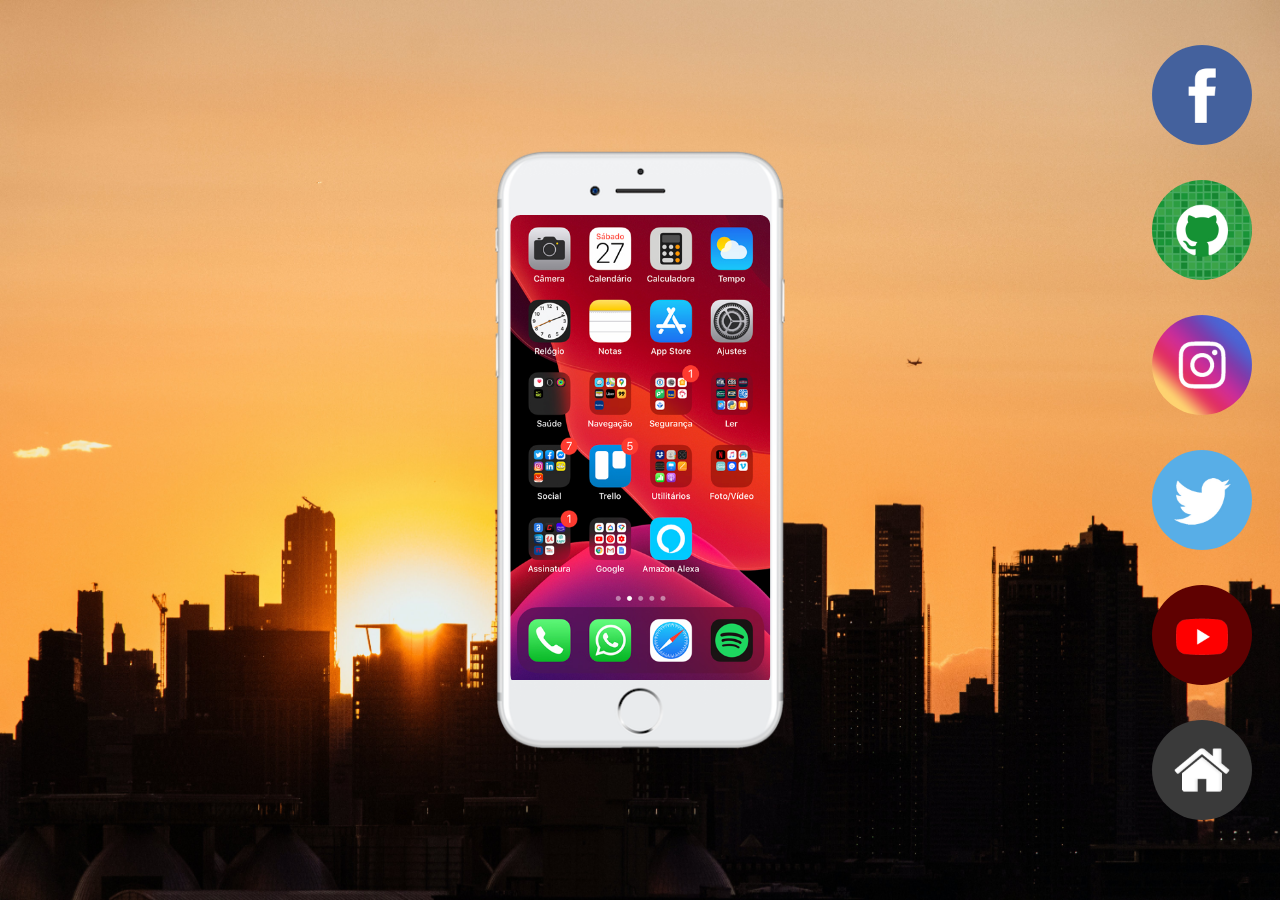
<file: index.html>
<!DOCTYPE html>
<html lang="pt-br">
<head>
    <meta charset="UTF-8">
    <meta name="viewport" content="width=device-width, initial-scale=1.0">
    <title>Projeto Redes Sociais</title>
    <link rel="stylesheet" href="styles/style.css">
    <link rel="stylesheet" href="styles/media.css">
    <link rel="stylesheet" href="styles/mediapq.css">
    <link rel="stylesheet" href="styles/mediacel.css">
    <link rel="shortcut icon" href="pacote-d013/imagens/favicon.ico" type="image/x-icon">
</head>
<body>
    <section class="fundo"> <!--Para colocar a tela do celular-->
        <nav> <!--Criando os ícones-->
            <a href="paginas-telas/pag01.html" target="frame"> <!--Colocando todo o ícone como link-->
                <div class="logofacebook"> </div> <!--Ícone que posso estabelecer a imagem dele no CSS-->
            </a>
            <a href="paginas-telas/pag02.html" target="frame"> <!--Lembrando que o target do link será para o frame, na qual eu nomiei ele lá embaixo com a tag 'name="frame"'-->
                <div class="logogithub" > </div>
            </a>
            <a href="paginas-telas/pag03.html" target="frame">
                <div class="logoinstagram"> </div>
            </a>
            <a href="paginas-telas/pag04.html" target="frame">
                <div class="logotwitter"> </div>
            </a>
            <a href="paginas-telas/pag05.html" target="frame">
                <div class="logoyoutube"> </div>
            </a>
            
            <a href="paginas-telas/paghome.html" target="frame">
                <div class="home"> </div>
            </a>
        </nav>
        <article class="iphone">

            <iframe src="paginas-telas/paghome.html" name="frame"  frameborder="0" referrerpolicy="no-referrer">
            </iframe>

            </article>

        </article>
    </section>

</body>
</html>
</file>
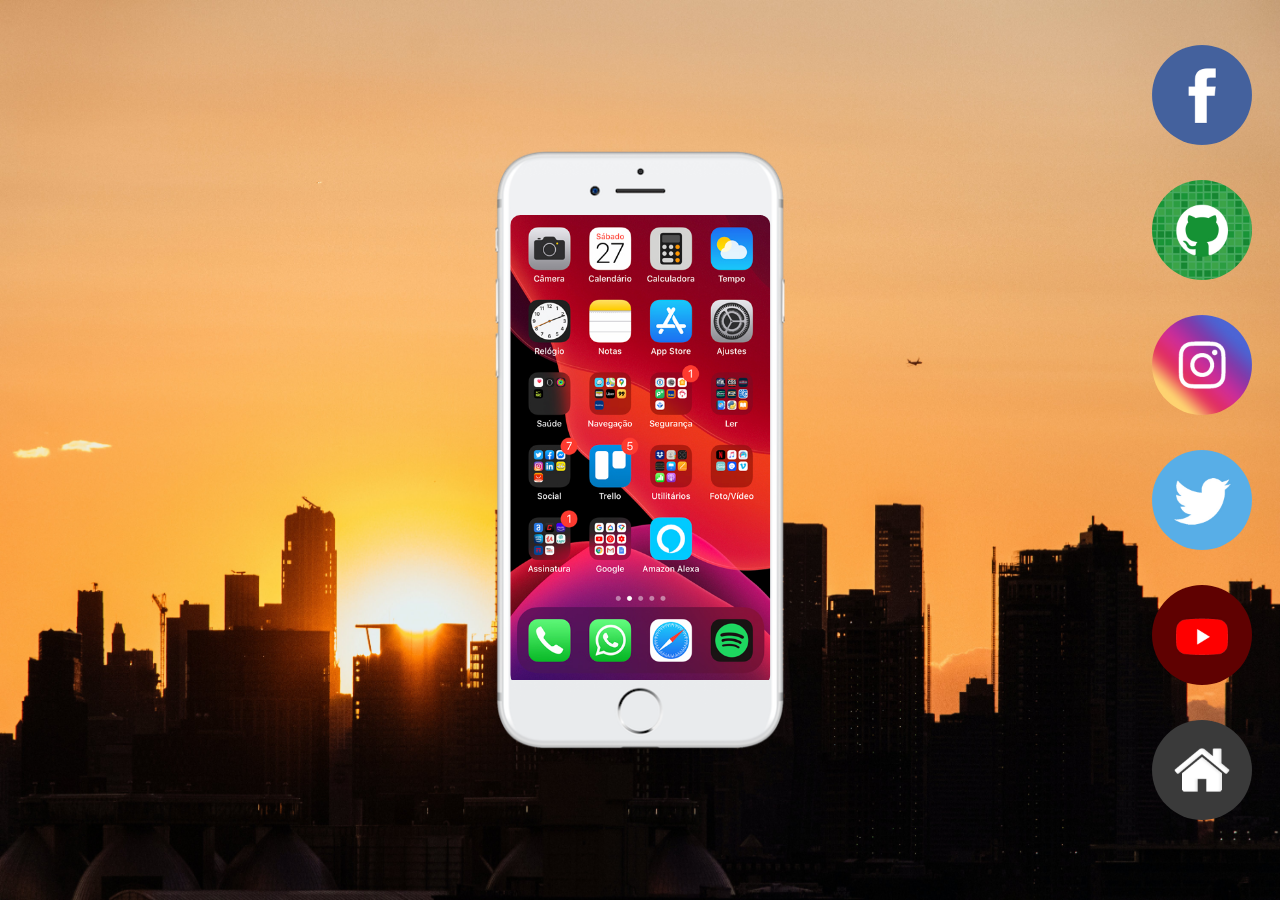
<file: projetoredessociais.html>
<!DOCTYPE html>
<html lang="pt-br">
<head>
    <meta charset="UTF-8">
    <meta name="viewport" content="width=device-width, initial-scale=1.0">
    <title>Projeto Redes Sociais</title>
    <link rel="stylesheet" href="styles/style.css">
    <link rel="stylesheet" href="styles/media.css">
    <link rel="stylesheet" href="styles/mediapq.css">
    <link rel="shortcut icon" href="pacote-d013/imagens/favicon.ico" type="image/x-icon">
</head>
<body>
    <section class="fundo"> <!--Para colocar a tela do celular-->
        <nav> <!--Criando os ícones-->
            <a href="paginas-telas/pag01.html" target="frame"> <!--Colocando todo o ícone como link-->
                <div class="logofacebook"> </div> <!--Ícone que posso estabelecer a imagem dele no CSS-->
            </a>
            <a href="paginas-telas/pag02.html" target="frame"> <!--Lembrando que o target do link será para o frame, na qual eu nomiei ele lá embaixo com a tag 'name="frame"'-->
                <div class="logogithub" > </div>
            </a>
            <a href="paginas-telas/pag03.html" target="frame">
                <div class="logoinstagram"> </div>
            </a>
            <a href="paginas-telas/pag04.html" target="frame">
                <div class="logotwitter"> </div>
            </a>
            <a href="paginas-telas/pag05.html" target="frame">
                <div class="logoyoutube"> </div>
            </a>
            
            <a href="paginas-telas/paghome.html" target="frame">
                <div class="home"> </div>
            </a>
        </nav>
        <article class="iphone">

            <iframe src="paginas-telas/paghome.html" name="frame"  frameborder="0" referrerpolicy="no-referrer">
            </iframe>

            </article>

        </article>
    </section>

</body>
</html>
</file>
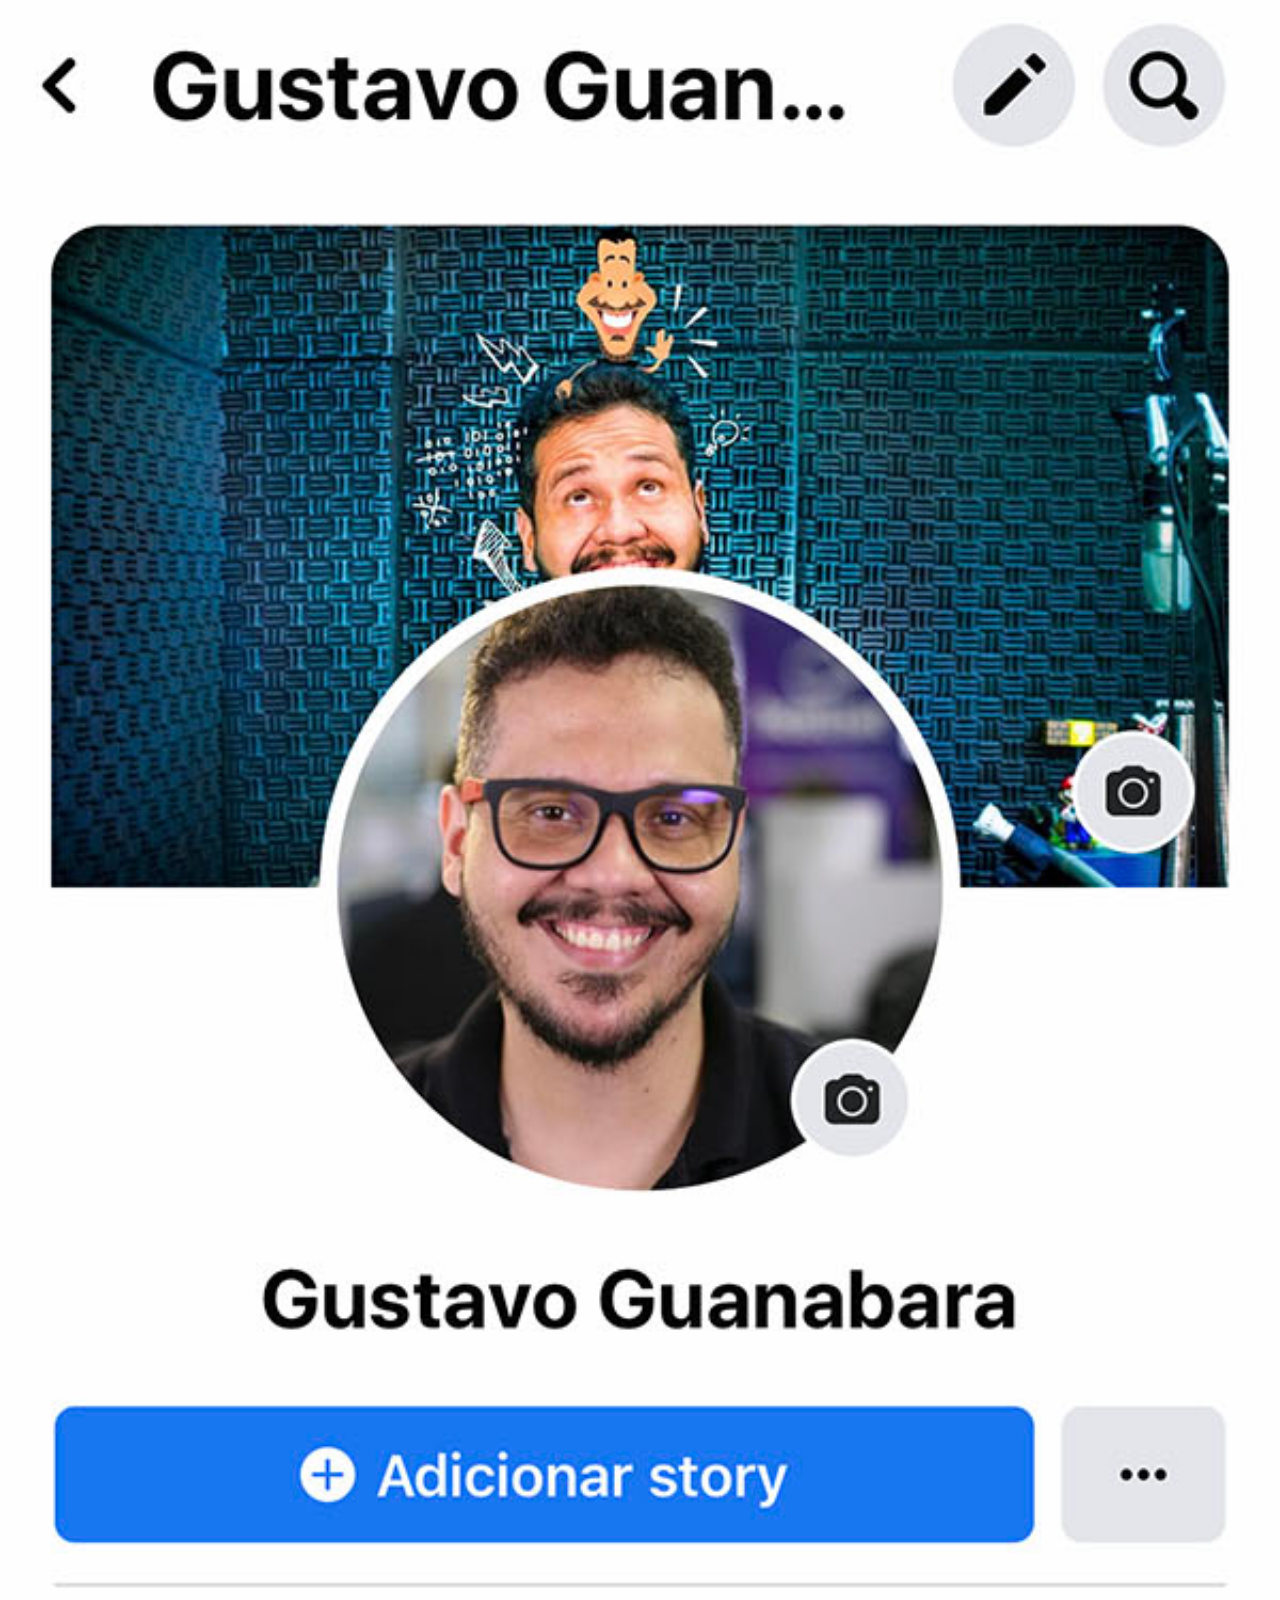
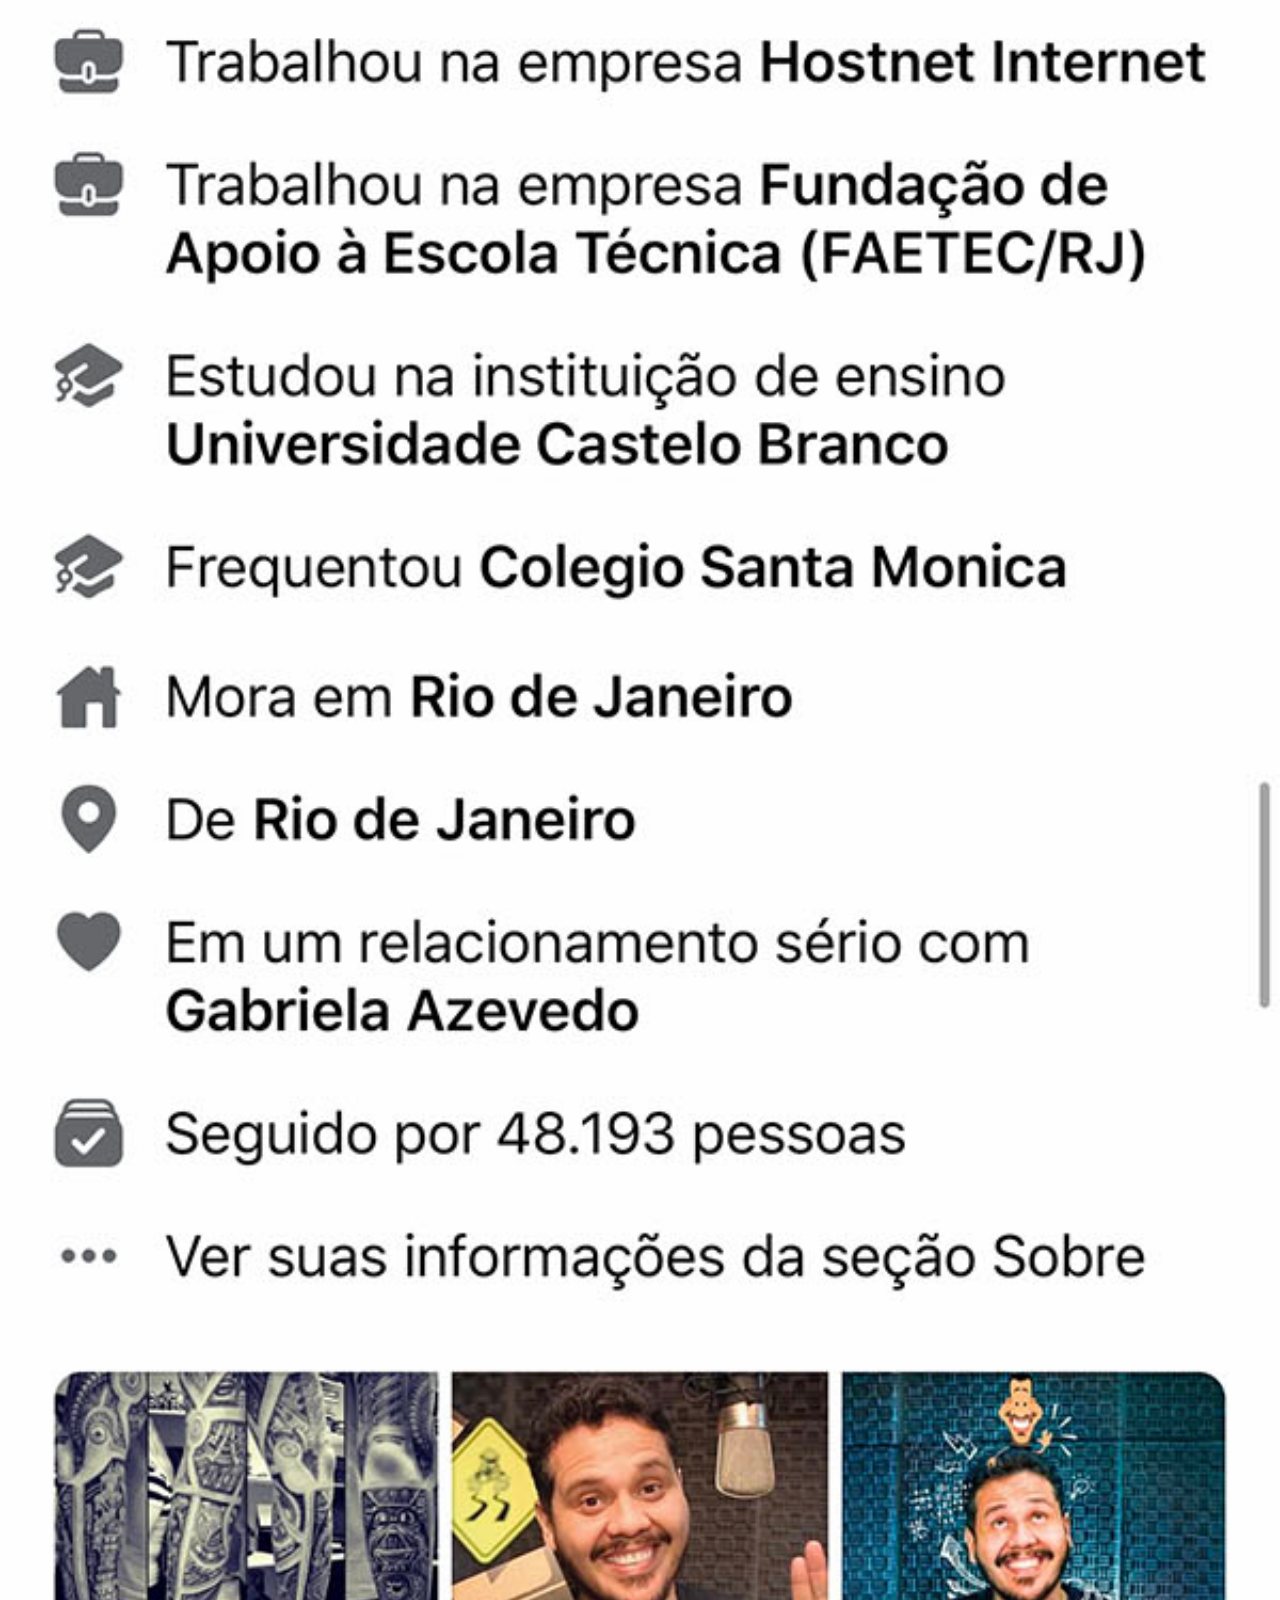
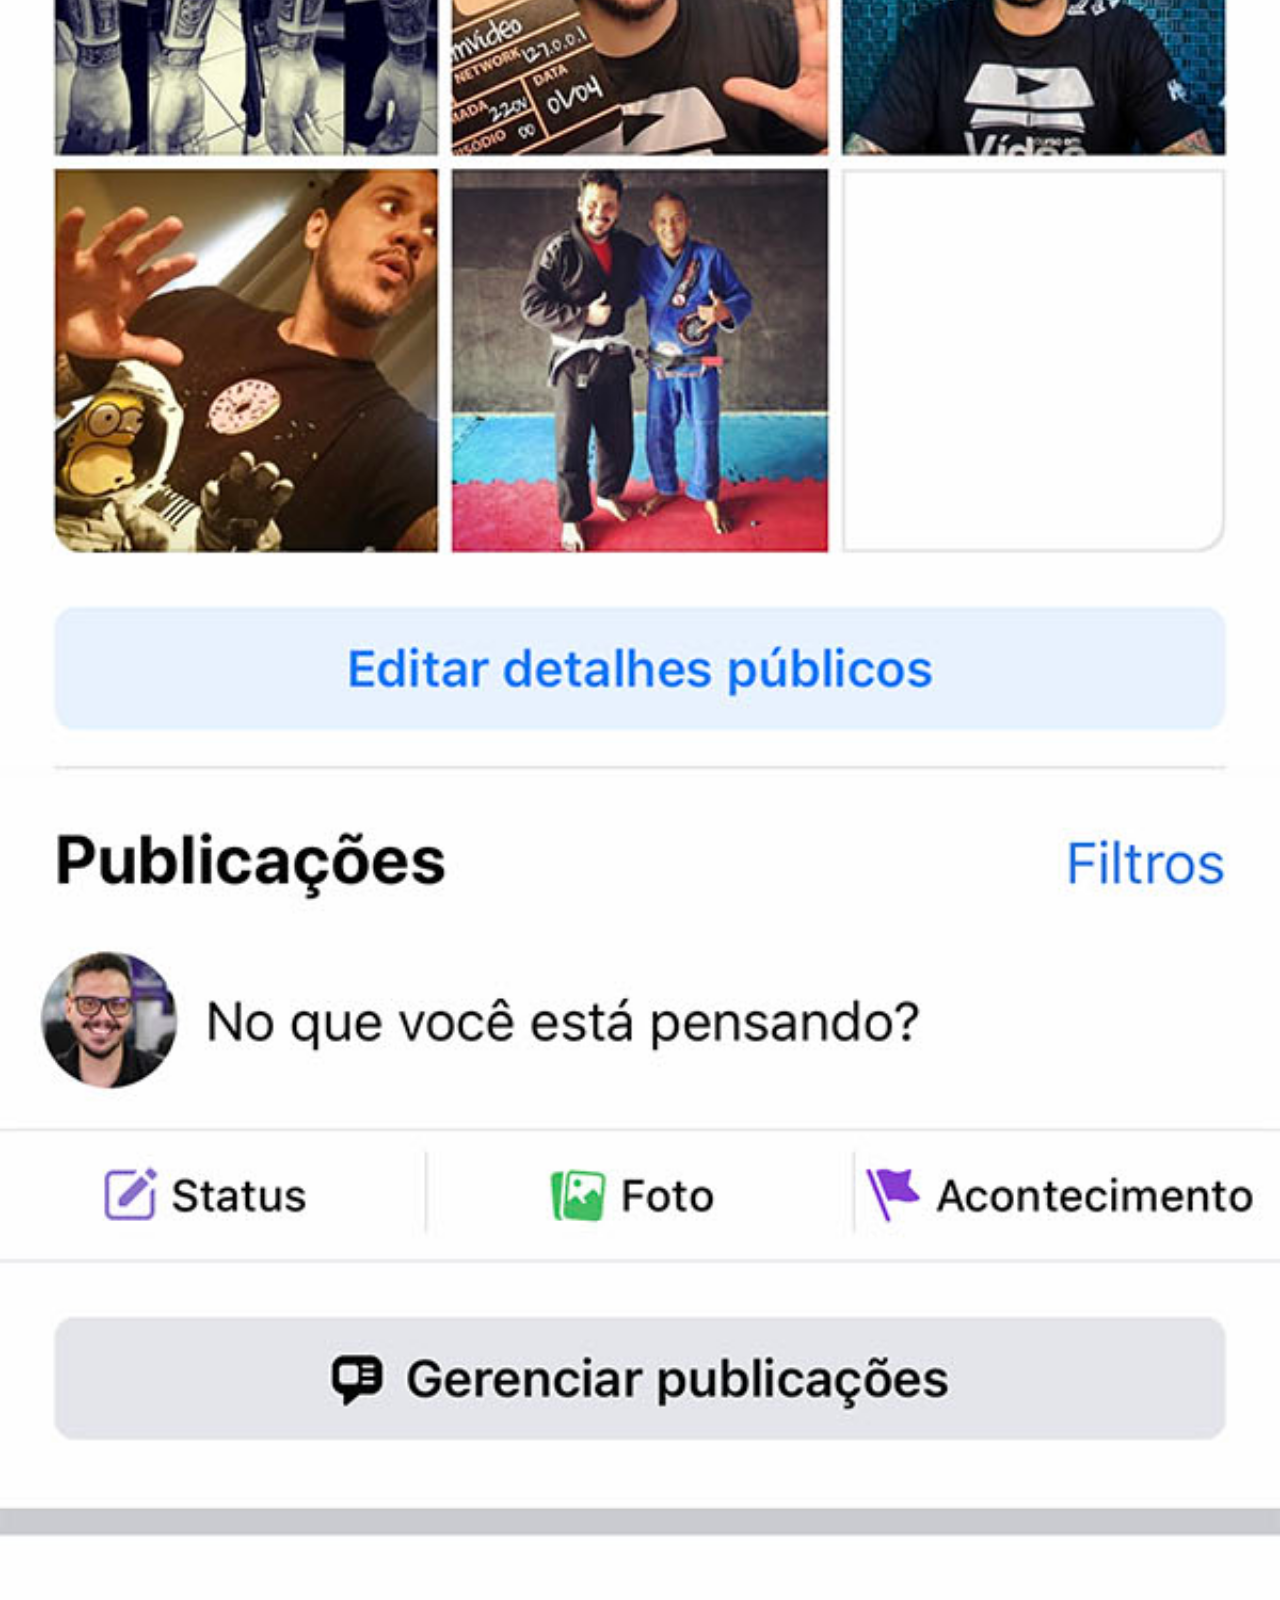
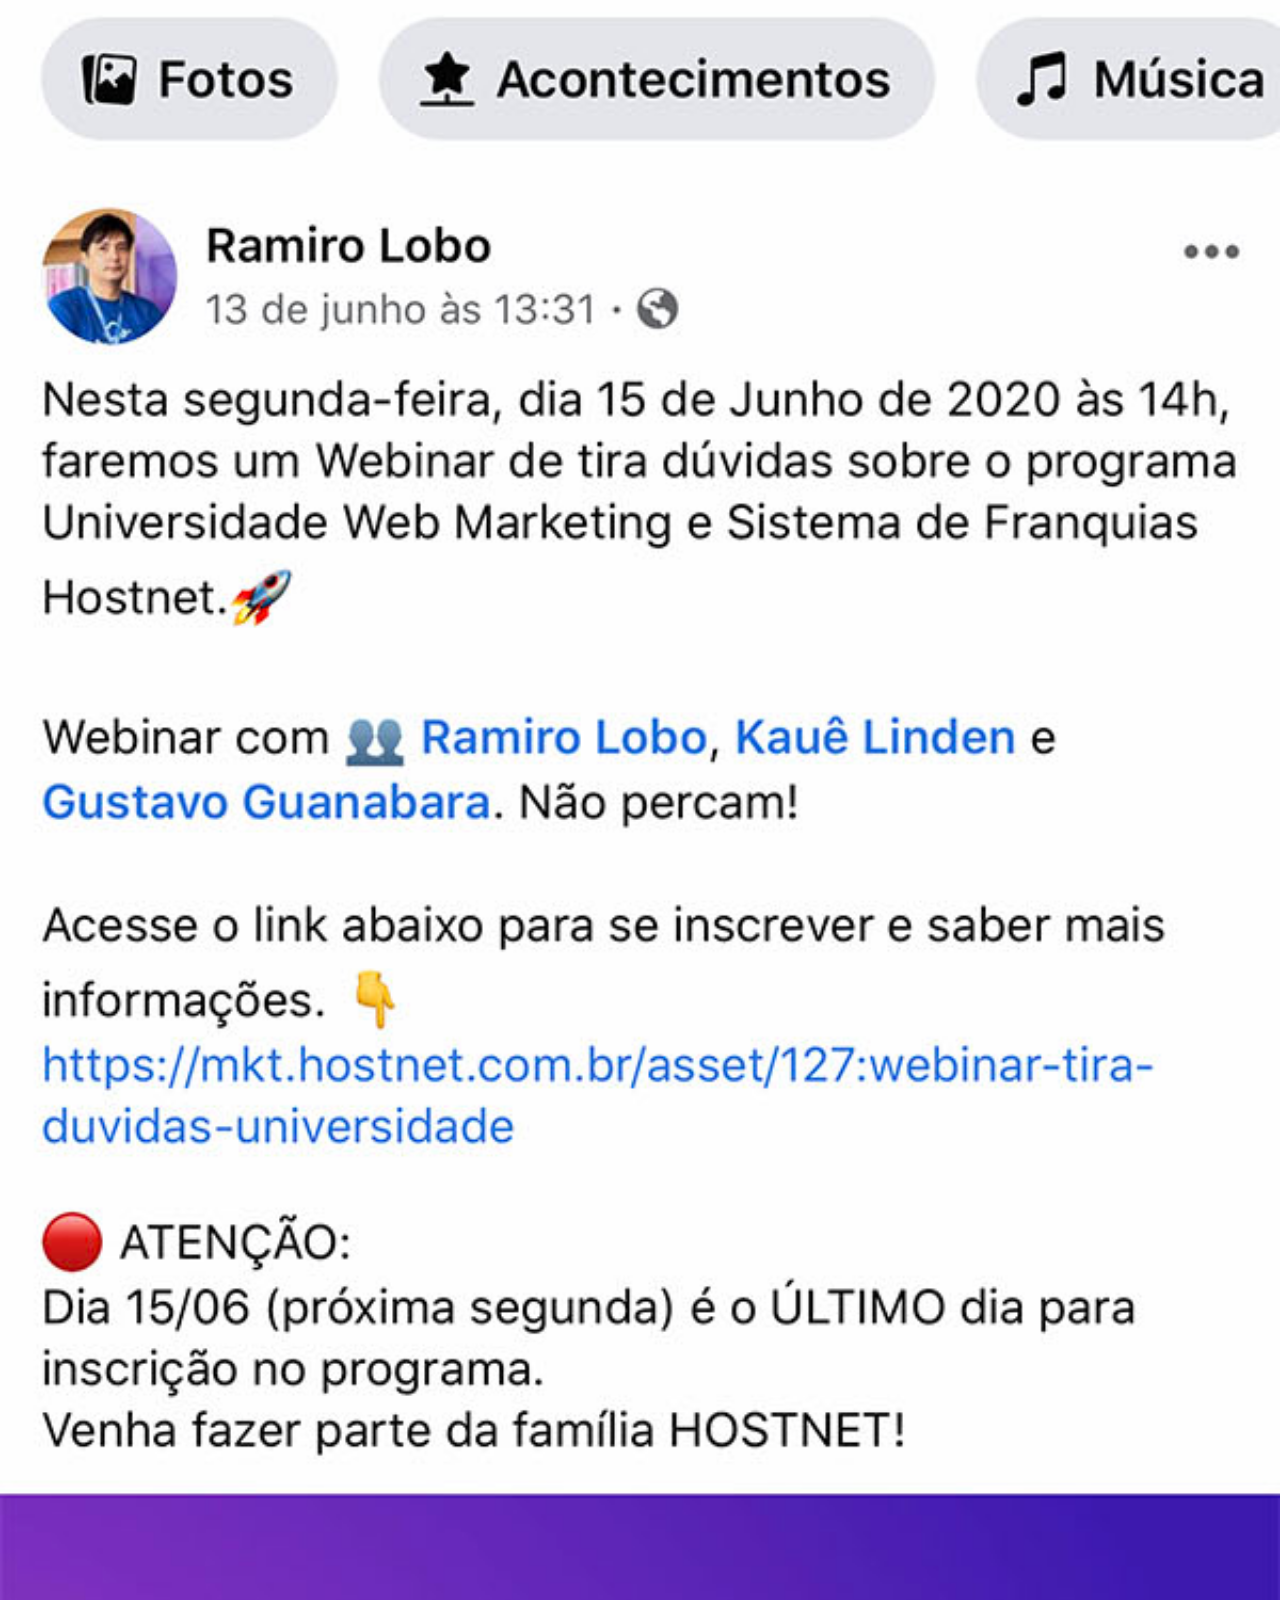
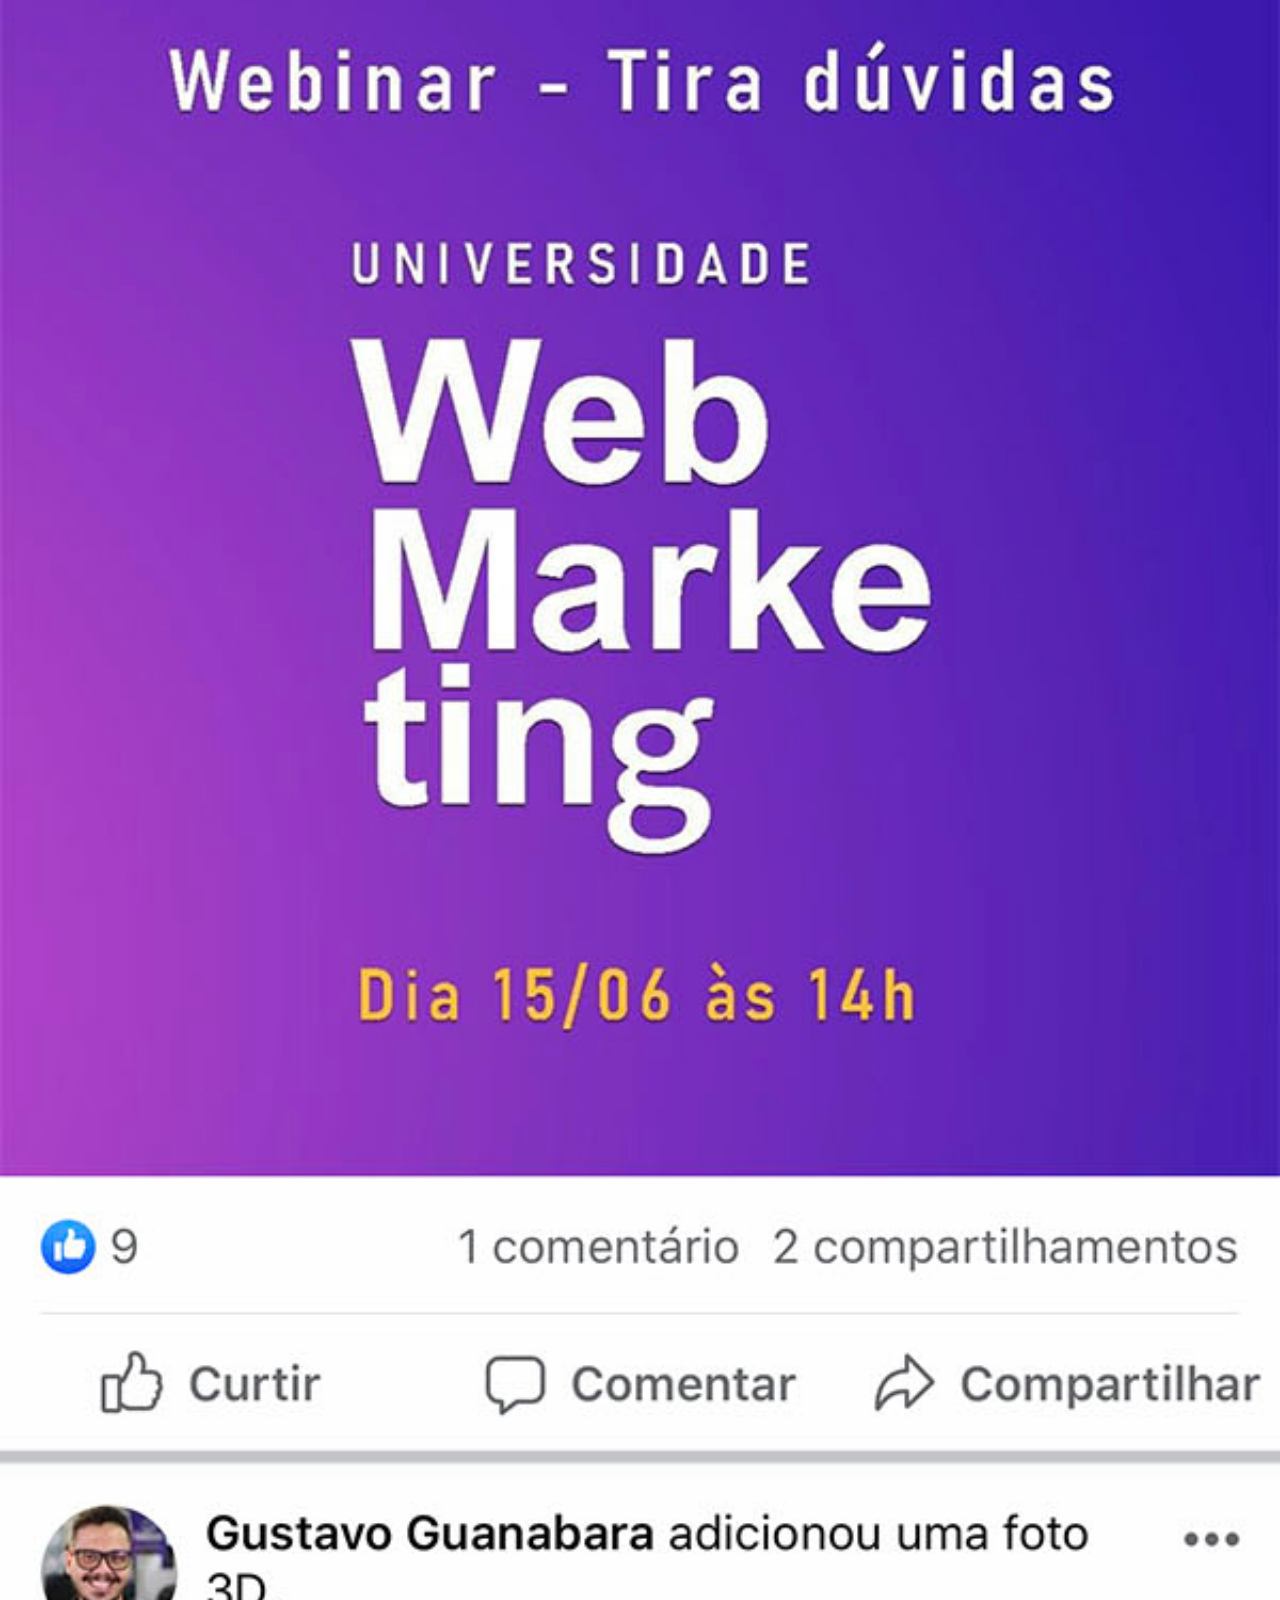
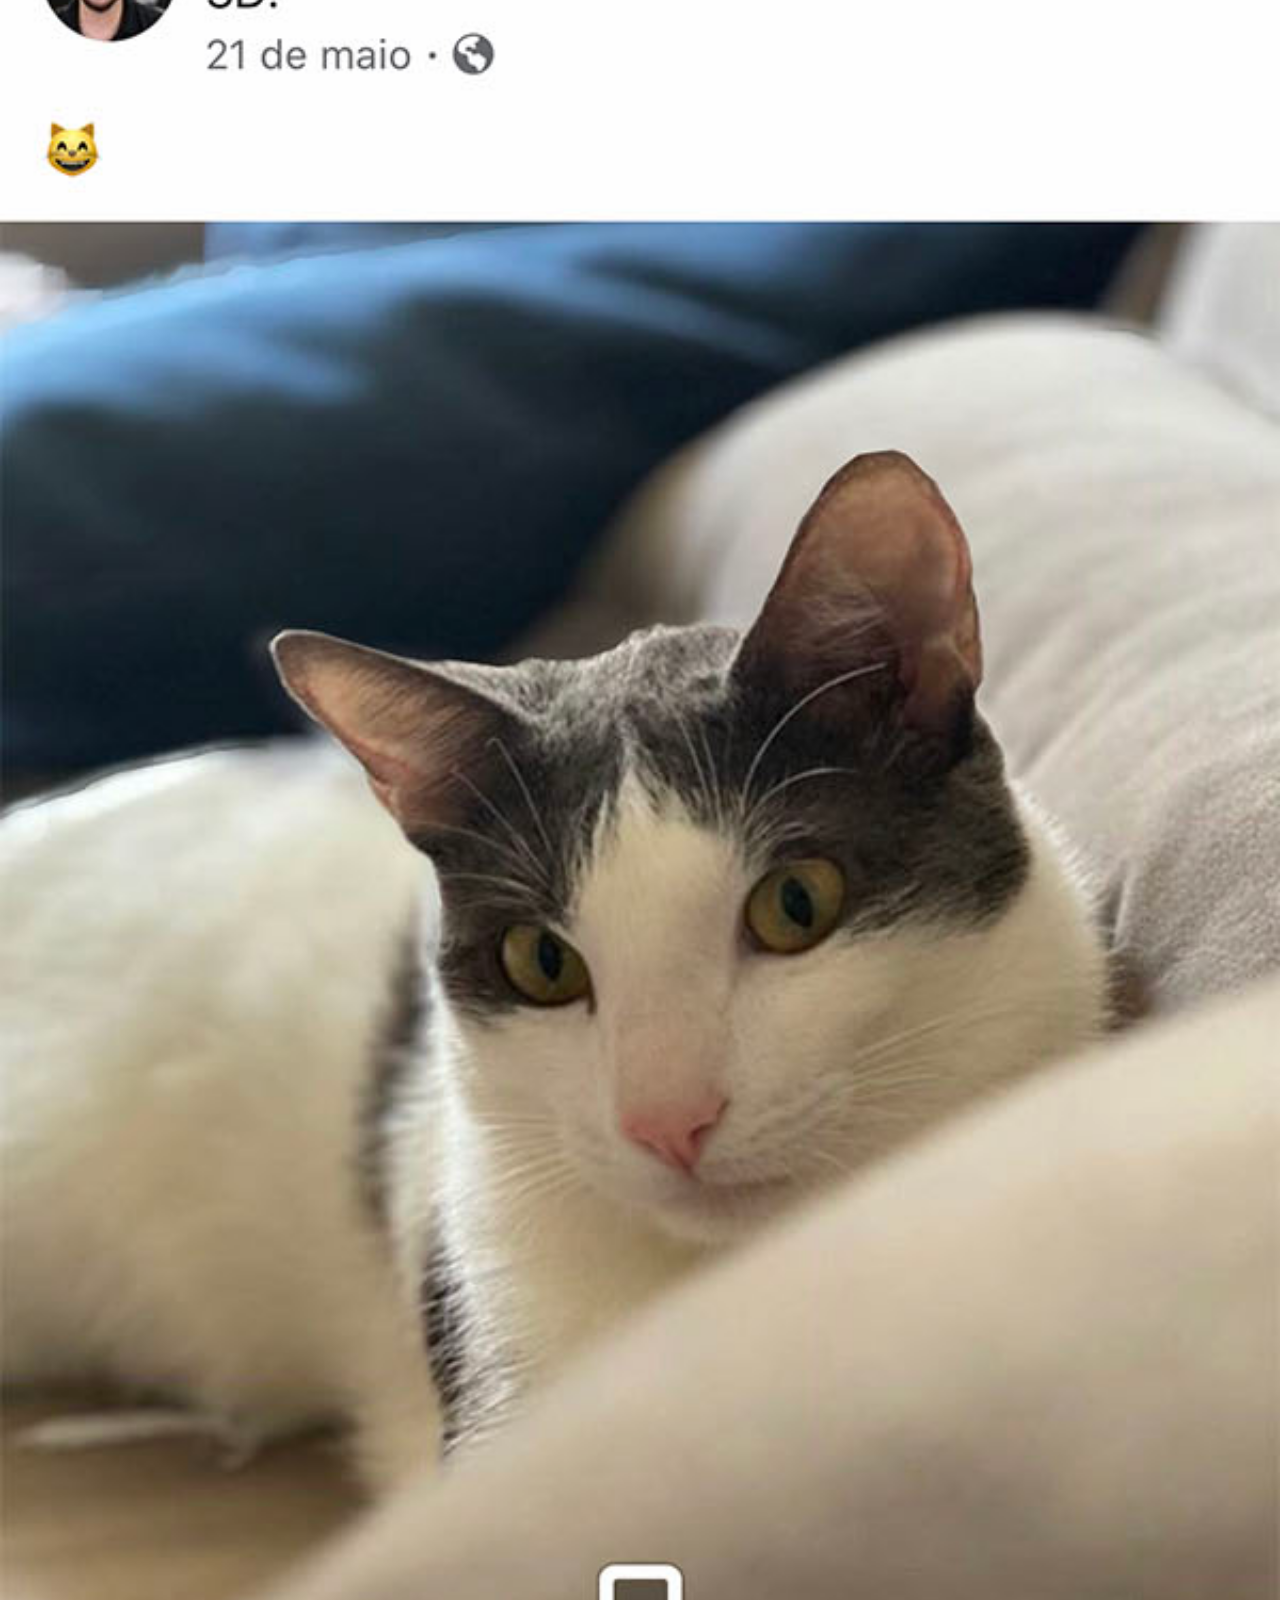
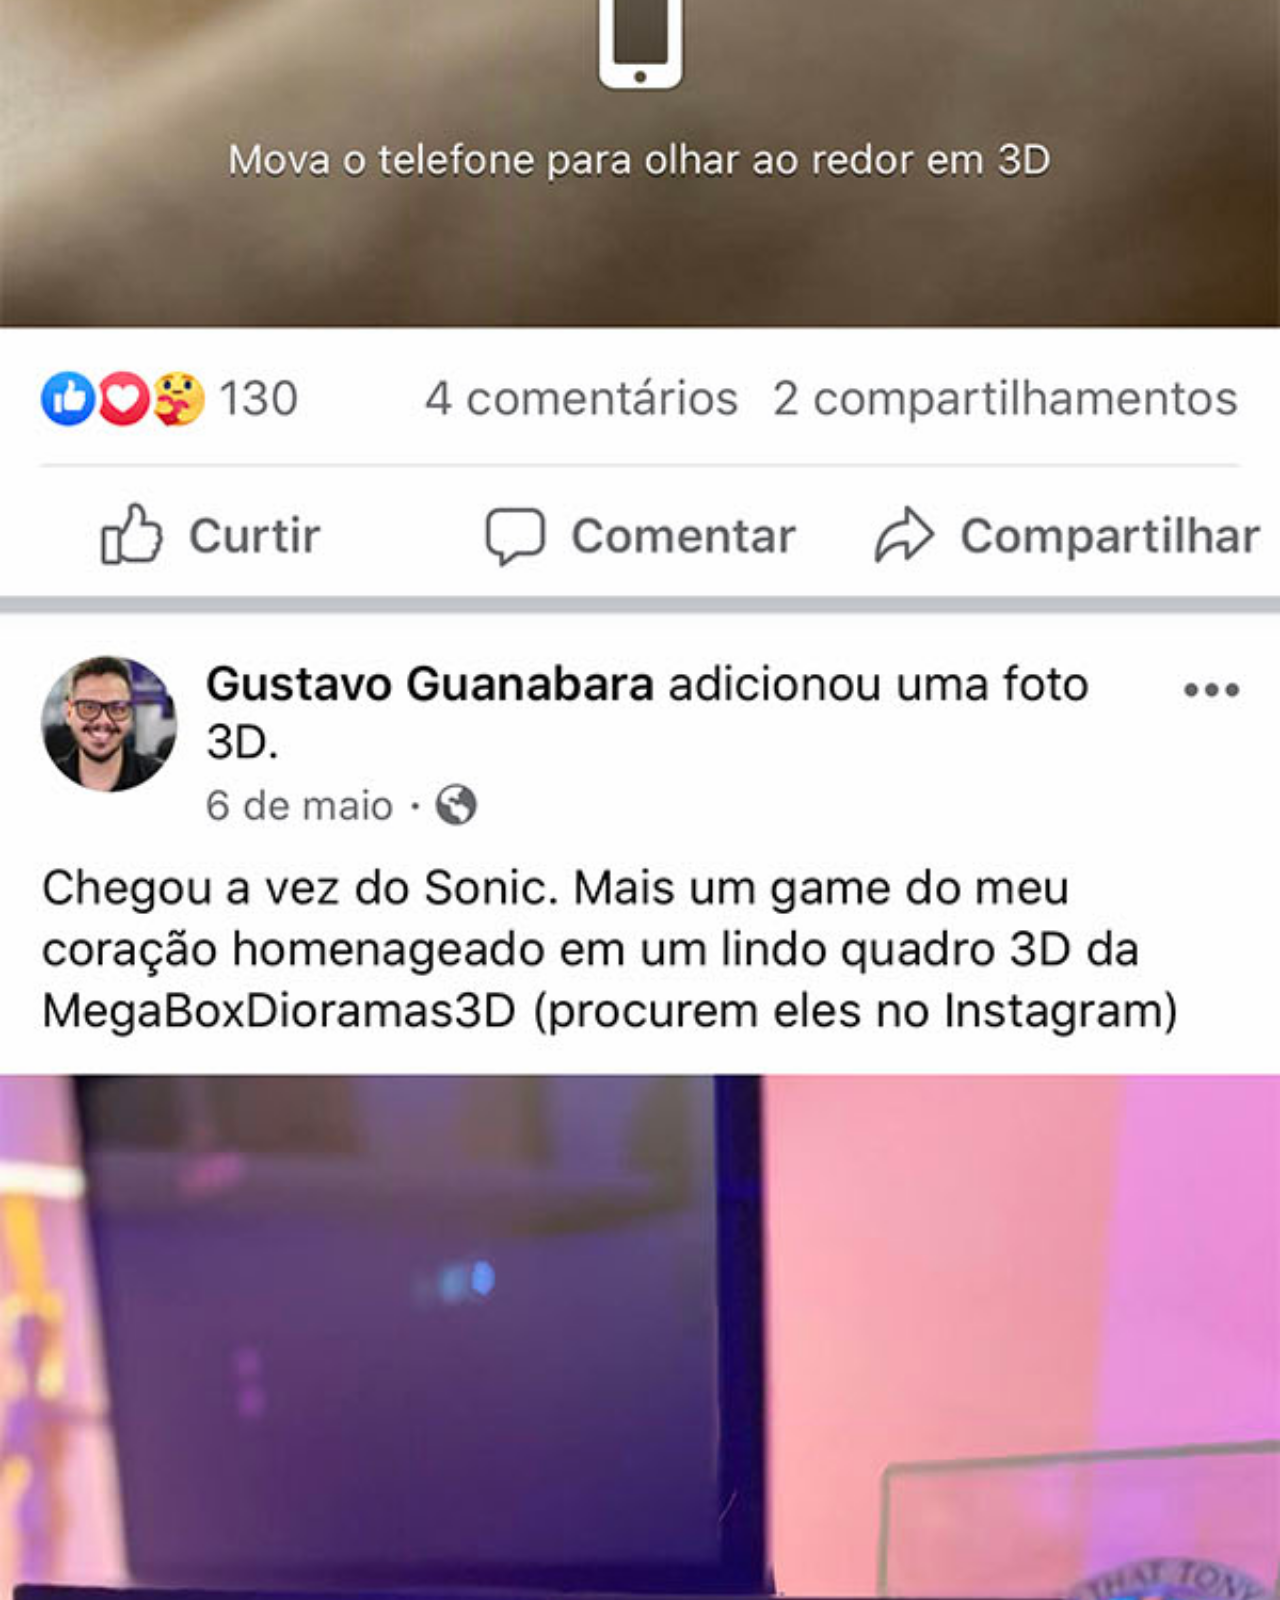
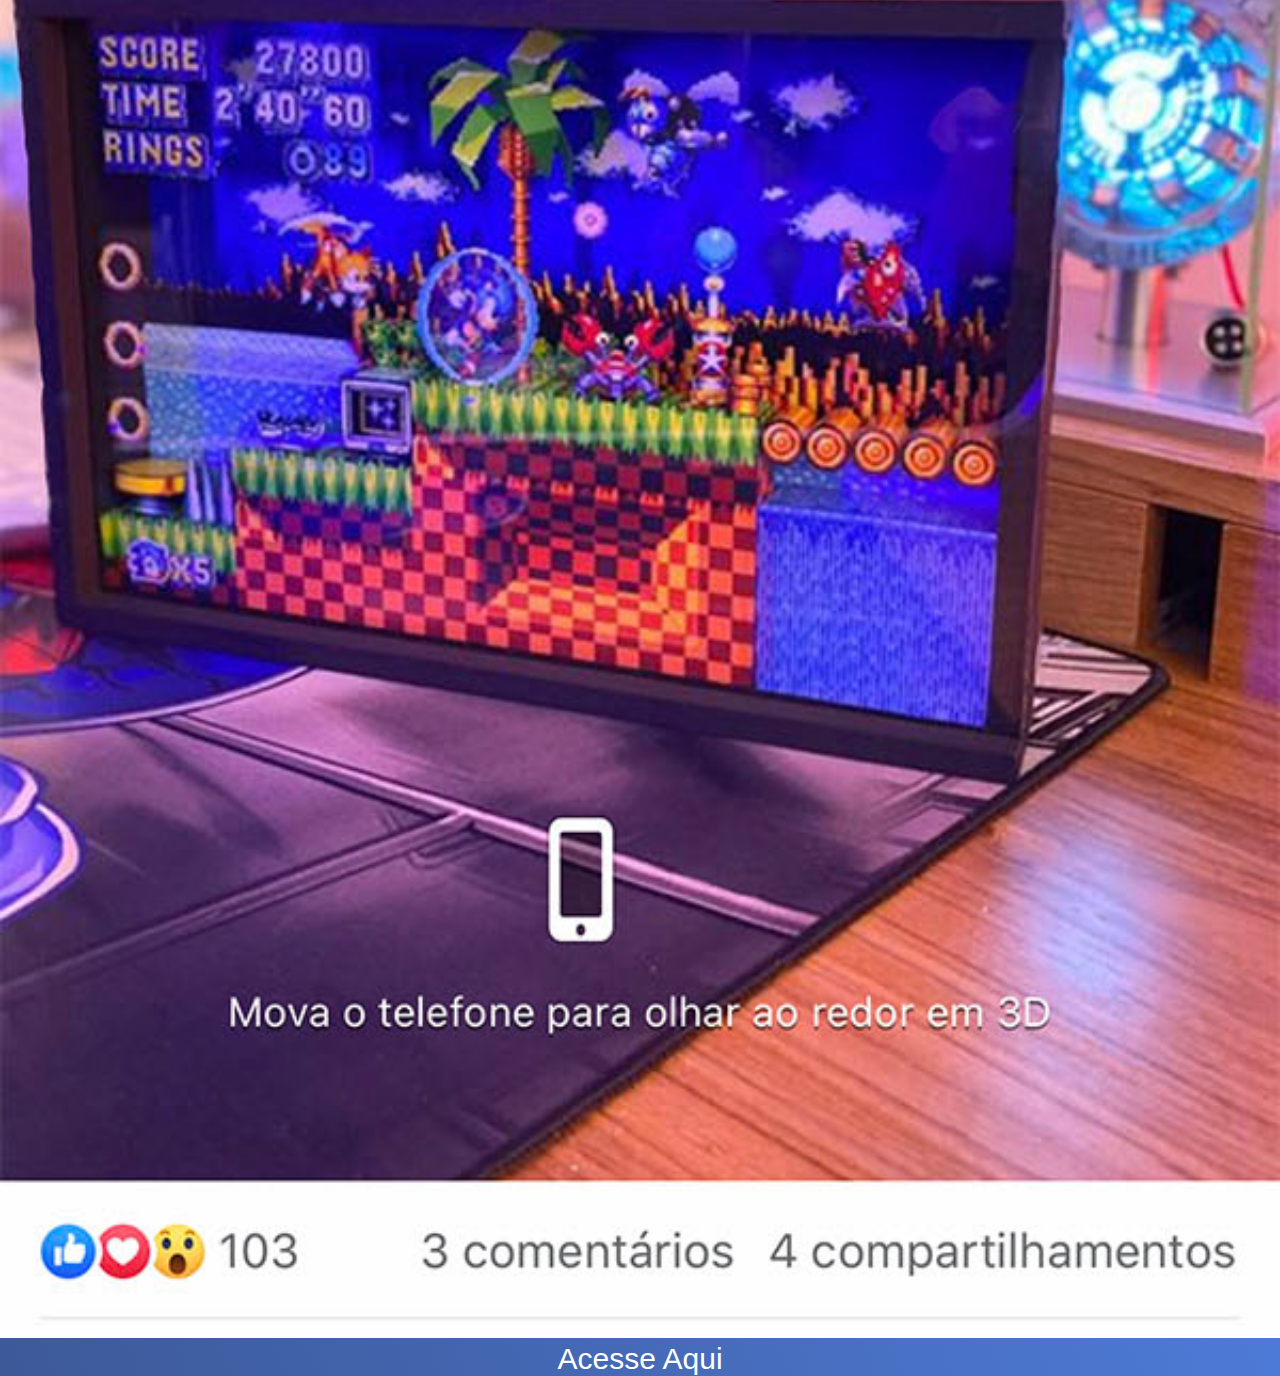
<file: paginas-telas/pag01.html>
<!DOCTYPE html>
<html lang="pt-br">
<head>
    <meta charset="UTF-8">
    <meta name="viewport" content="width=device-width, initial-scale=1.0">
    <title>Document</title>
    <style>
        * {
            margin: 0%;
            padding: 0%;
        }
        img {
            width: 100%;
            height: 100%;
        }
        ::-webkit-scrollbar {
            width: 0px;
            height: 0px;
        }
        div, a  {
            background-image: linear-gradient(68deg, #3D5998, #5890FF, #5890FF, #8497BF);
            text-decoration: none;
        }
        p {
            font-size: 30px;
            color: white;
            text-align: center;
            font-family: 'Trebuchet MS', 'Lucida Sans Unicode', 'Lucida Grande', 'Lucida Sans', Arial, sans-serif;
        }
        p:hover {
            text-shadow: 0px 0px 20px black;
        }
    </style>
</head>
<body>
    <div>
        <img src="../pacote-d013/imagens/tela-facebook.jpg" alt="telafacebook">
        <a href="https://www.facebook.com/gustavoguanabara/?locale=pt_BR" target="_blank">
            <p>Acesse Aqui</p>
    </div>
</body>
</html>
</file>
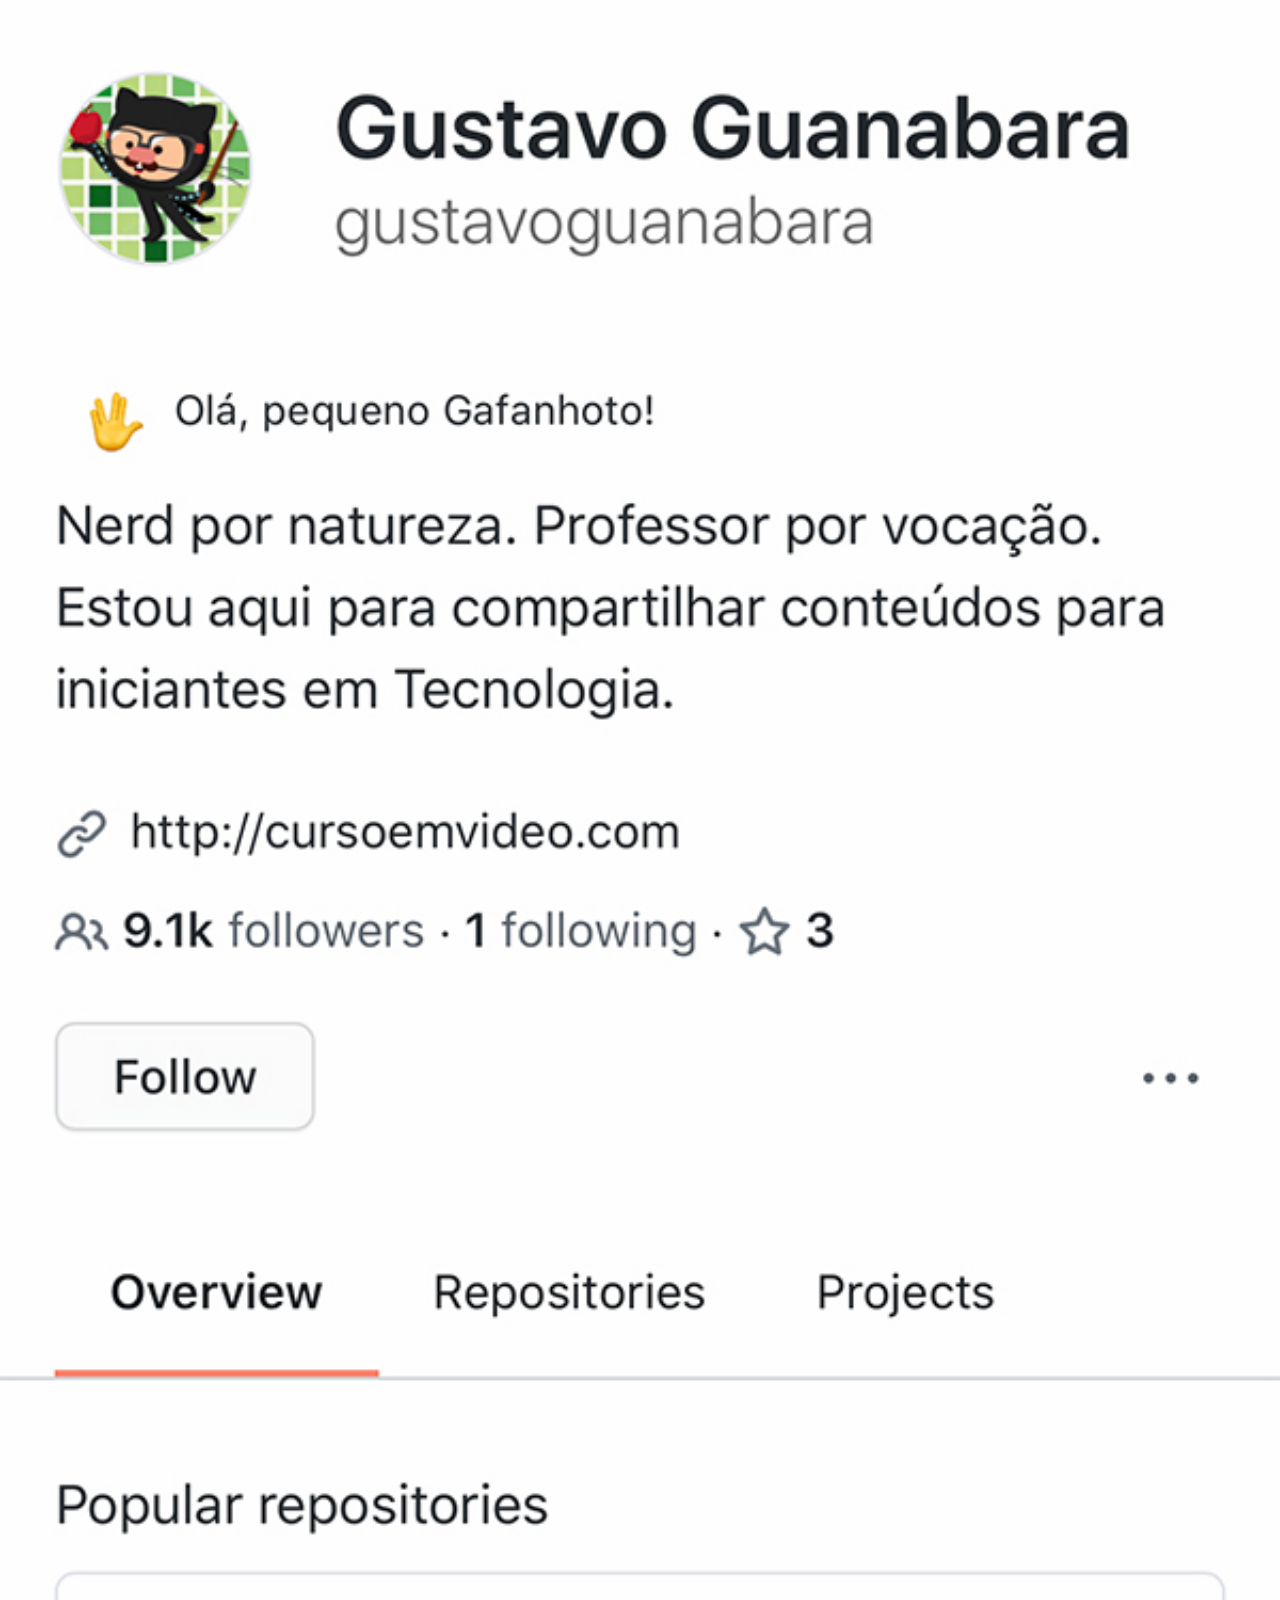
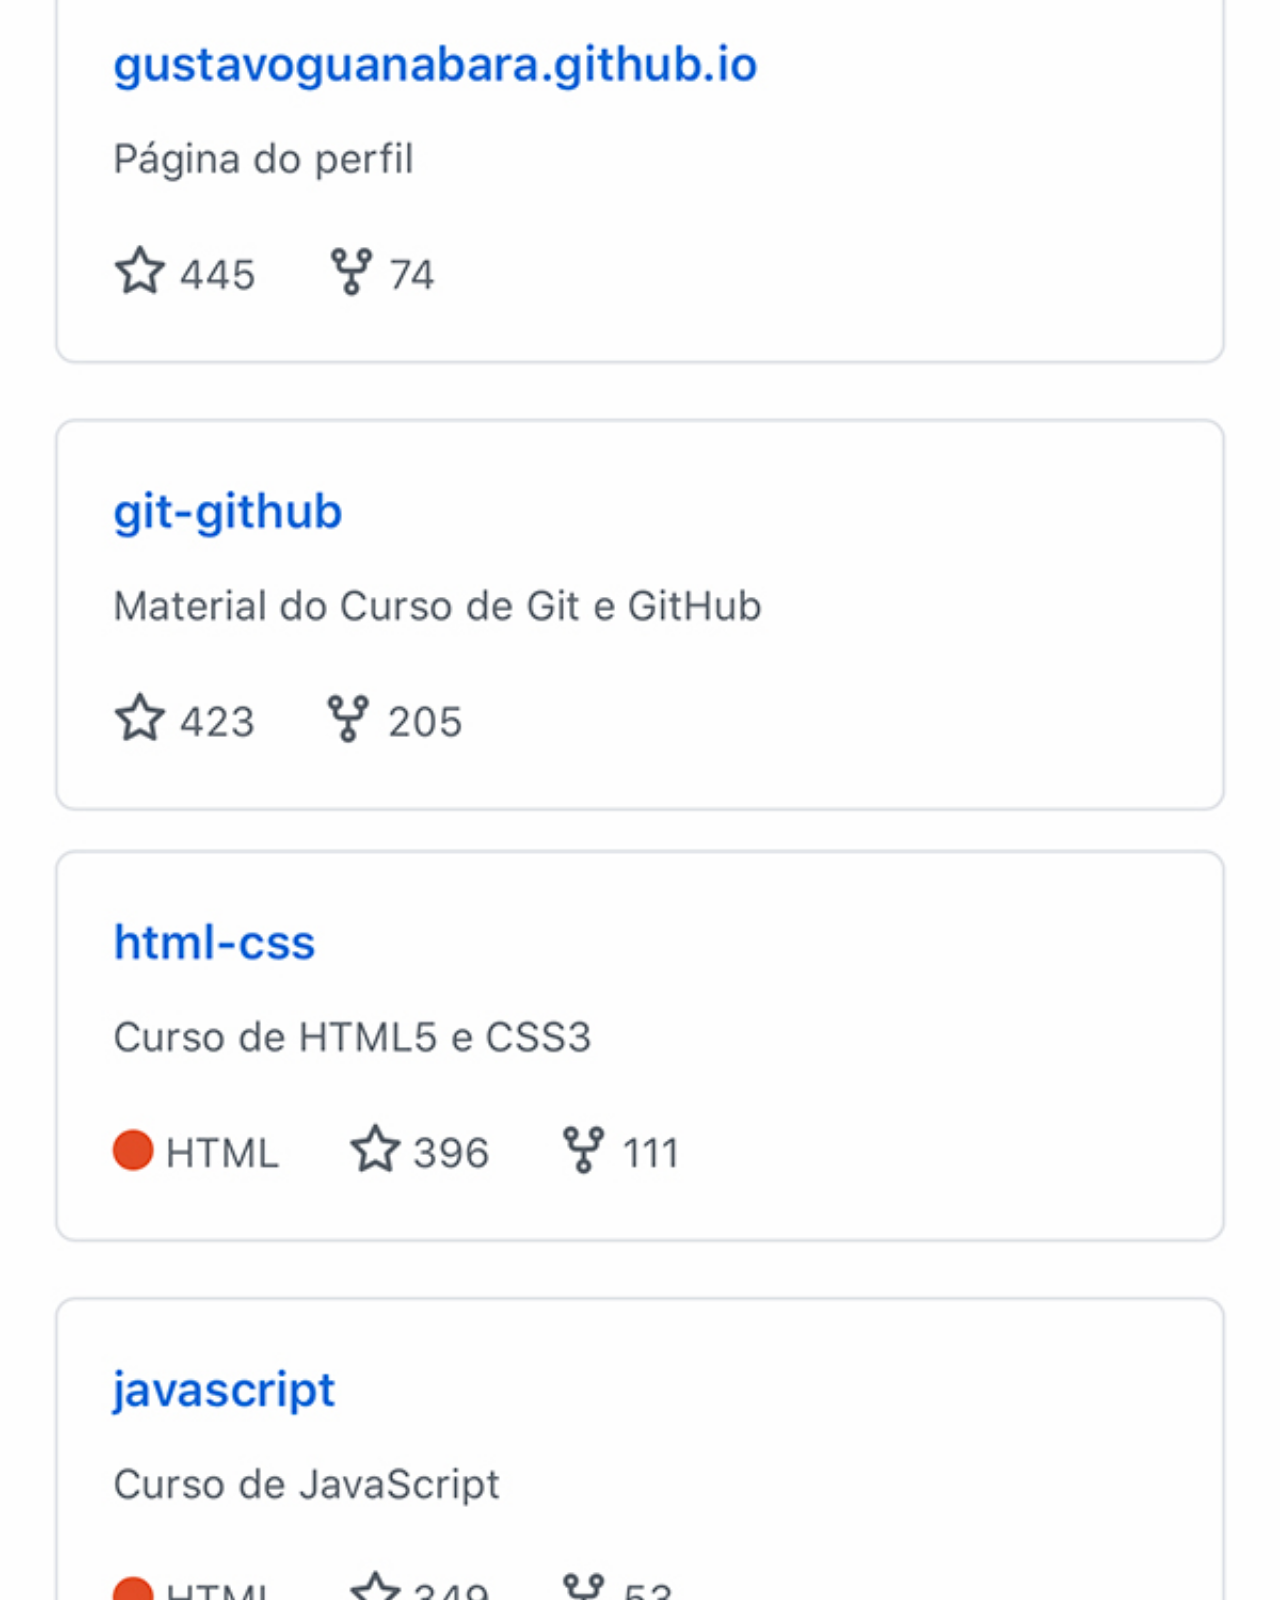
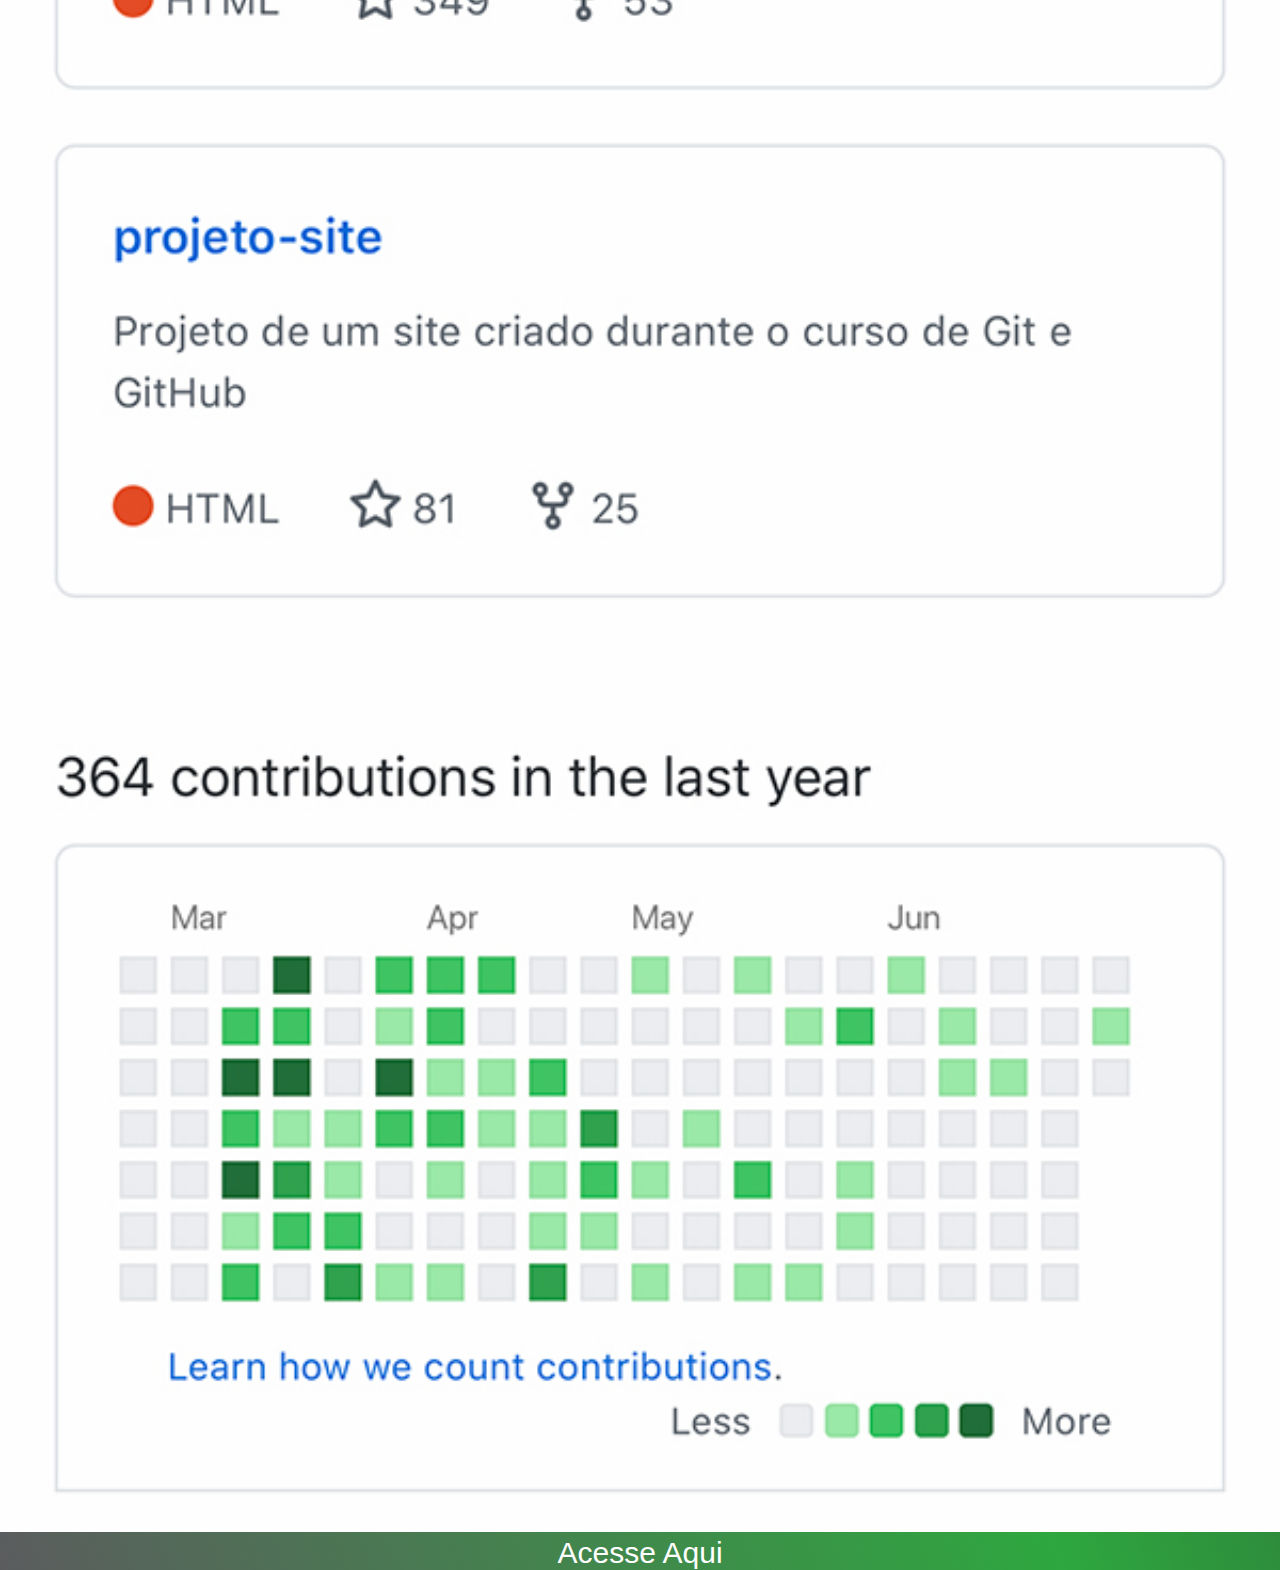
<file: paginas-telas/pag02.html>
<!DOCTYPE html>
<html lang="pt-br">
<head>
    <meta charset="UTF-8">
    <meta name="viewport" content="width=device-width, initial-scale=1.0">
    <title>Document</title>
    <style>
        * {
            margin: 0%;
            padding: 0%;
        }
        img {
            width: 100%;
            height: 100%;
        }
        ::-webkit-scrollbar {
            width: 0px;
            height: 0px;
        }
        div, a  {
            background-image: linear-gradient(68.15deg, #5b5c5e, #2EA73F, #2C2C2E, #201F24);
            text-decoration: none;
        }
        p {
            font-size: 30px;
            color: white;
            text-align: center;
            font-family: 'Trebuchet MS', 'Lucida Sans Unicode', 'Lucida Grande', 'Lucida Sans', Arial, sans-serif;
        }
        p:hover {
            text-shadow: 0px 0px 20px black;
        }
    </style>
</head>
<body>
    <div>
        <img src="../pacote-d013/imagens/tela-github.jpg" alt="telagithub">
            <a href="https://github.com/gustavoguanabara" target="_blank">
                <p>Acesse Aqui</p>
            </a>
        </div>
</body>
</html>
</file>
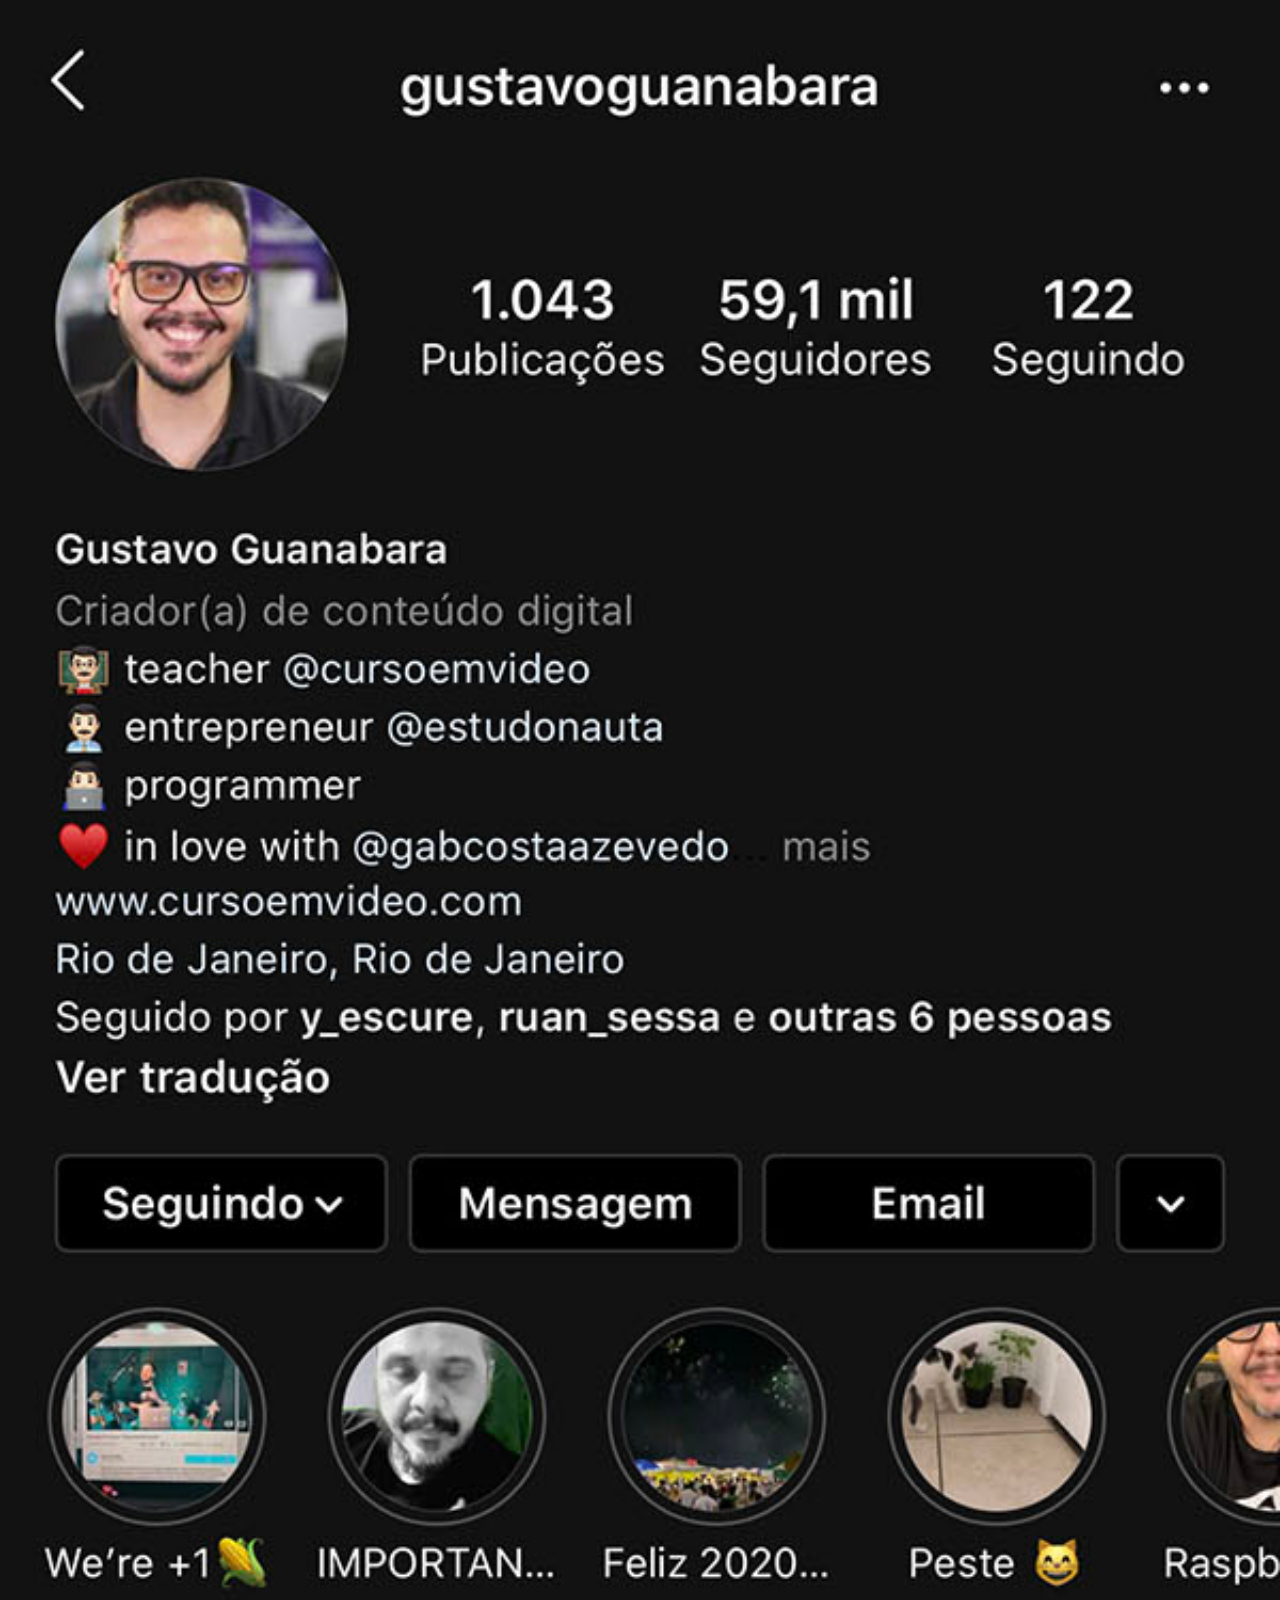
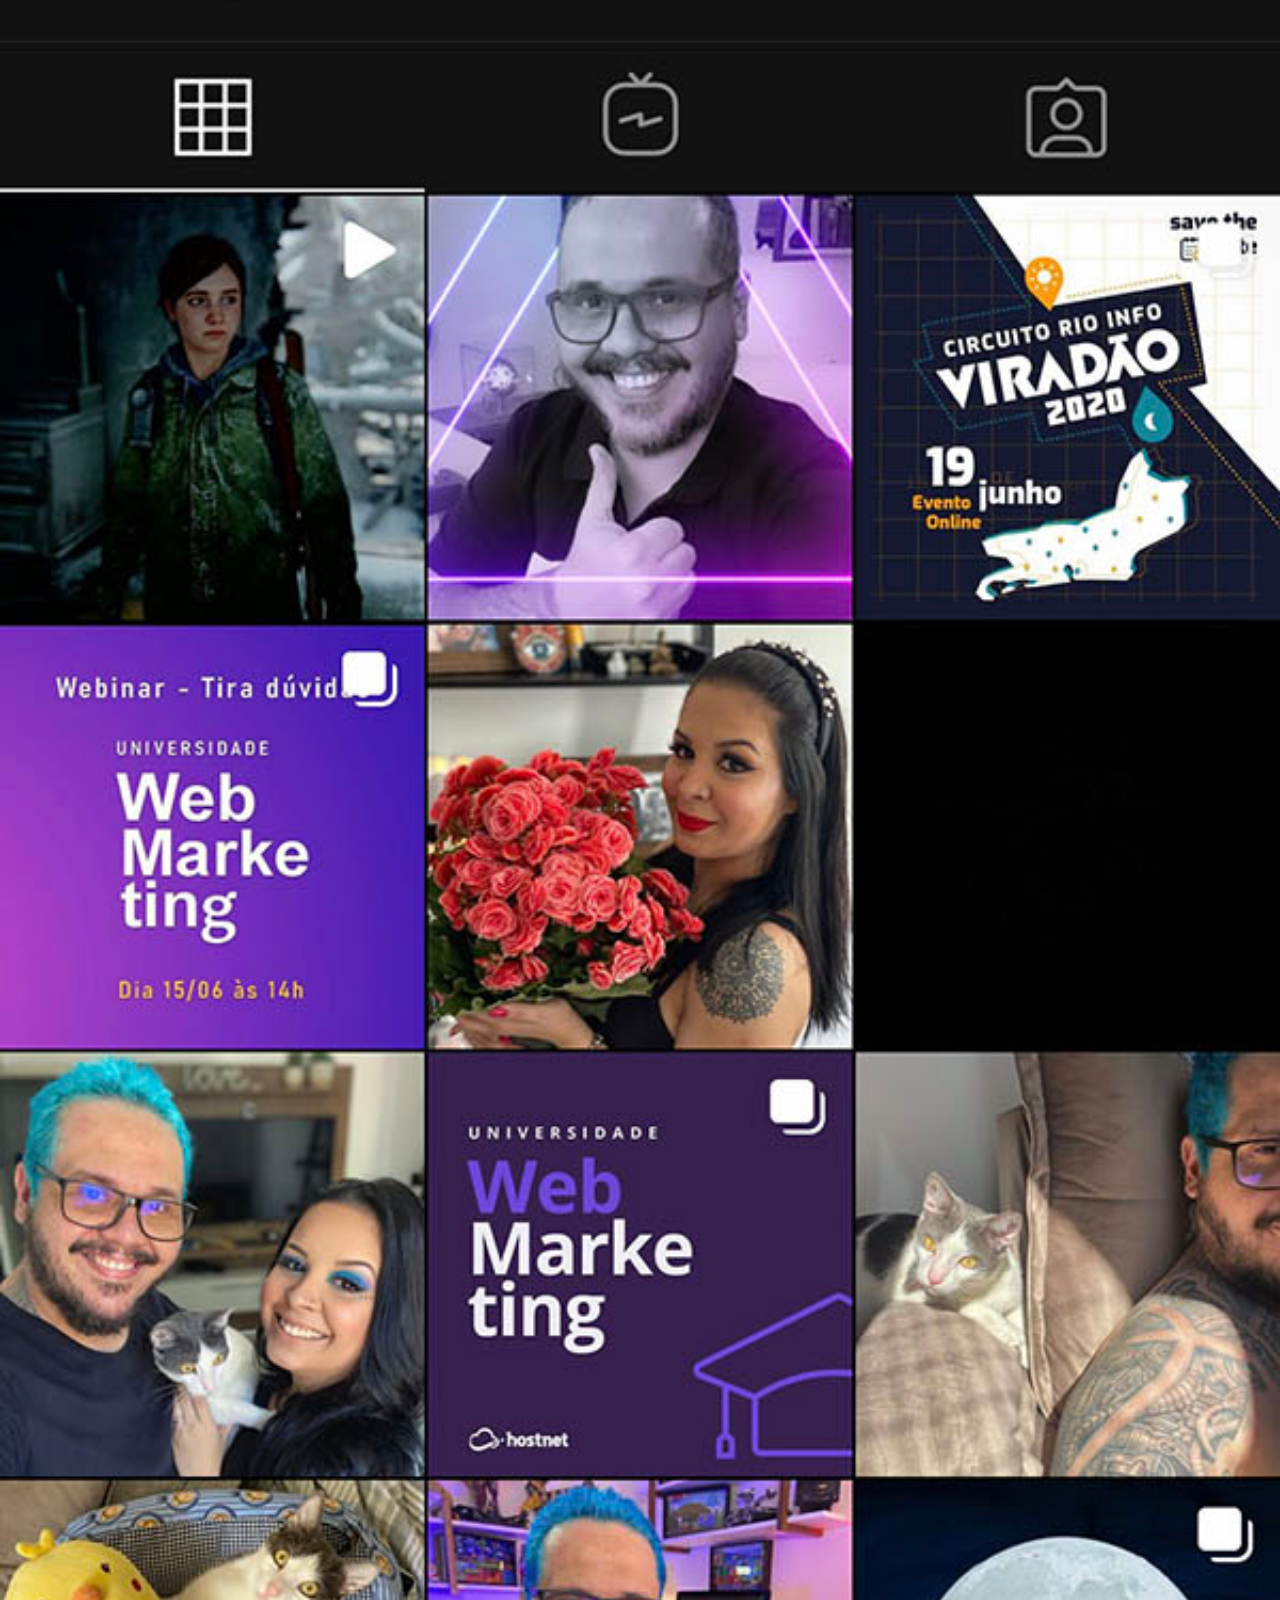
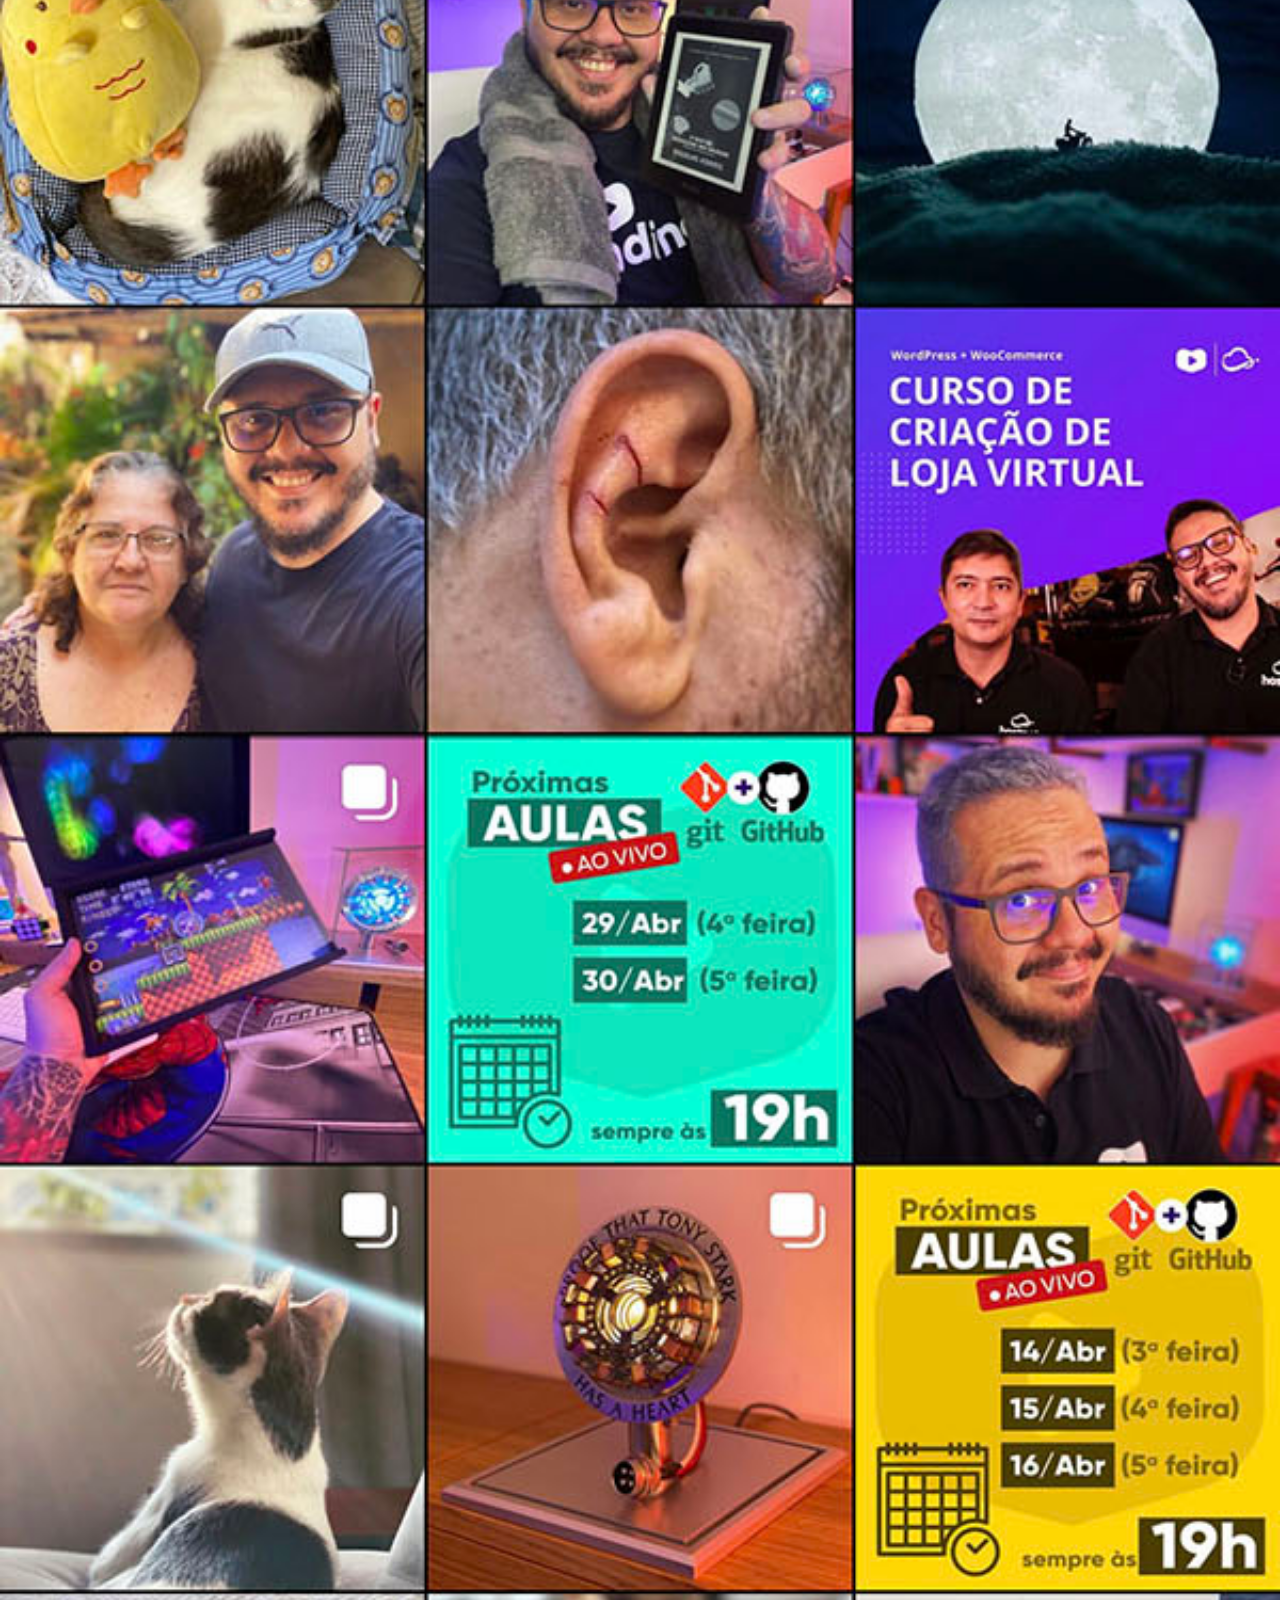
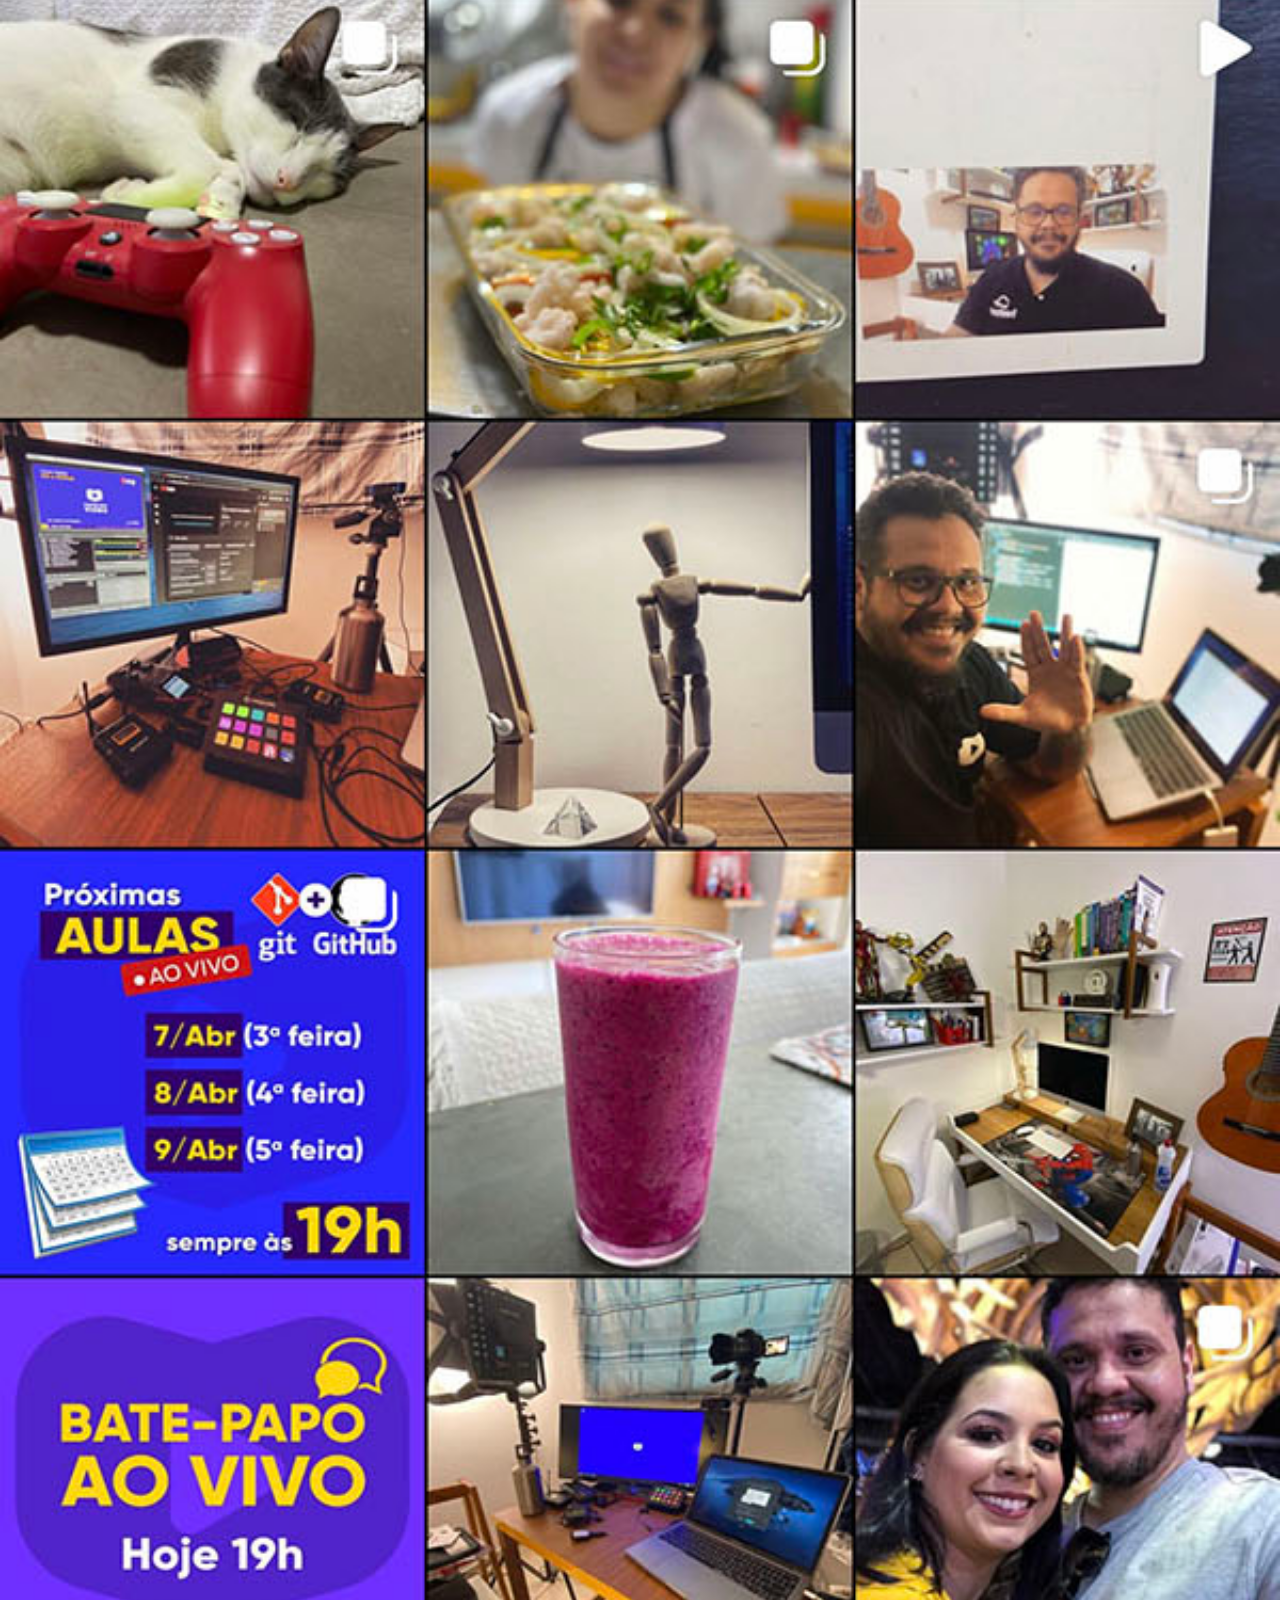
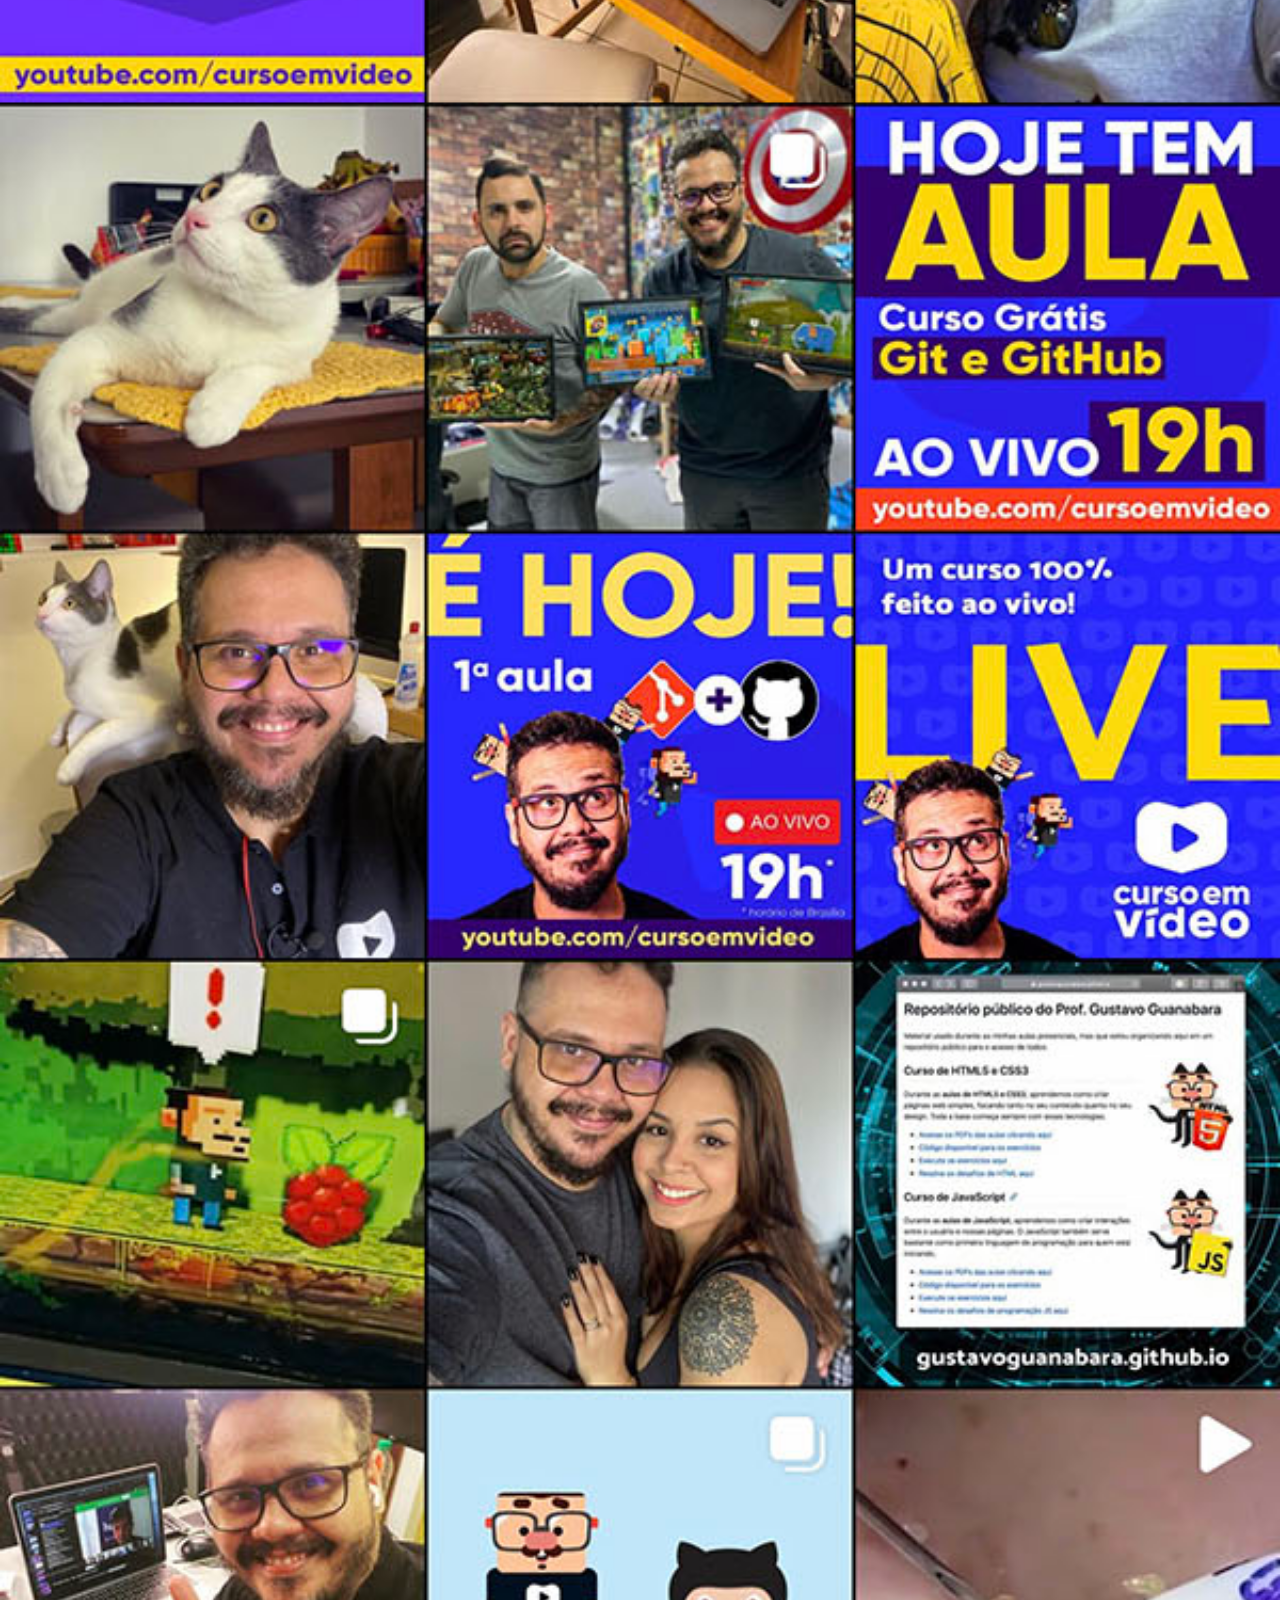
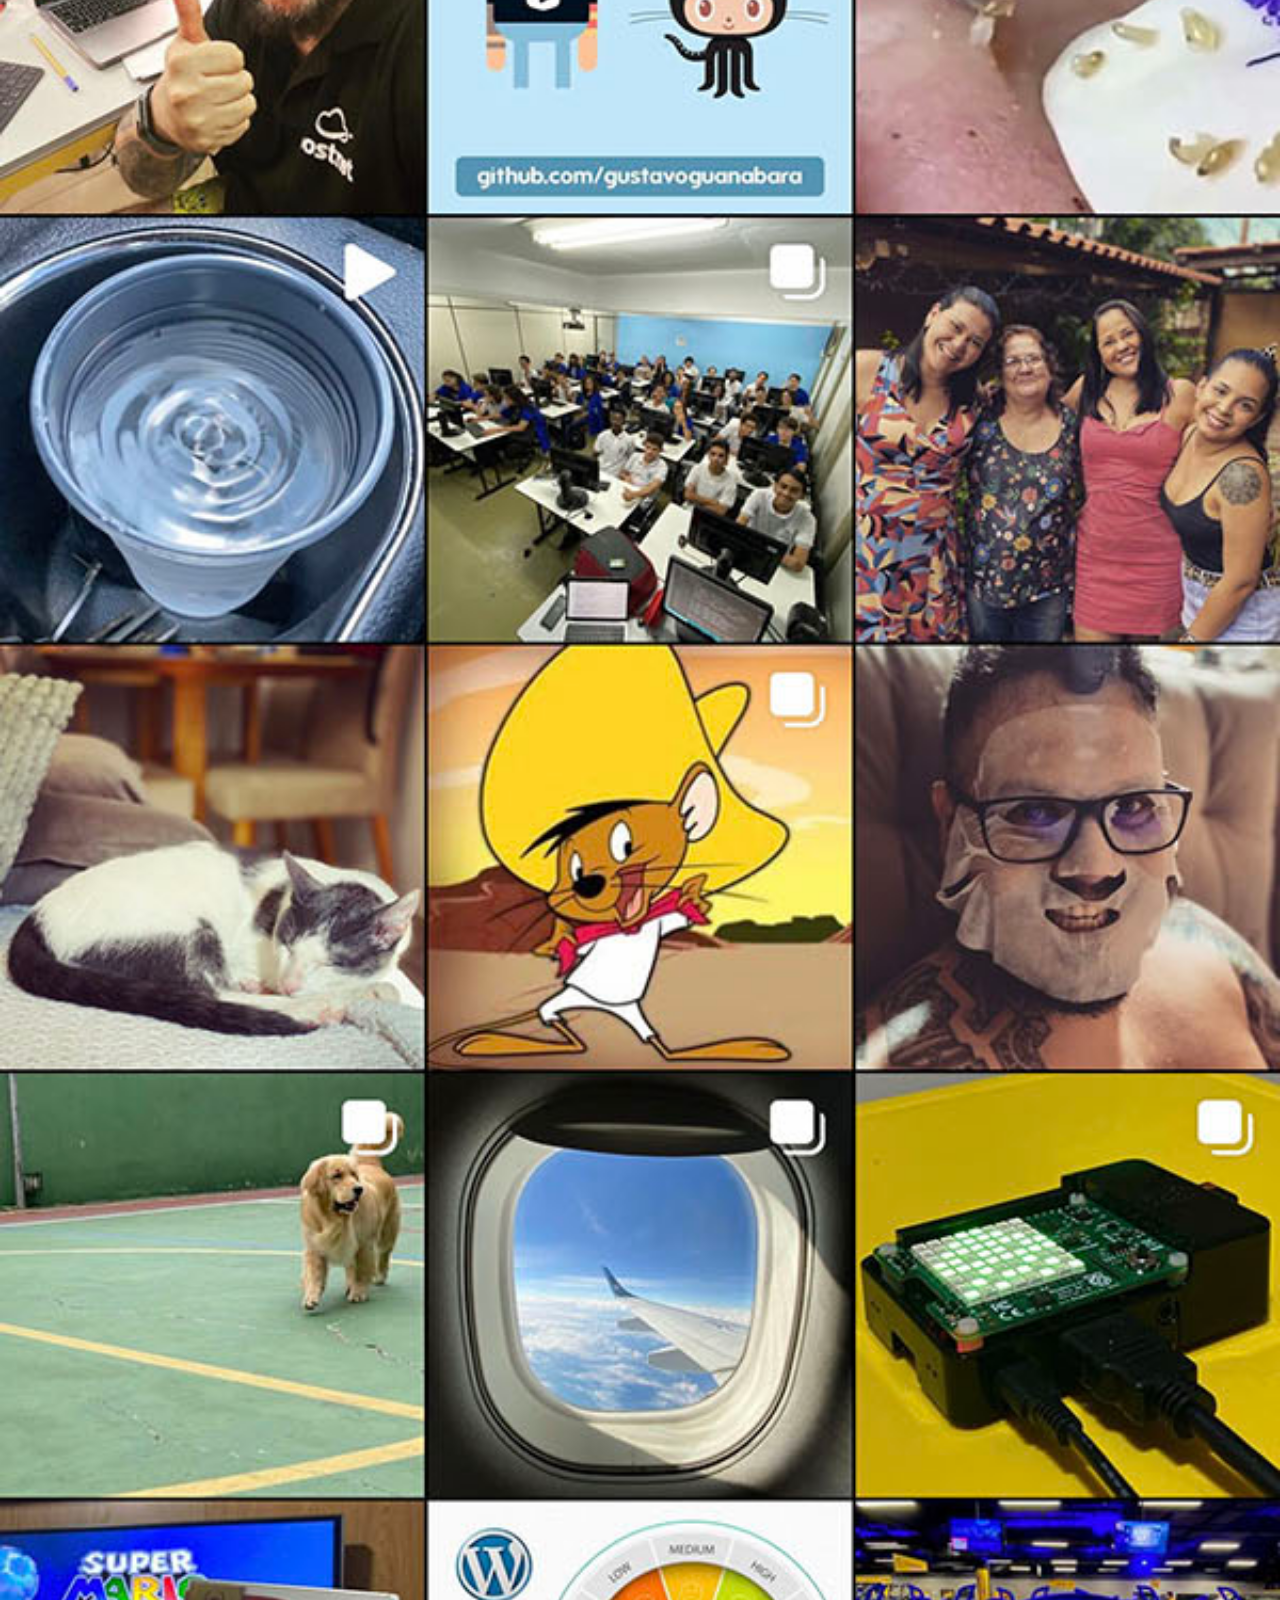
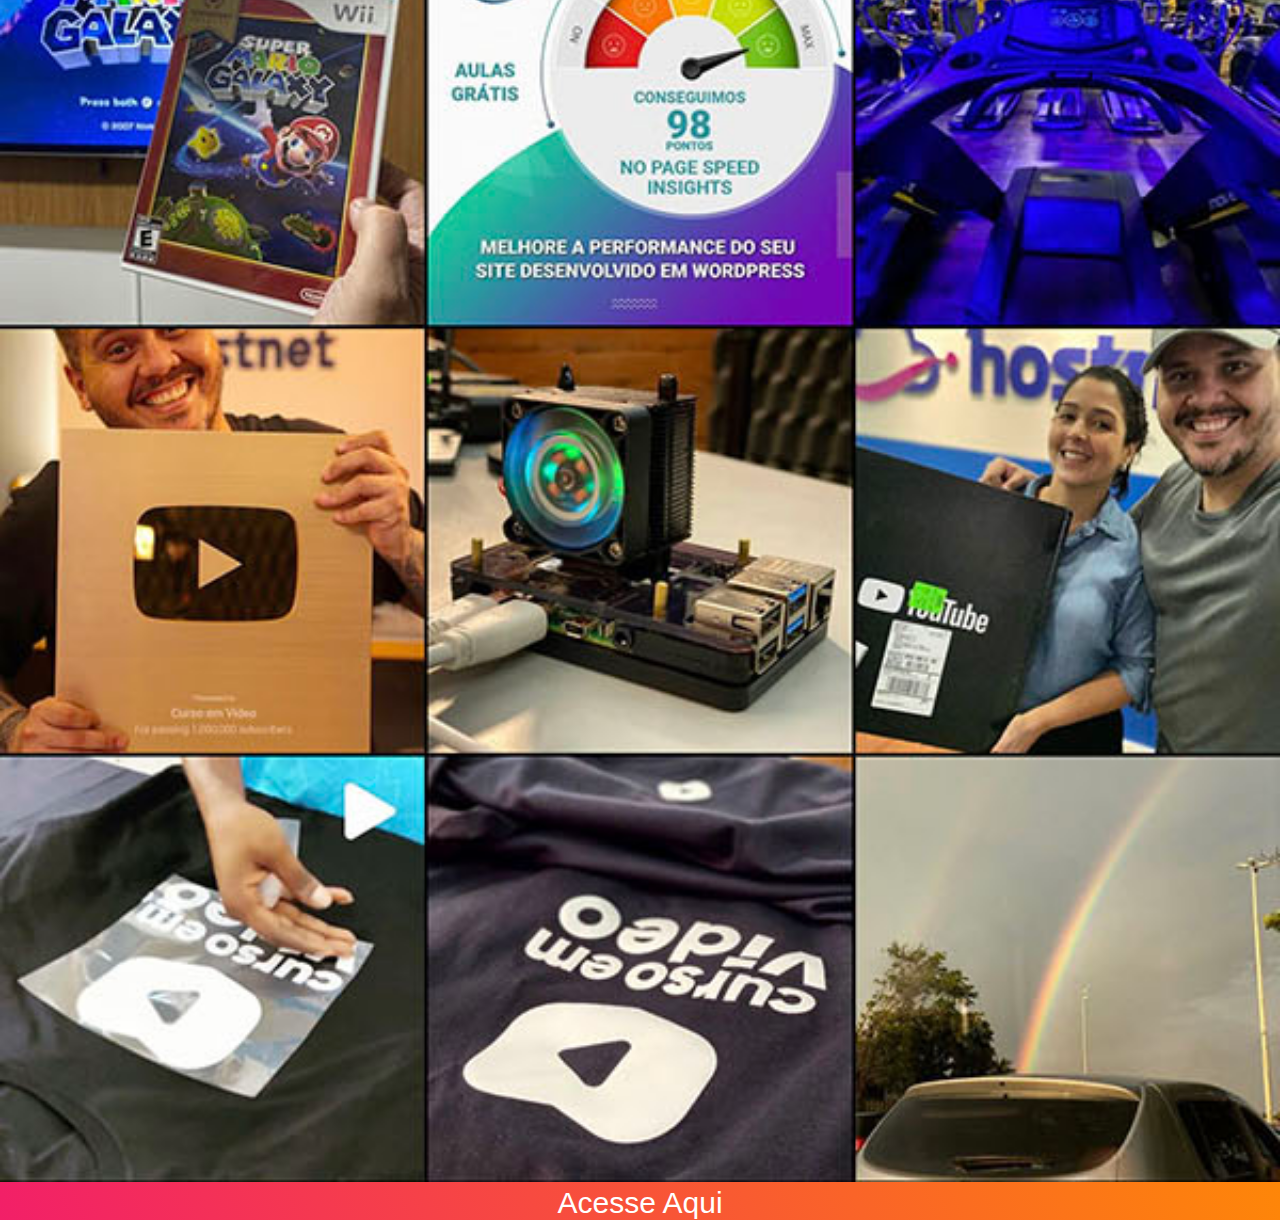
<file: paginas-telas/pag03.html>
<!DOCTYPE html>
<html lang="pt-br">
<head>
    <meta charset="UTF-8">
    <meta name="viewport" content="width=device-width, initial-scale=1.0">
    <title>Document</title>
    <style>
        * {
            margin: 0%;
            padding: 0%;
        }
        img {
            width: 100%;
            height: 100%;
        }
        ::-webkit-scrollbar {
            width: 0px;
            height: 0px;
        }
        div, a  {
            background-image: linear-gradient(68.15deg, #F21F68, #FF8F00, #5A61E8, #C718C7, #F21F68);
            text-decoration: none;
        }
        p {
            font-size: 30px;
            color: white;
            text-align: center;
            font-family: 'Trebuchet MS', 'Lucida Sans Unicode', 'Lucida Grande', 'Lucida Sans', Arial, sans-serif;
        }
        p:hover {
            text-shadow: 0px 0px 20px black;
        }
    </style>
</head>
<body>
    <div>
    <img src="../pacote-d013/imagens/tela-instagram.jpg" alt="telainstagram">

        <a href="https://www.instagram.com/gustavoguanabara/" target="_blank">
            <p>Acesse Aqui</p>
        </a>
    </div>
</body>
</html>
</file>
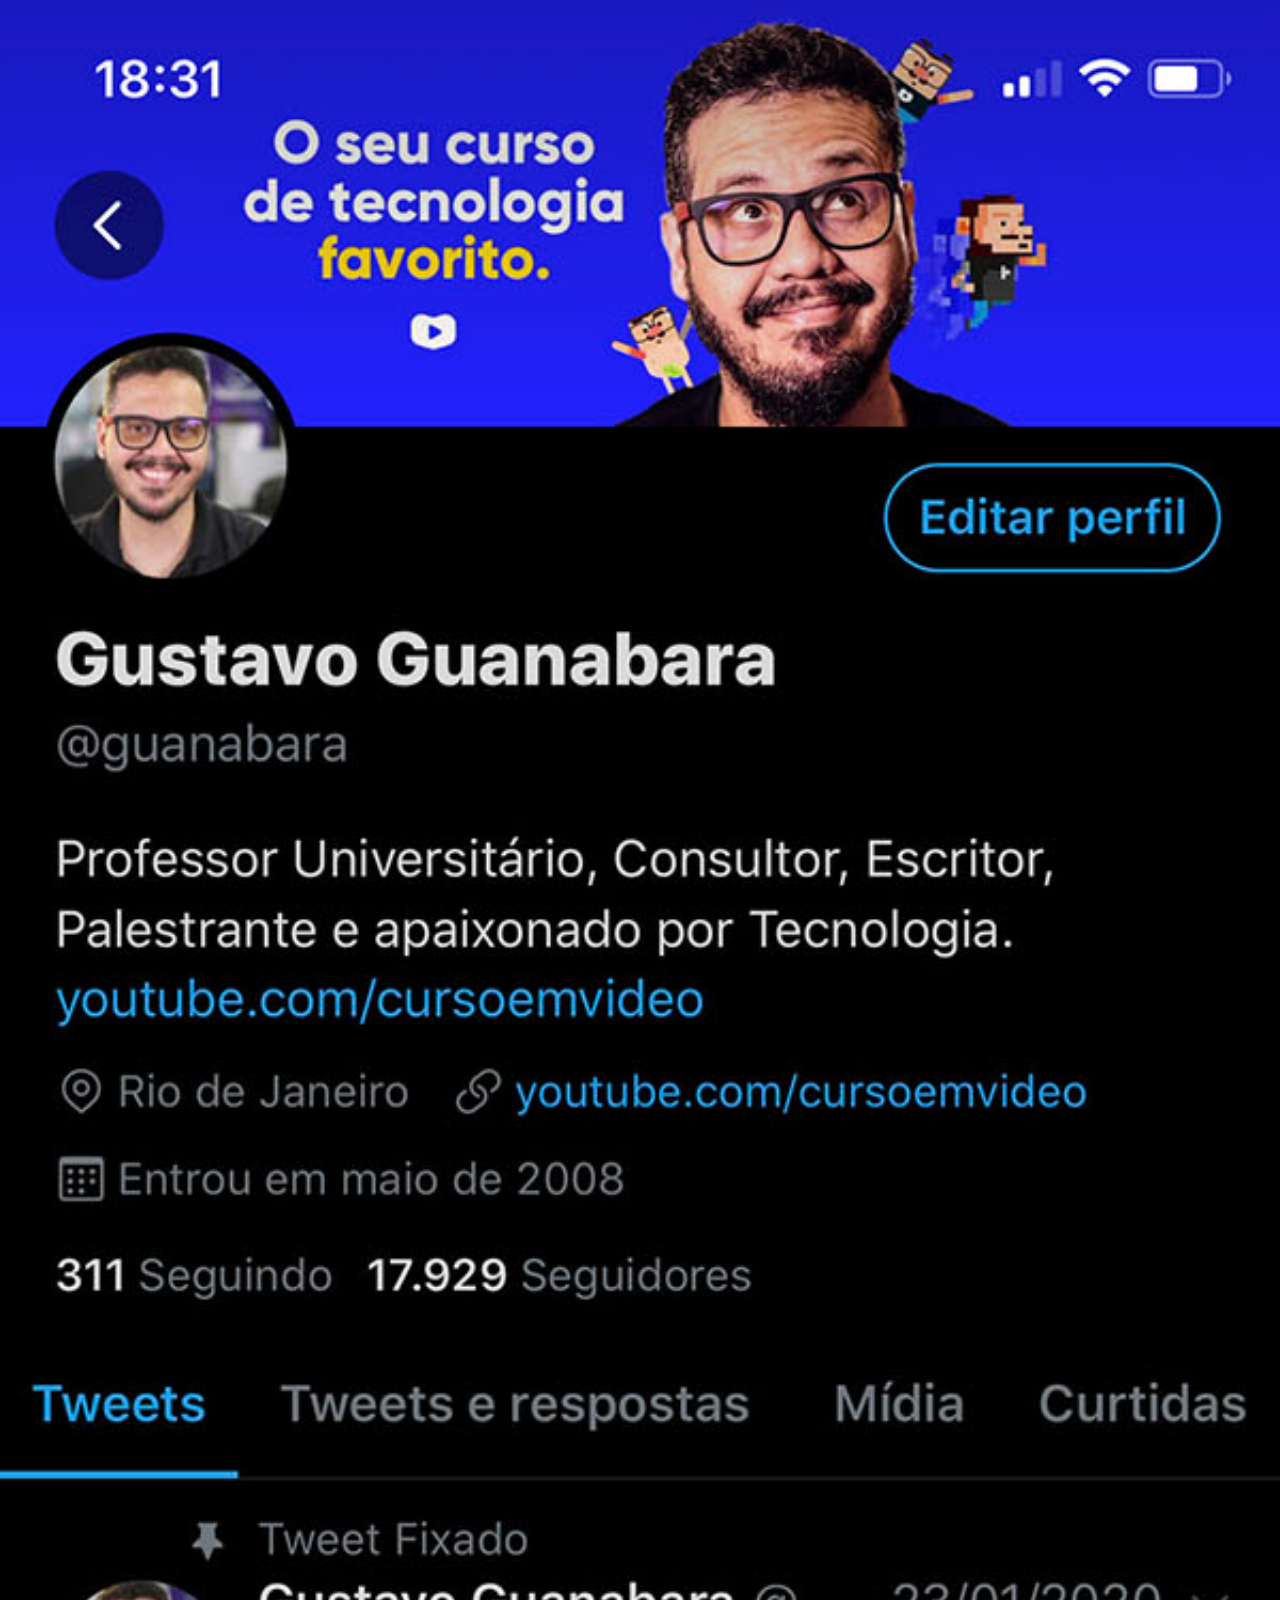
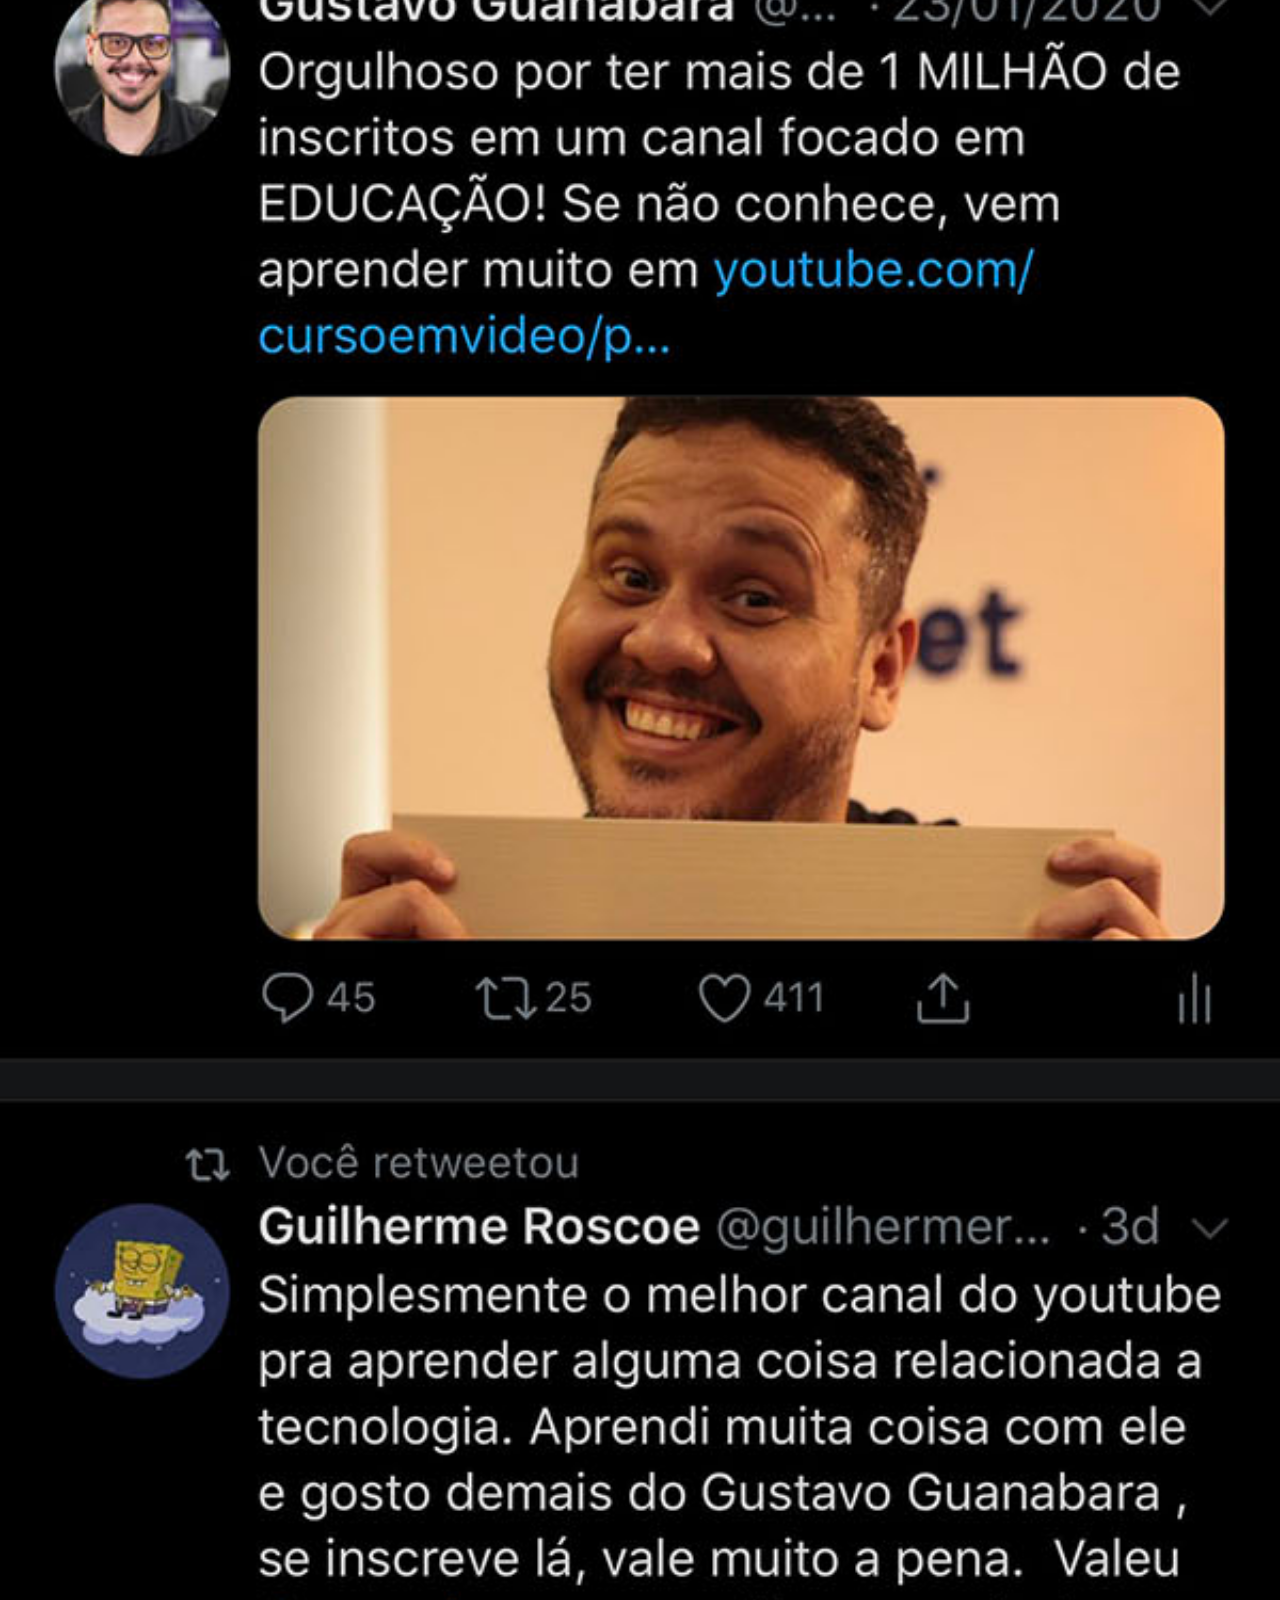
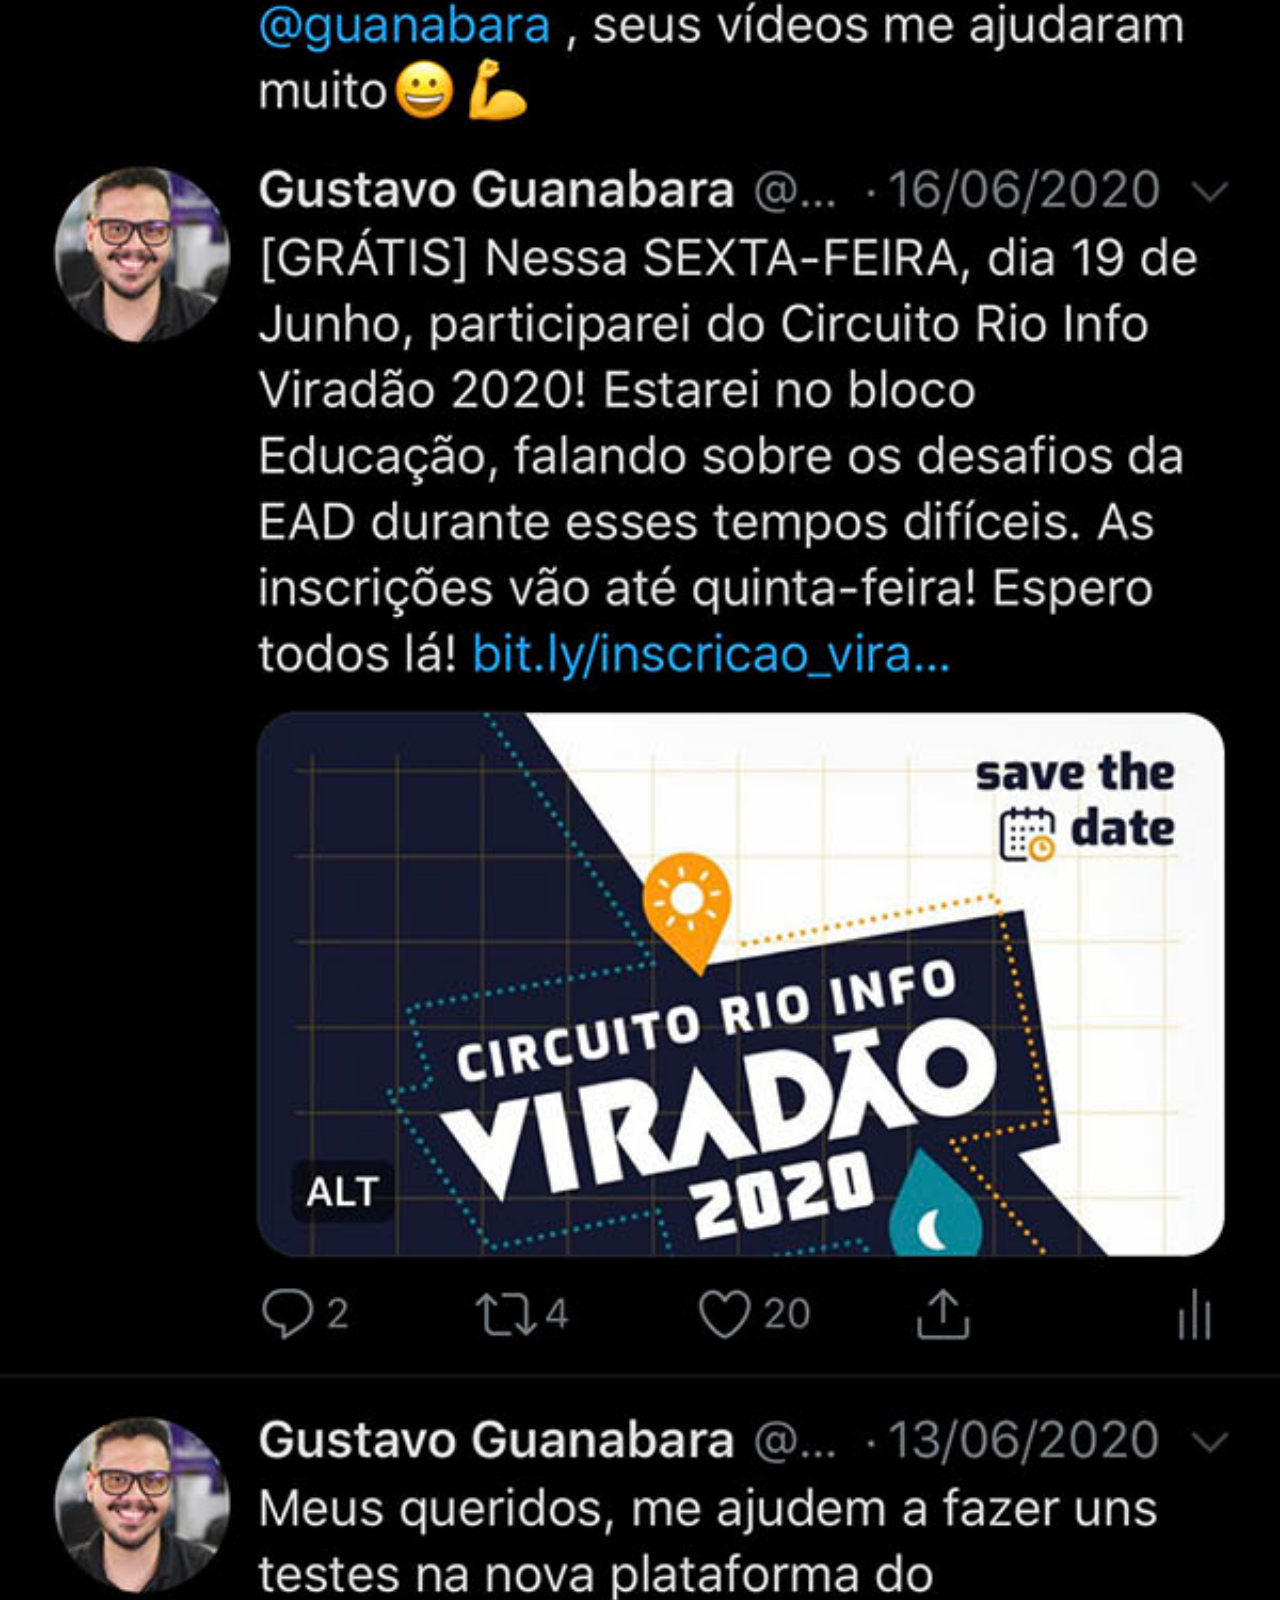
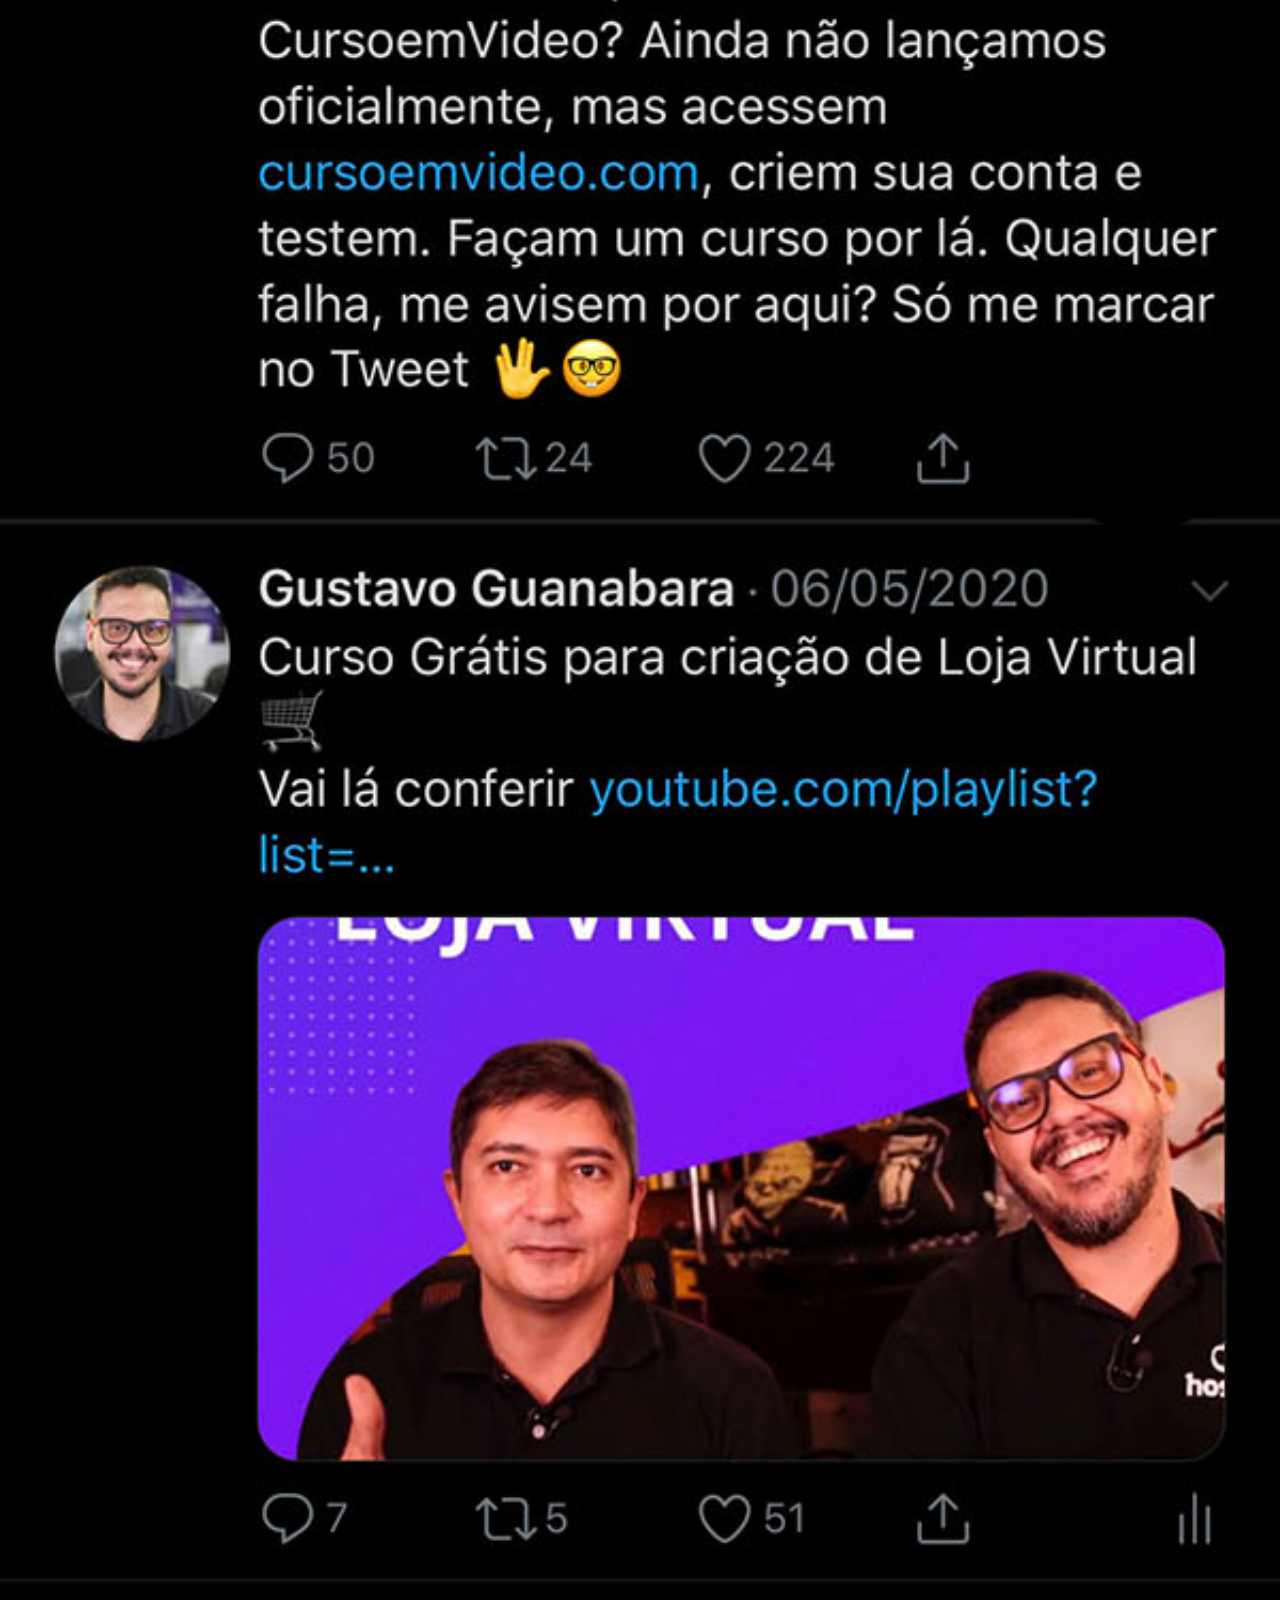
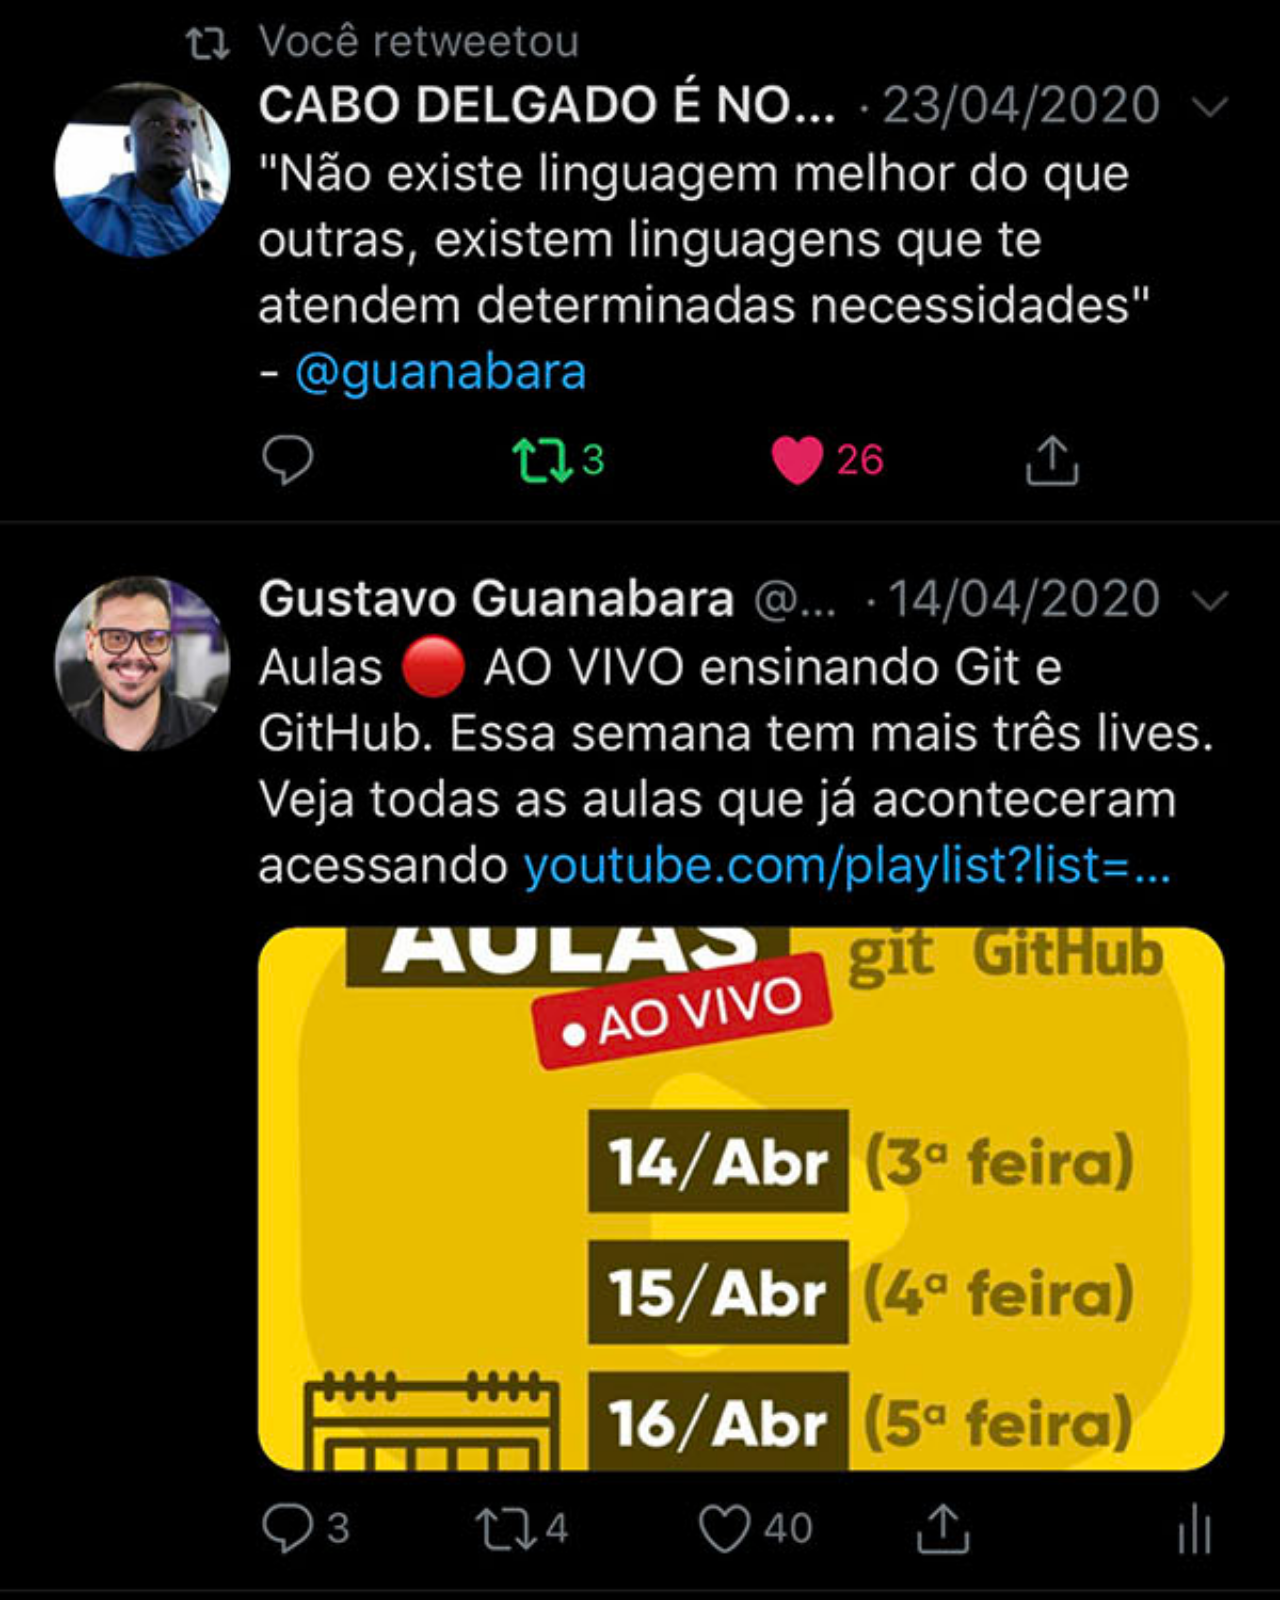
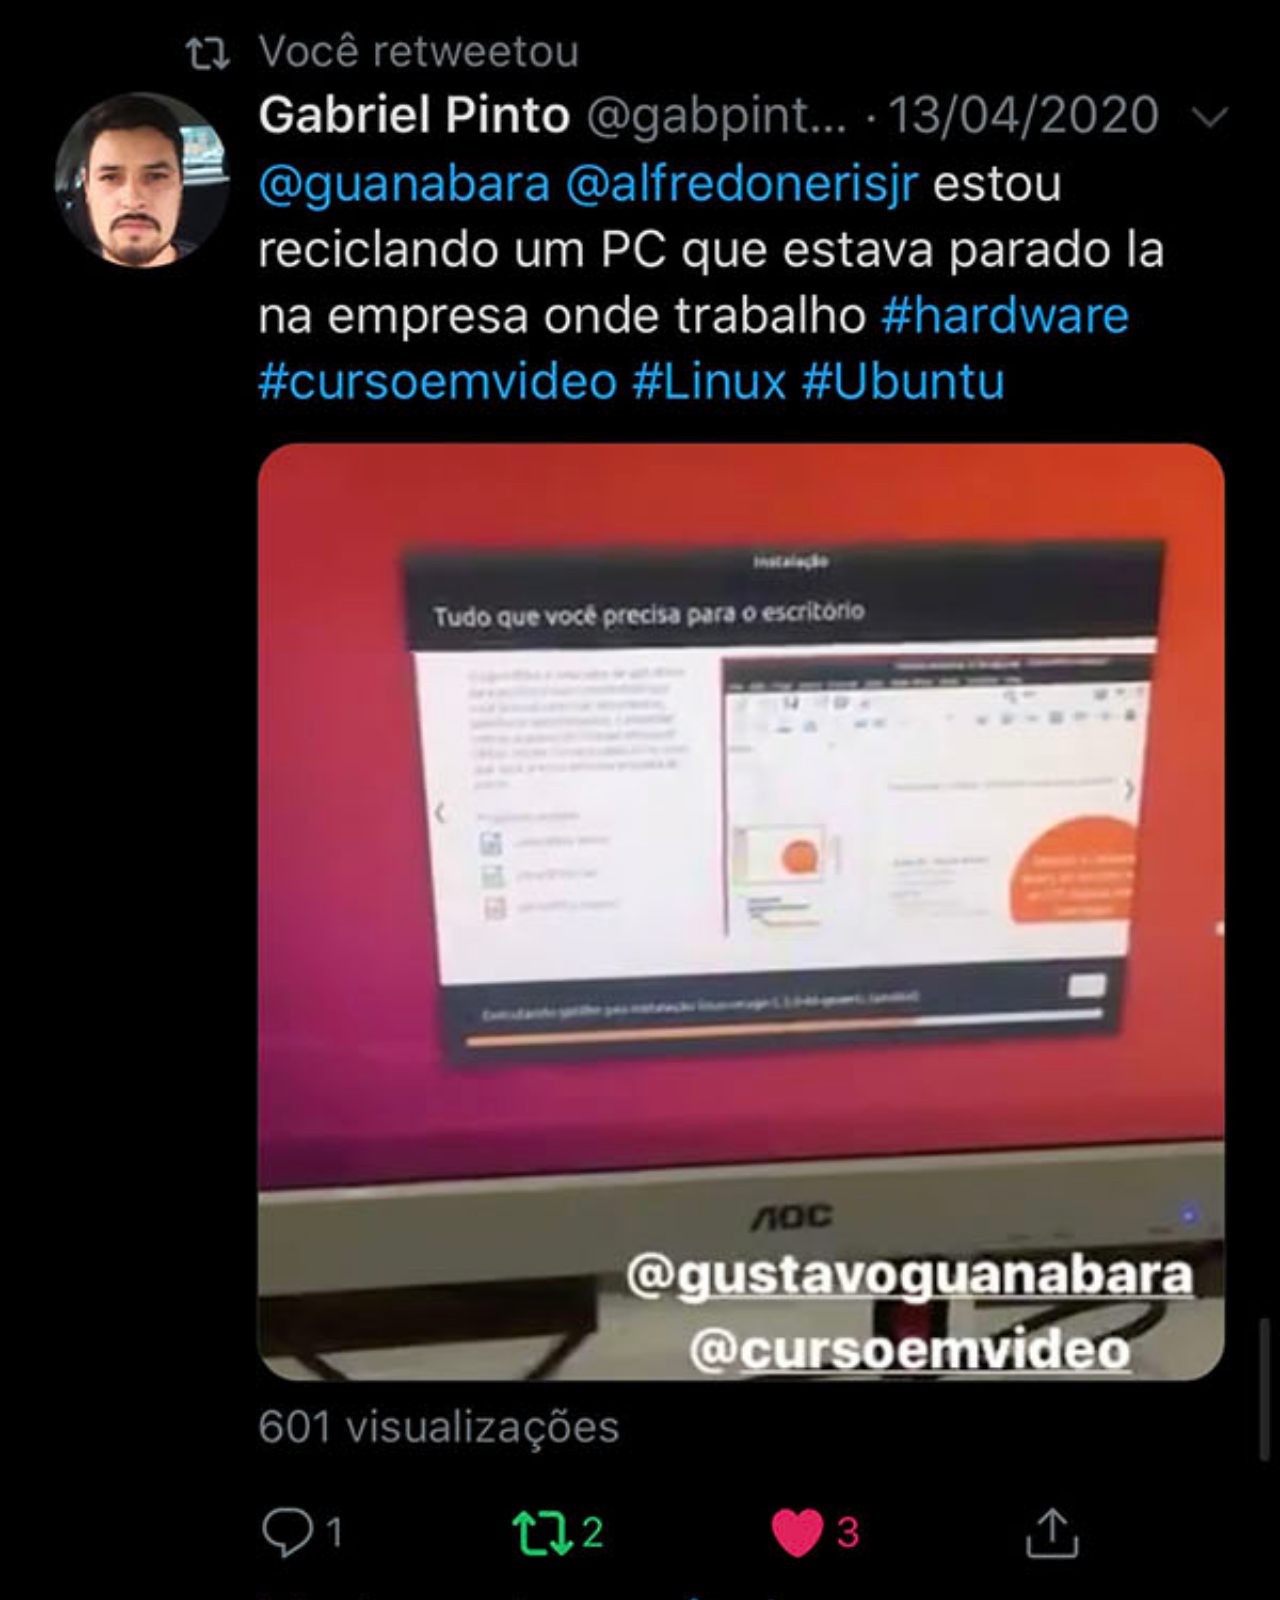
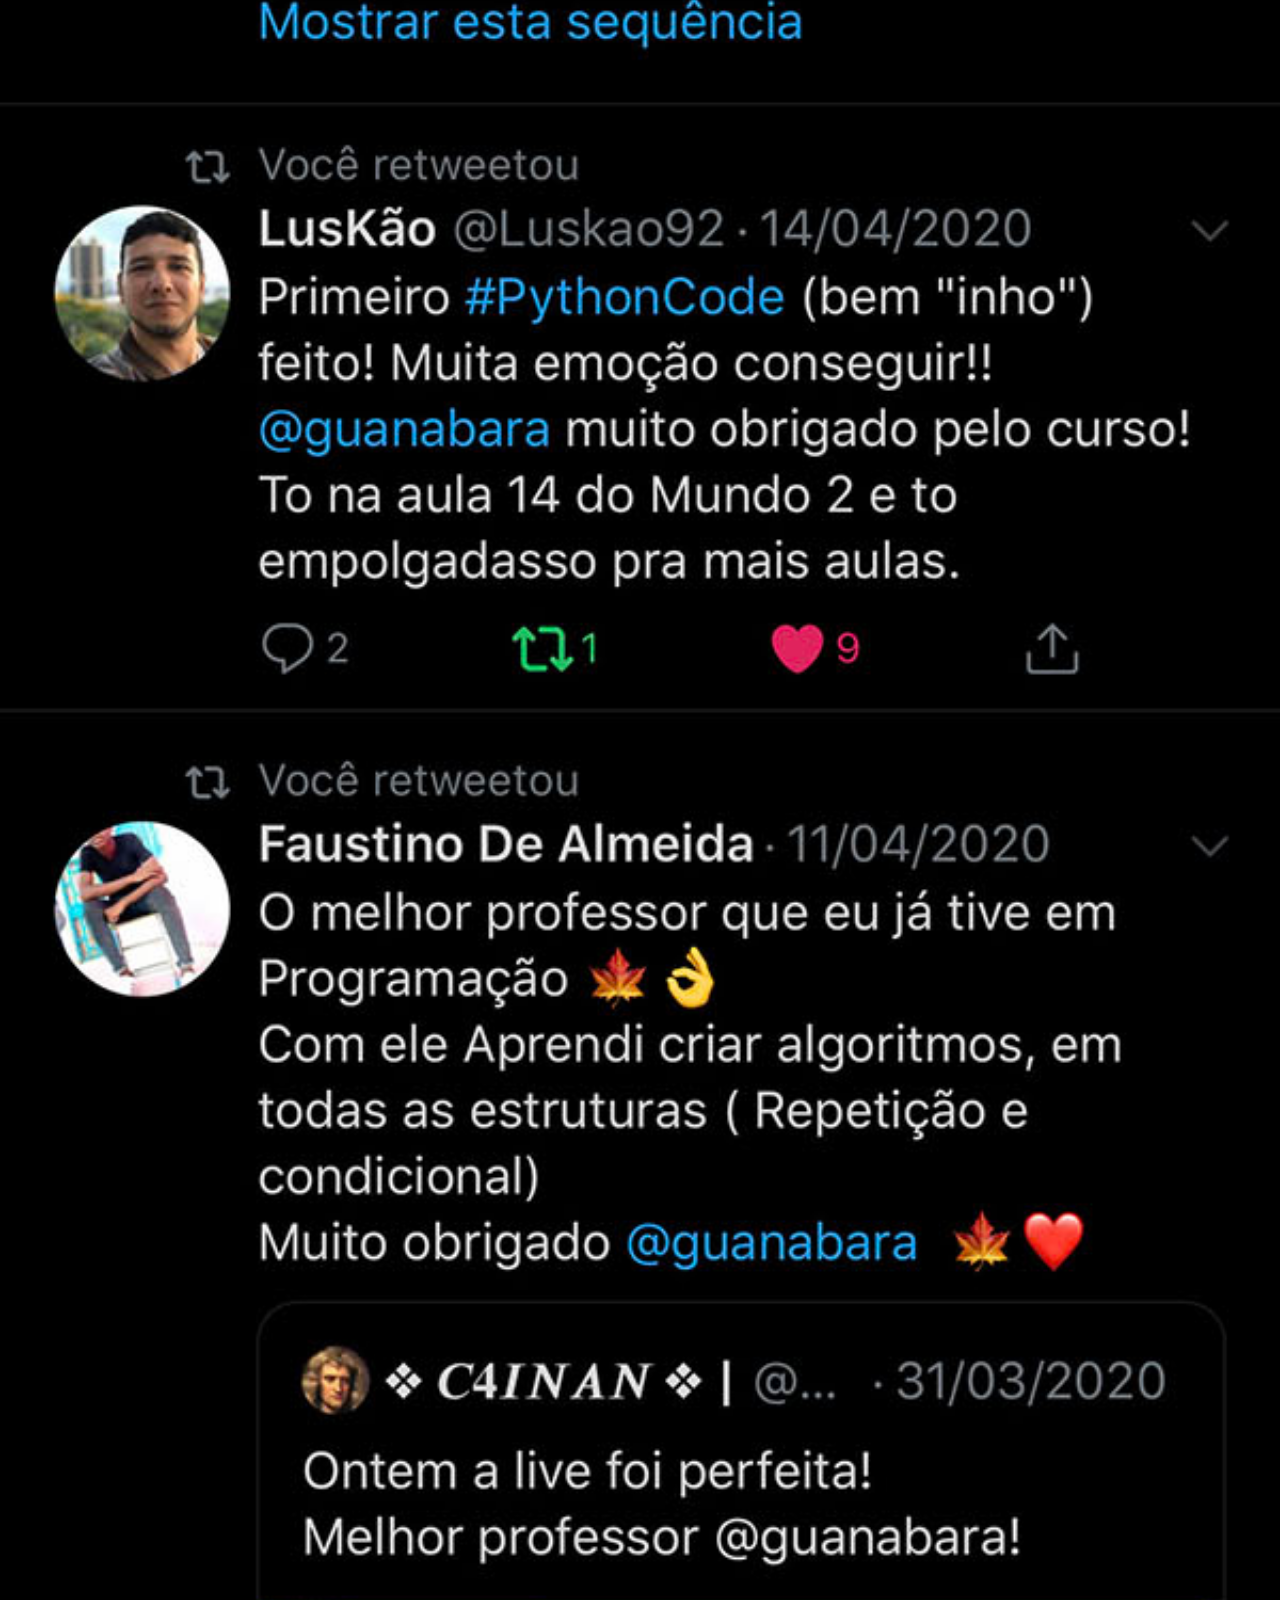
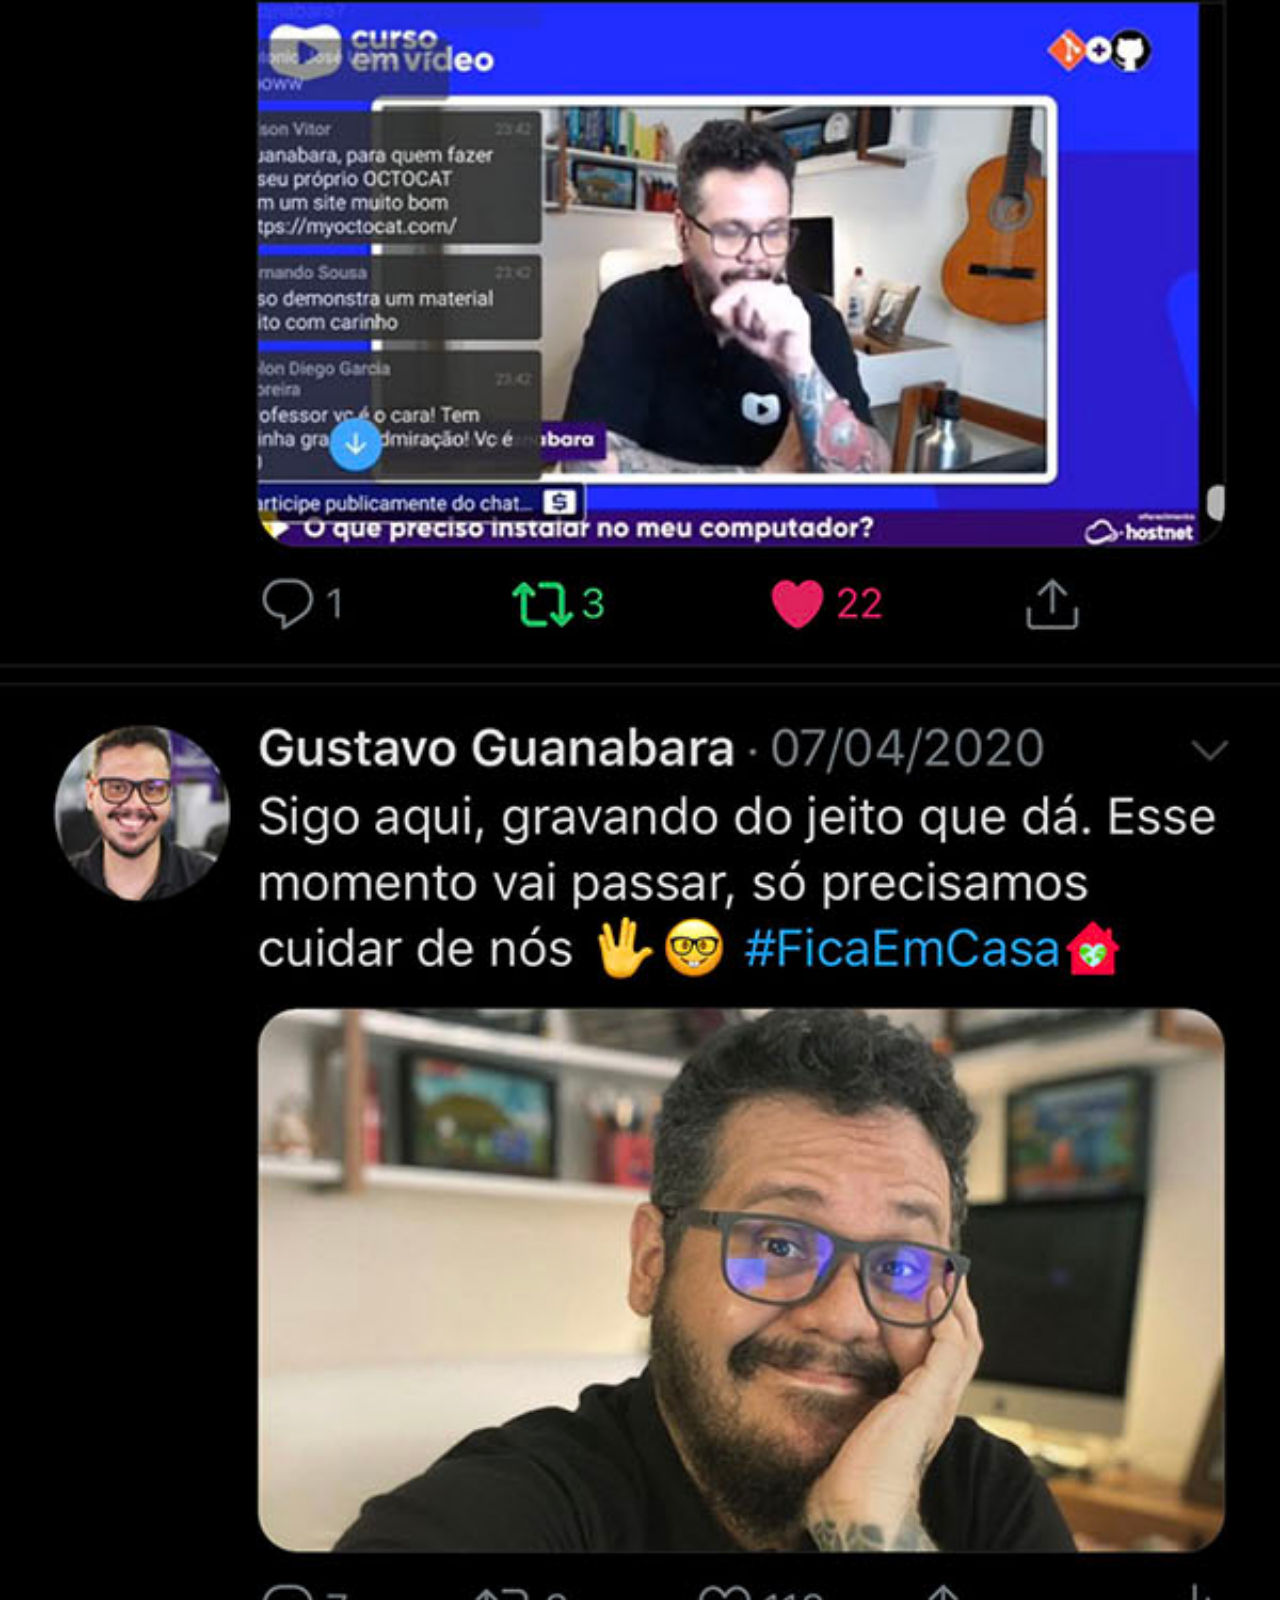
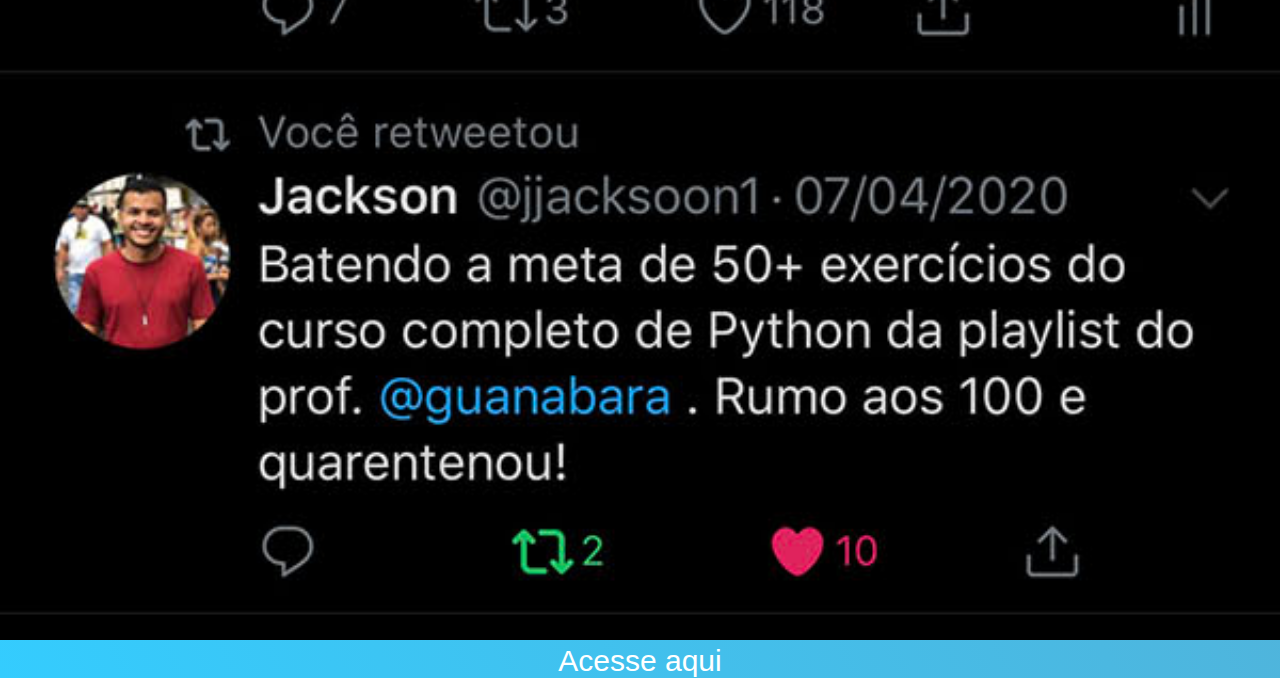
<file: paginas-telas/pag04.html>
<!DOCTYPE html>
<html lang="pt-br">
<head>
    <meta charset="UTF-8">
    <meta name="viewport" content="width=device-width, initial-scale=1.0">
    <title>Document</title>
    <style>
        * {
            margin: 0%;
            padding: 0%;
        }
        img {
            width: 100%;
            height: 100%;
        }
        ::-webkit-scrollbar {
            width: 0px;
            height: 0px;
        }
        div, a  {
            background-image: linear-gradient(68.15deg, #34CCFE, #62A4C4, #559ABB, #BAD6E4);
            text-decoration: none;
        }
        p {
            font-size: 30px;
            color: white;
            text-align: center;
            font-family: 'Trebuchet MS', 'Lucida Sans Unicode', 'Lucida Grande', 'Lucida Sans', Arial, sans-serif;
        }
        p:hover {
            text-shadow: 0px 0px 20px black;
        }
    </style>
    </style>
</head>
<body>
    <div>
    <img src="../pacote-d013/imagens/tela-twitter.jpg" alt="telatwitter">
    <a href="https://twitter.com/guanabara" target="_blank">
        <p>Acesse aqui</p>
    </a>
</div>
</body>
</html>
</file>
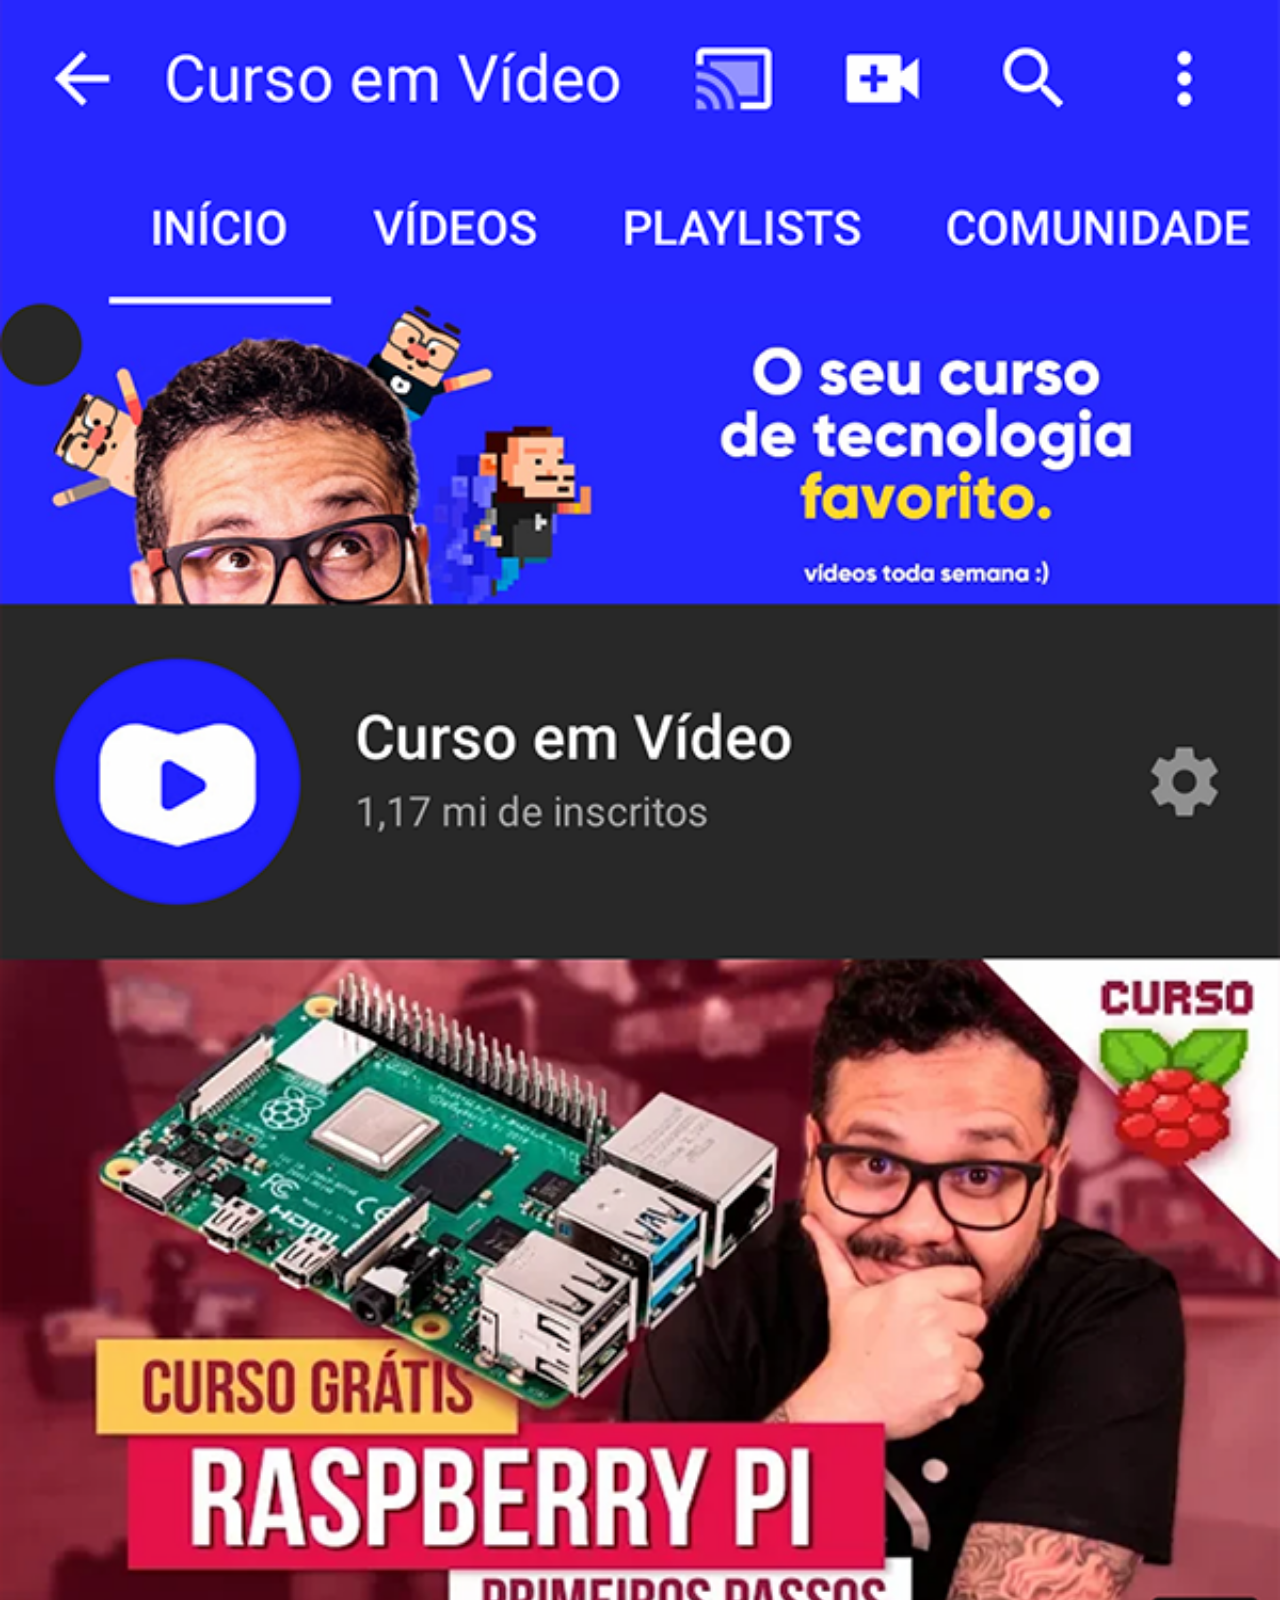
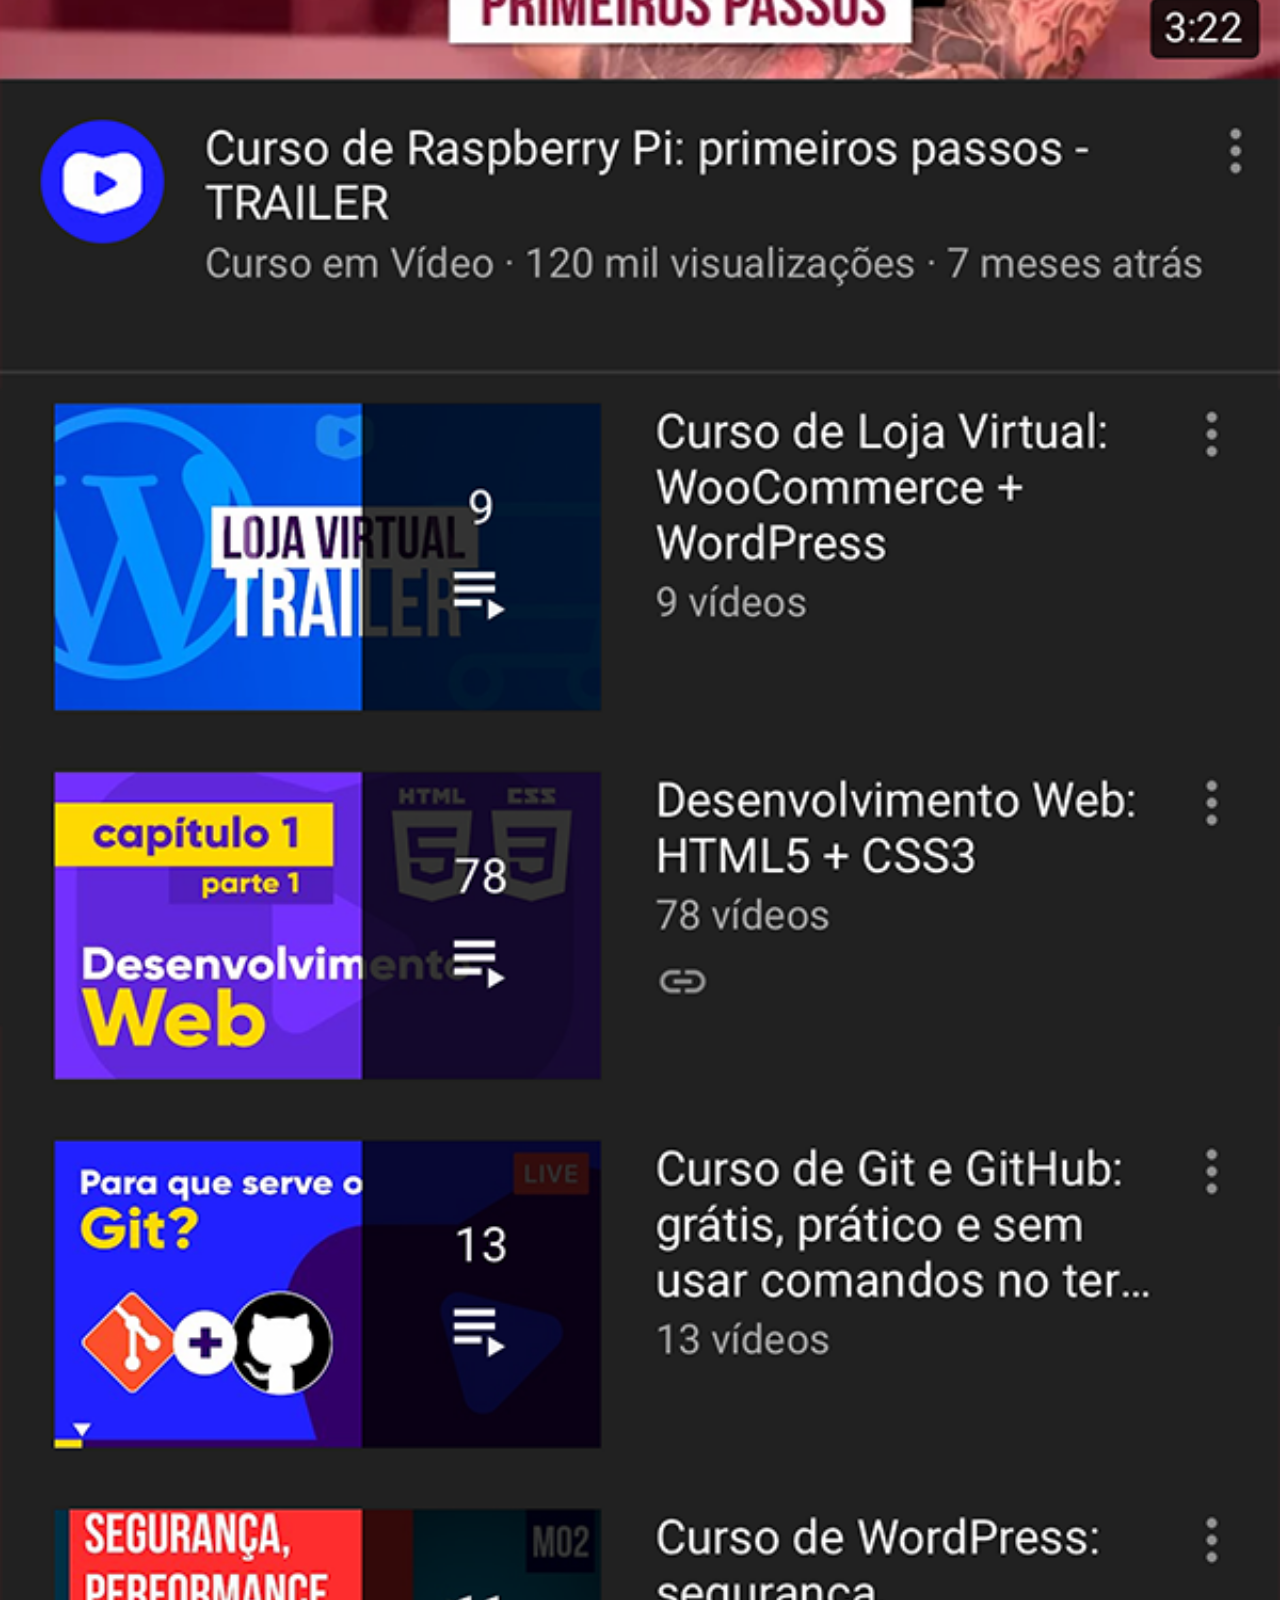
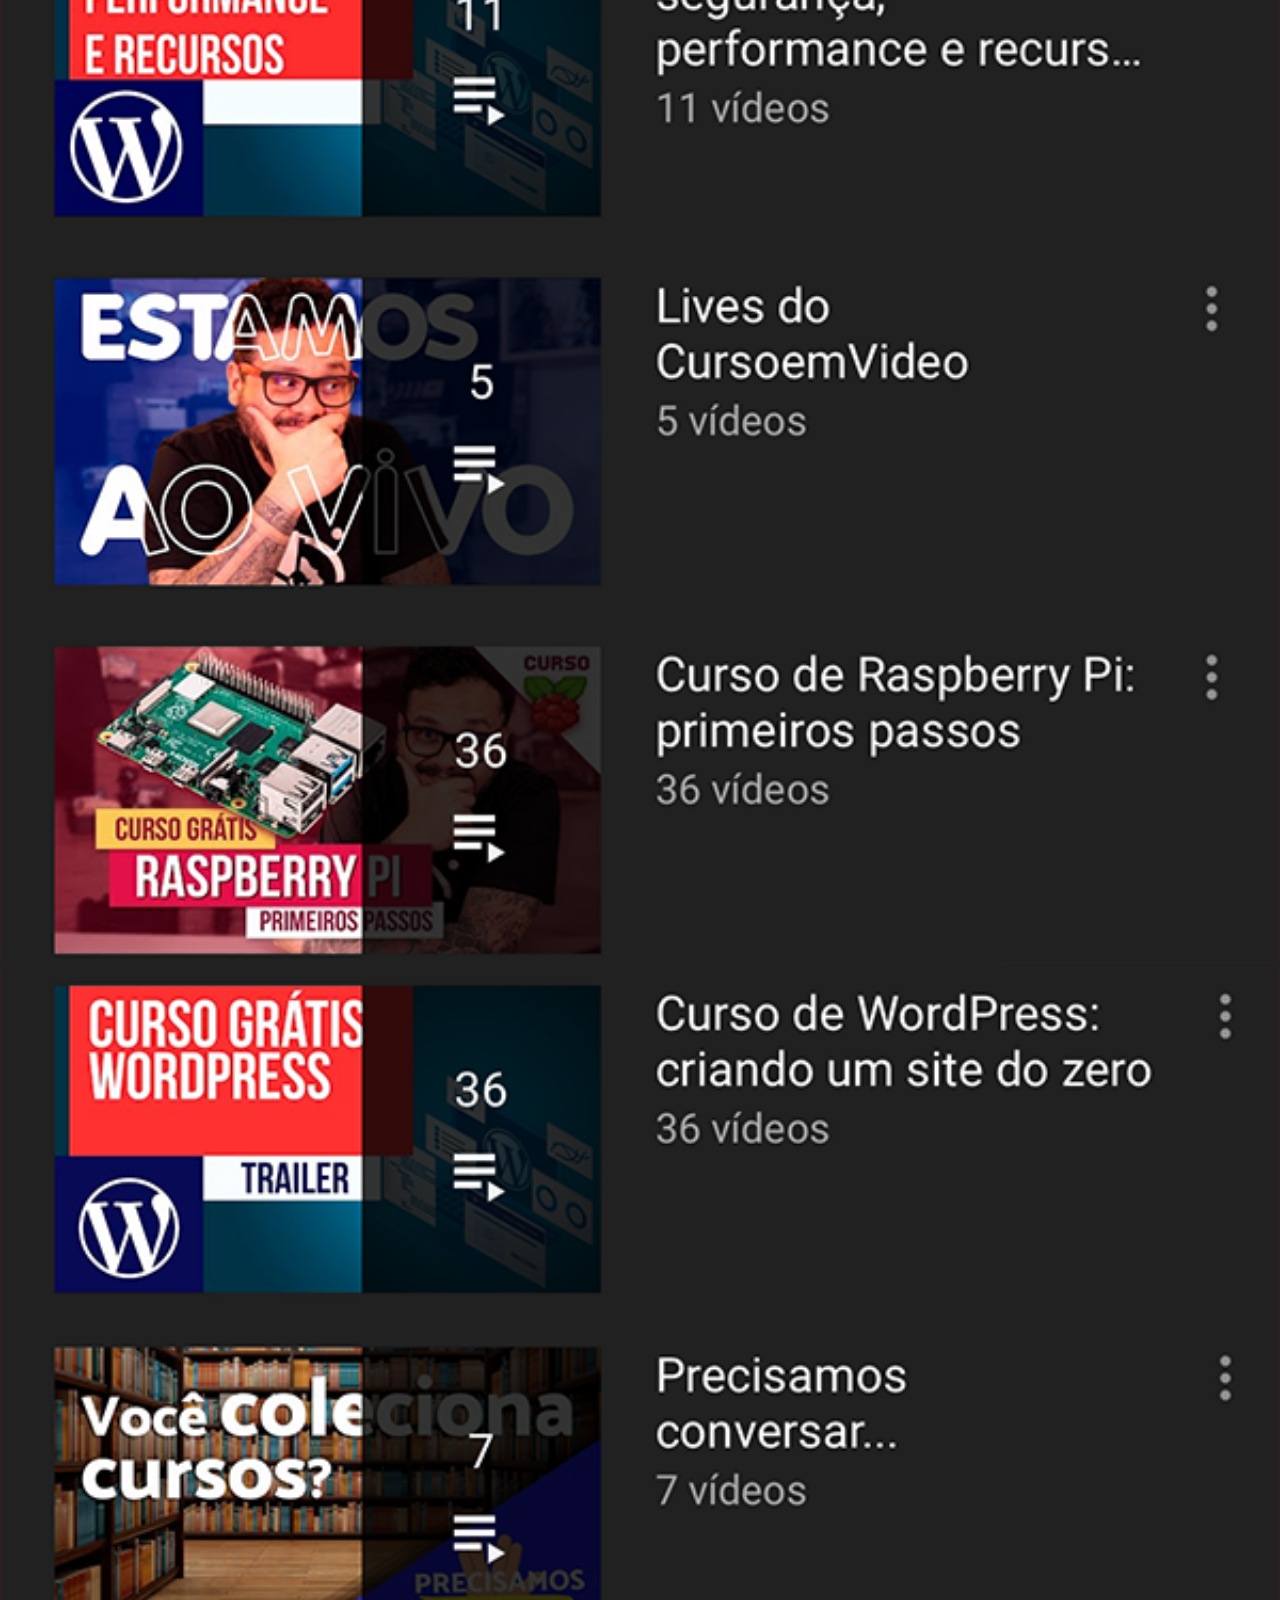
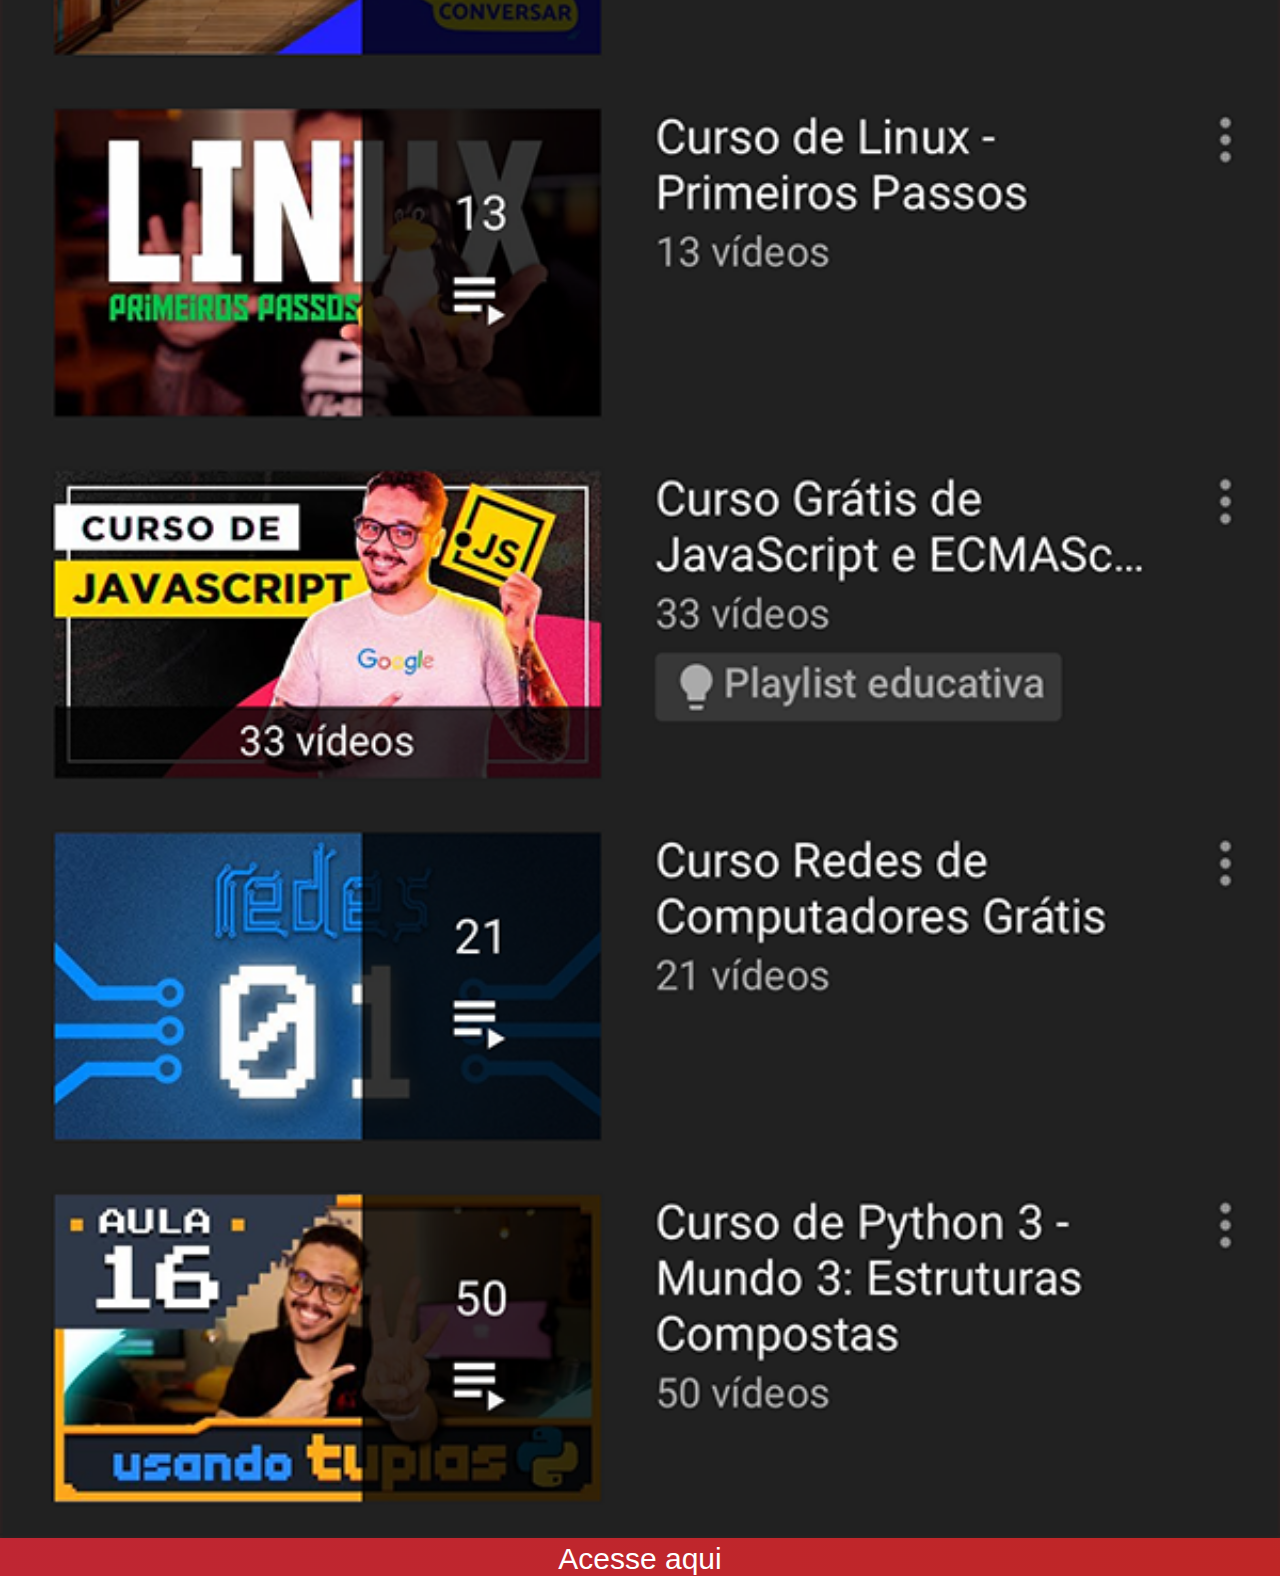
<file: paginas-telas/pag05.html>
<!DOCTYPE html>
<html lang="pt-br">
<head>
    <meta charset="UTF-8">
    <meta name="viewport" content="width=device-width, initial-scale=1.0">
    <title>Document</title>
    <style>
        * {
            margin: 0%;
            padding: 0%;
        }
        img {
            width: 100%;
            height: 100%;
        }
        ::-webkit-scrollbar {
            width: 0px;
            height: 0px;
        }
        div, a  {
            background-image: linear-gradient(68.15deg, #BF2633, #BF2626, #BF344D, #D7D9D8);
            text-decoration: none;
        }
        p {
            font-size: 30px;
            color: white;
            text-align: center;
            font-family: 'Trebuchet MS', 'Lucida Sans Unicode', 'Lucida Grande', 'Lucida Sans', Arial, sans-serif;
        }
        p:hover {
            text-shadow: 0px 0px 20px black;
        }
    </style>
</head>
<body>
    <div>
        <img src="../pacote-d013/imagens/tela-youtube.png" alt="telayoutube">
        <a href="https://www.youtube.com/@CursoemVideo" target="_blank">
            <p>Acesse aqui</p>
        </a>
    </div>
</body>
</html>
</file>
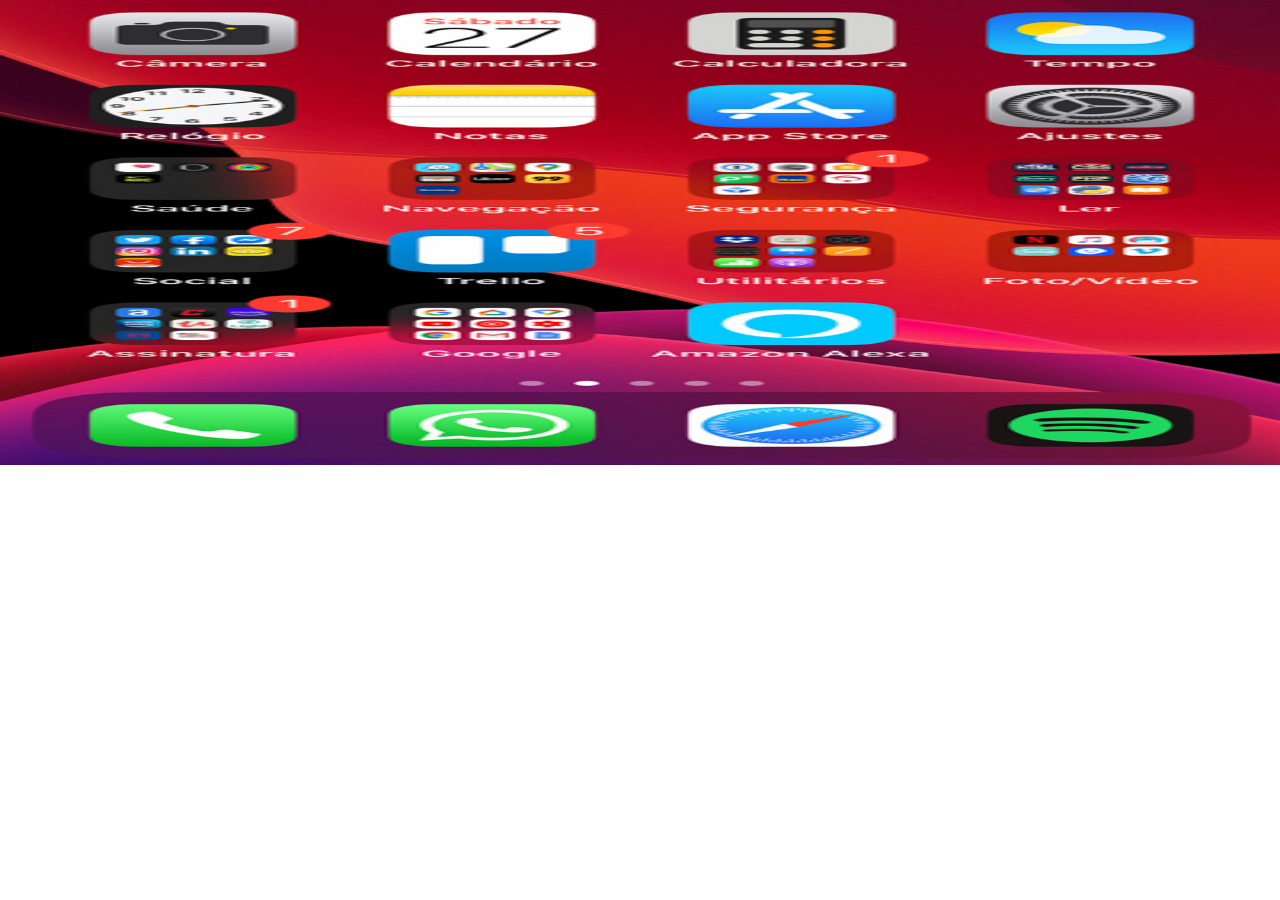
<file: paginas-telas/paghome.html>
<!DOCTYPE html>
<html lang="pt-br">
<head>
    <meta charset="UTF-8">
    <meta name="viewport" content="width=device-width, initial-scale=1.0">
    <title>Document</title>
    <style>
        * {
            margin: 0%;
            padding: 0%;
        }
        img {
            width: 100%;
            height: 465px;
        }
    </style>
</head>
<body>
    <img src="../pacote-d013/imagens/tela-home.jpg" alt="">
</body>
</html>
</file>
<file: styles/style.css>
@charset "UTF-8";

* {
    margin: 0%;
    padding: 0%;
}
html {
    height: 100vh;
    width: 100vw;
}
body {
    background-color: antiquewhite;
}
.fundo {
    background-image: url(../pacote-d013/pexels-oscar-portan-18905695.jpg);
    background-color: rgba(255, 255, 255, 0.342);
    width: 100vw;
    height: 100vh;
    background-size: 100% 100%;
    position: relative;
    background-repeat: no-repeat;
}
.iphone {
    background-image: url(../pacote-d013/imagens/frame-iphone.png);
    max-width: 295px;
    min-width: 295px; /*usando 'max-min' deixa o celular fixado nesse tamanho*/
    max-height: 602px;
    min-height: 602px;
    background-size: 100% 100%; /*deixa a imagem aparecendo 100% dentro da largura e altura que você configurou*/
    background-repeat: no-repeat;
    position: absolute;
    left: 50%;
    top: 50%;
    transform: translate(-50%, -50%);
}
iframe {
    width: 260px;
    height: 470px;
    background-size: cover;
    position: absolute;
    left: 52%;
    top: 50%;
    border-radius: 10px 10px 10px 10px;
    transform: translate(-52%, -50%);
}
.logofacebook {
    display: block;
    background-image: url(../pacote-d013/imagens/logo-facebook.jpg);
    max-width: 100px;
    min-width: 100px; /*usando 'max-min' deixa o celular fixado nesse tamanho*/
    max-height: 100px;
    min-height: 100px;
    background-size: 100% 100%; 
    border-radius: 180%;
    
    position: absolute;
    left: 90%;
    top: 5%;
    transition: 0.5s;
}
.logogithub {
    display: block;
    background-image: url(../pacote-d013/imagens/logo-github.jpg);
    max-width: 100px;
    min-width: 100px; /*usando 'max-min' deixa o celular fixado nesse tamanho*/
    max-height: 100px;
    min-height: 100px;
    background-size: 100% 100%; 
    border-radius: 180%;
    
    position: absolute;
    left: 90%;
    top: 20%;
    transition: 0.5s;
}
.logoinstagram {
    display: block;
    background-image: url(../pacote-d013/imagens/logo-instagram.jpg);
    max-width: 100px;
    min-width: 100px; /*usando 'max-min' deixa o celular fixado nesse tamanho*/
    max-height: 100px;
    min-height: 100px;
    background-size: 100% 100%; 
    border-radius: 180%;
    
    position: absolute;
    left: 90%;
    top: 35%;
    transition: 0.5s;
}
.logotwitter {
    display: block;
    background-image: url(../pacote-d013/imagens/logo-twitter.jpg);
    max-width: 100px;
    min-width: 100px; /*usando 'max-min' deixa o celular fixado nesse tamanho*/
    max-height: 100px;
    min-height: 100px;
    background-size: 100% 100%; 
    border-radius: 180%;
    
    position: absolute;
    left: 90%;
    top: 50%;
    transition: 0.5s;
}
.logoyoutube {
    display: block;
    background-image: url(../pacote-d013/imagens/logo-youtube.jpg);
    max-width: 100px;
    min-width: 100px;
    max-height: 100px;
    min-height: 100px;
    background-size: 100% 100%; 
    border-radius: 180%;
    
    position: absolute;
    left: 90%;
    top: 65%;
    transition: 0.5s;
}

.home {
    display: block;
    background-image: url(../pacote-d013/imagens/logo-home.jpg);
    max-width: 100px;
    min-width: 100px;
    max-height: 100px;
    min-height: 100px;
    background-size: 100% 100%; 
    border-radius: 180%;
    
    position: absolute;
    left: 90%;
    top: 80%;
    transition: 0.5s;
}
div:hover {
    padding: 5px;
    transition: 0.5s;
    box-shadow: 0px 0px 20px 4px black;
}
</file>
<file: styles/media.css>
@media screen and (max-width: 1200px) {
    
    .logofacebook {
        display: inline;
        background-image: url(../pacote-d013/imagens/logo-facebook.jpg);
        max-width: 100px;
        min-width: 100px; /*usando 'max-min' deixa o celular fixado nesse tamanho*/
        max-height: 100px;
        min-height: 100px;
        background-size: 100% 100%; 
        border-radius: 180%;
        
        position: absolute;
        left: 70%;
        top: 25%;
        transition: 0.5s;
    }
    .logogithub {
        display: inline;
        background-image: url(../pacote-d013/imagens/logo-github.jpg);
        max-width: 100px;
        min-width: 100px; /*usando 'max-min' deixa o celular fixado nesse tamanho*/
        max-height: 100px;
        min-height: 100px;
        background-size: 100% 100%; 
        border-radius: 180%;
        
        position: absolute;
        left: 85%;
        top: 25%;
        transition: 0.5s;
    }
    .logoinstagram {
        display: inline;
        background-image: url(../pacote-d013/imagens/logo-instagram.jpg);
        max-width: 100px;
        min-width: 100px; /*usando 'max-min' deixa o celular fixado nesse tamanho*/
        max-height: 100px;
        min-height: 100px;
        background-size: 100% 100%; 
        border-radius: 180%;
        
        position: absolute;
        left: 85%;
        top: 45%;
        transition: 0.5s;
    }
    .logotwitter {
        display: inline;
        background-image: url(../pacote-d013/imagens/logo-twitter.jpg);
        max-width: 100px;
        min-width: 100px; /*usando 'max-min' deixa o celular fixado nesse tamanho*/
        max-height: 100px;
        min-height: 100px;
        background-size: 100% 100%; 
        border-radius: 180%;
        
        position: absolute;
        left: 70%;
        top: 45%;
        transition: 0.5s;
    }
    .logoyoutube {
        display: inline;
        background-image: url(../pacote-d013/imagens/logo-youtube.jpg);
        max-width: 100px;
        min-width: 100px;
        max-height: 100px;
        min-height: 100px;
        background-size: 100% 100%; 
        border-radius: 180%;
        
        position: absolute;
        left: 85%;
        top: 65%;
        transition: 0.5s;
    }
    
    .home {    
        display: inline;
        background-image: url(../pacote-d013/imagens/logo-home.jpg);
        max-width: 100px;
        min-width: 100px;
        max-height: 100px;
        min-height: 100px;
        background-size: 100% 100%;
        border-radius: 180%;
        position: absolute;
        left: 70%;
        top: 65%;
        transition: 0.5s;
    }
}
</file>
<file: styles/mediapq.css>
@media screen and (max-width: 900px) {

    
    .logofacebook {
        background-image: url(../pacote-d013/imagens/logo-facebook.jpg);
        border-radius: 180%;
        
        position: absolute;
        left: 81%;
        top: 25%;
        transition: 0.5s;
    }
    .logogithub {
        background-image: url(../pacote-d013/imagens/logo-github.jpg);
        border-radius: 180%;
        
        position: absolute;
        left: 3%;
        top: 25%;
        transition: 0.5s;
    }
    .logoinstagram {
        background-image: url(../pacote-d013/imagens/logo-instagram.jpg);
        border-radius: 180%;
        
        position: absolute;
        left: 3%;
        top: 45%;
        transition: 0.5s;
    }
    .logotwitter {
        background-image: url(../pacote-d013/imagens/logo-twitter.jpg);
        border-radius: 180%;
        
        position: absolute;
        left: 81%;
        top: 45%;
        transition: 0.5s;
    }
    .logoyoutube {
        background-image: url(../pacote-d013/imagens/logo-youtube.jpg);
        border-radius: 180%;
        
        position: absolute;
        left: 3%;
        top: 65%;
        transition: 0.5s;
    }
    
    .home {    
        background-image: url(../pacote-d013/imagens/logo-home.jpg);
        border-radius: 180%;
        
        position: absolute;
        left: 81%;
        top: 65%;
        transition: 0.5s;
    }
}
</file>
<file: styles/mediacel.css>
@media screen and (max-width: 600px) {
    
    .logofacebook {
        background-image: url(../pacote-d013/imagens/logo-facebook.jpg);
        border-radius: 180%;
        min-width: 80px;
        min-height: 80px;
        
        position: absolute;
        left: 81%;
        top: 25%;
        transition: 0.5s;
    }
    .logogithub {
        background-image: url(../pacote-d013/imagens/logo-github.jpg);
        border-radius: 180%;
        min-width: 80px;
        min-height: 80px;
        
        position: absolute;
        left: 3%;
        top: 25%;
        transition: 0.5s;
    }
    .logoinstagram {
        background-image: url(../pacote-d013/imagens/logo-instagram.jpg);
        border-radius: 180%;
        min-width: 80px;
        min-height: 80px;
        
        position: absolute;
        left: 3%;
        top: 45%;
        transition: 0.5s;
    }
    .logotwitter {
        background-image: url(../pacote-d013/imagens/logo-twitter.jpg);
        border-radius: 180%;
        min-width: 80px;
        min-height: 80px;
        
        position: absolute;
        left: 81%;
        top: 45%;
        transition: 0.5s;
    }
    .logoyoutube {
        background-image: url(../pacote-d013/imagens/logo-youtube.jpg);
        border-radius: 180%;
        min-width: 80px;
        min-height: 80px;
        
        position: absolute;
        left: 3%;
        top: 65%;
        transition: 0.5s;
    }
    
    .home {    
        background-image: url(../pacote-d013/imagens/logo-home.jpg);
        border-radius: 180%;
        min-width: 80px;
        min-height: 80px;
        
        position: absolute;
        left: 81%;
        top: 65%;
        transition: 0.5s;
    }
}
</file>
